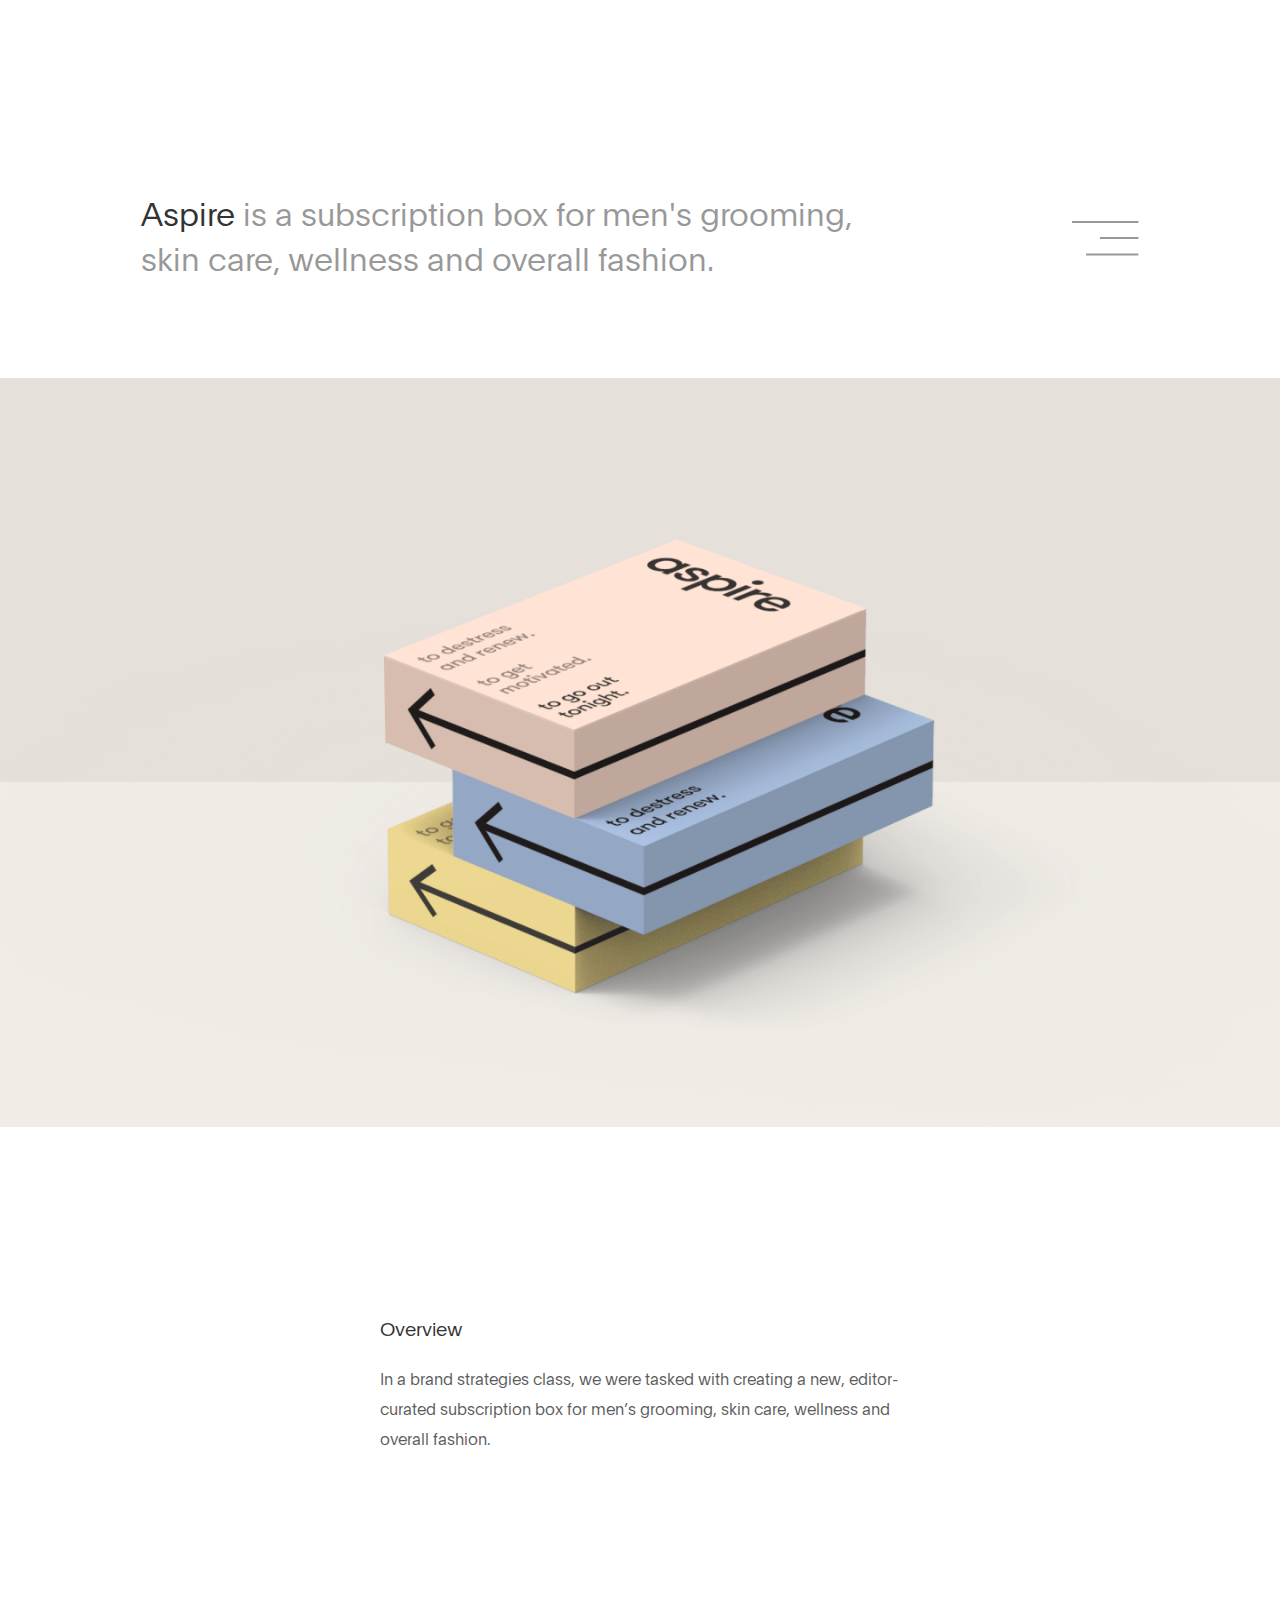
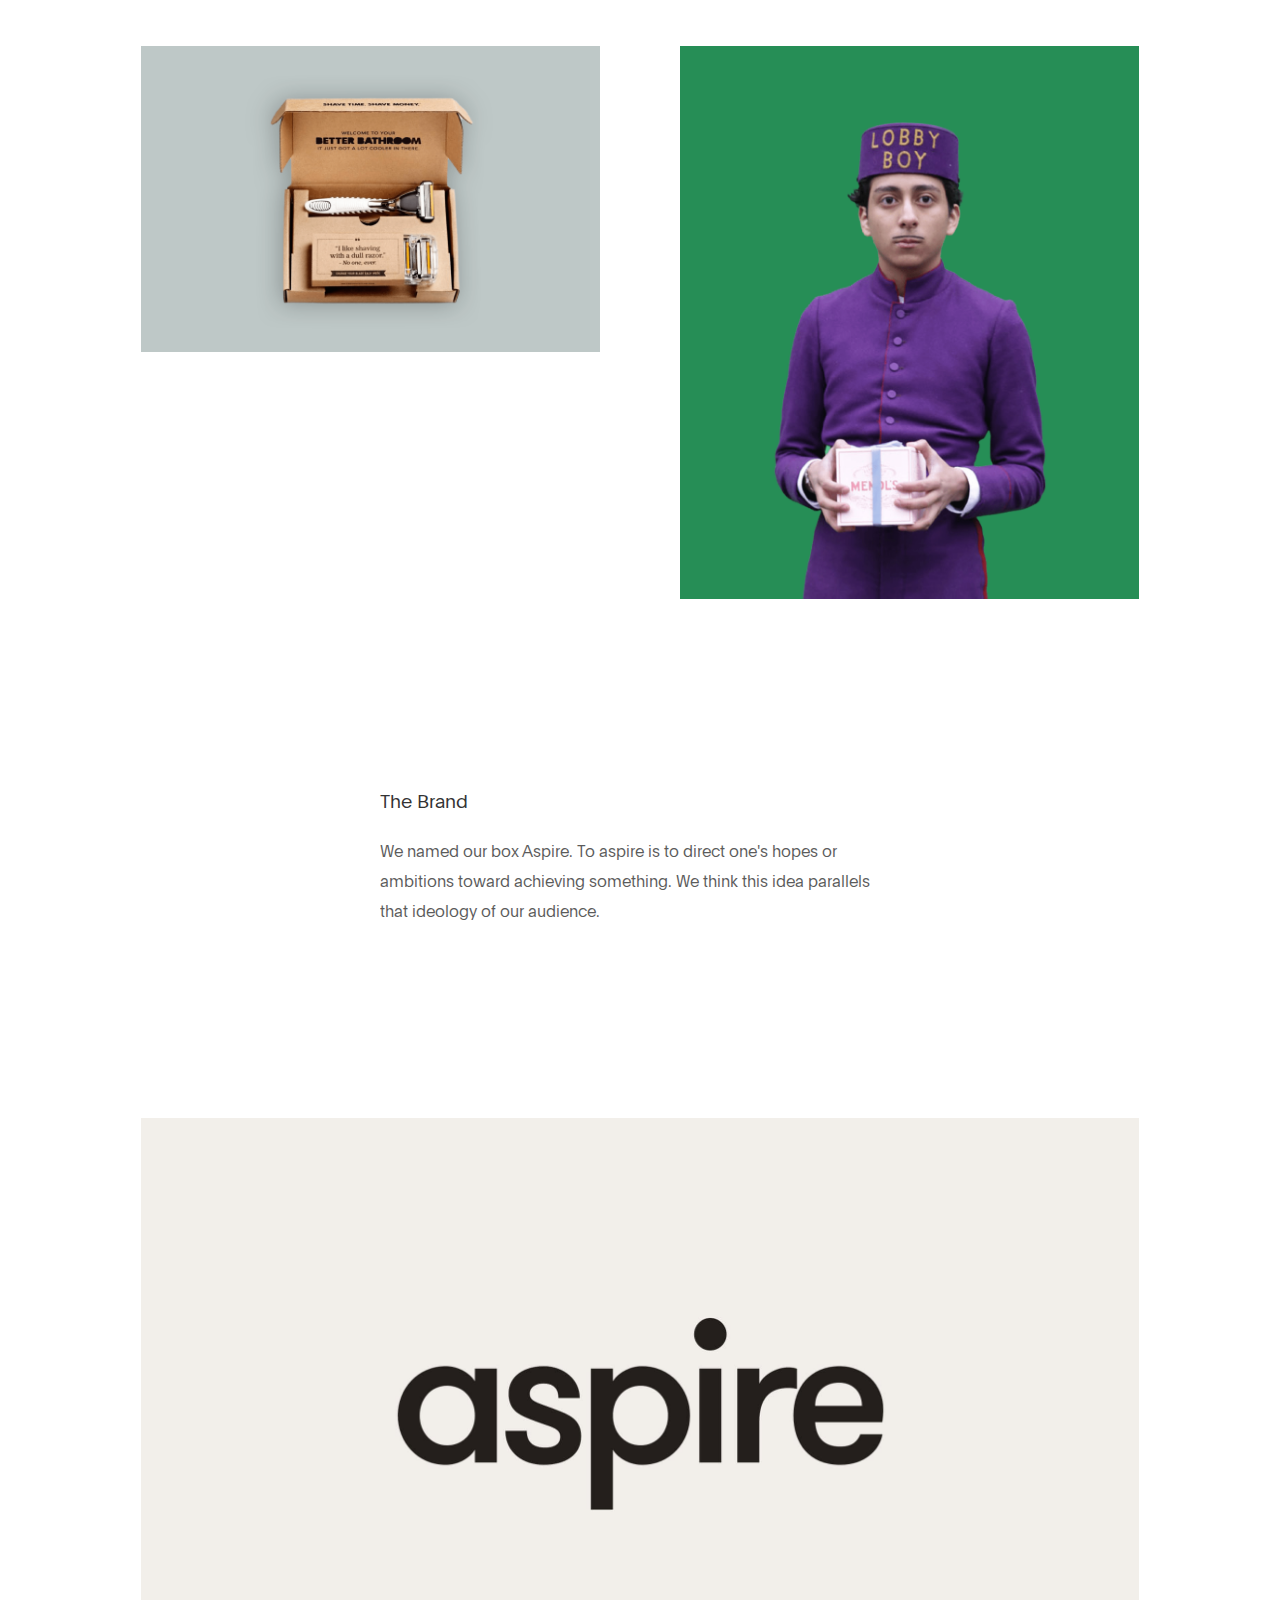
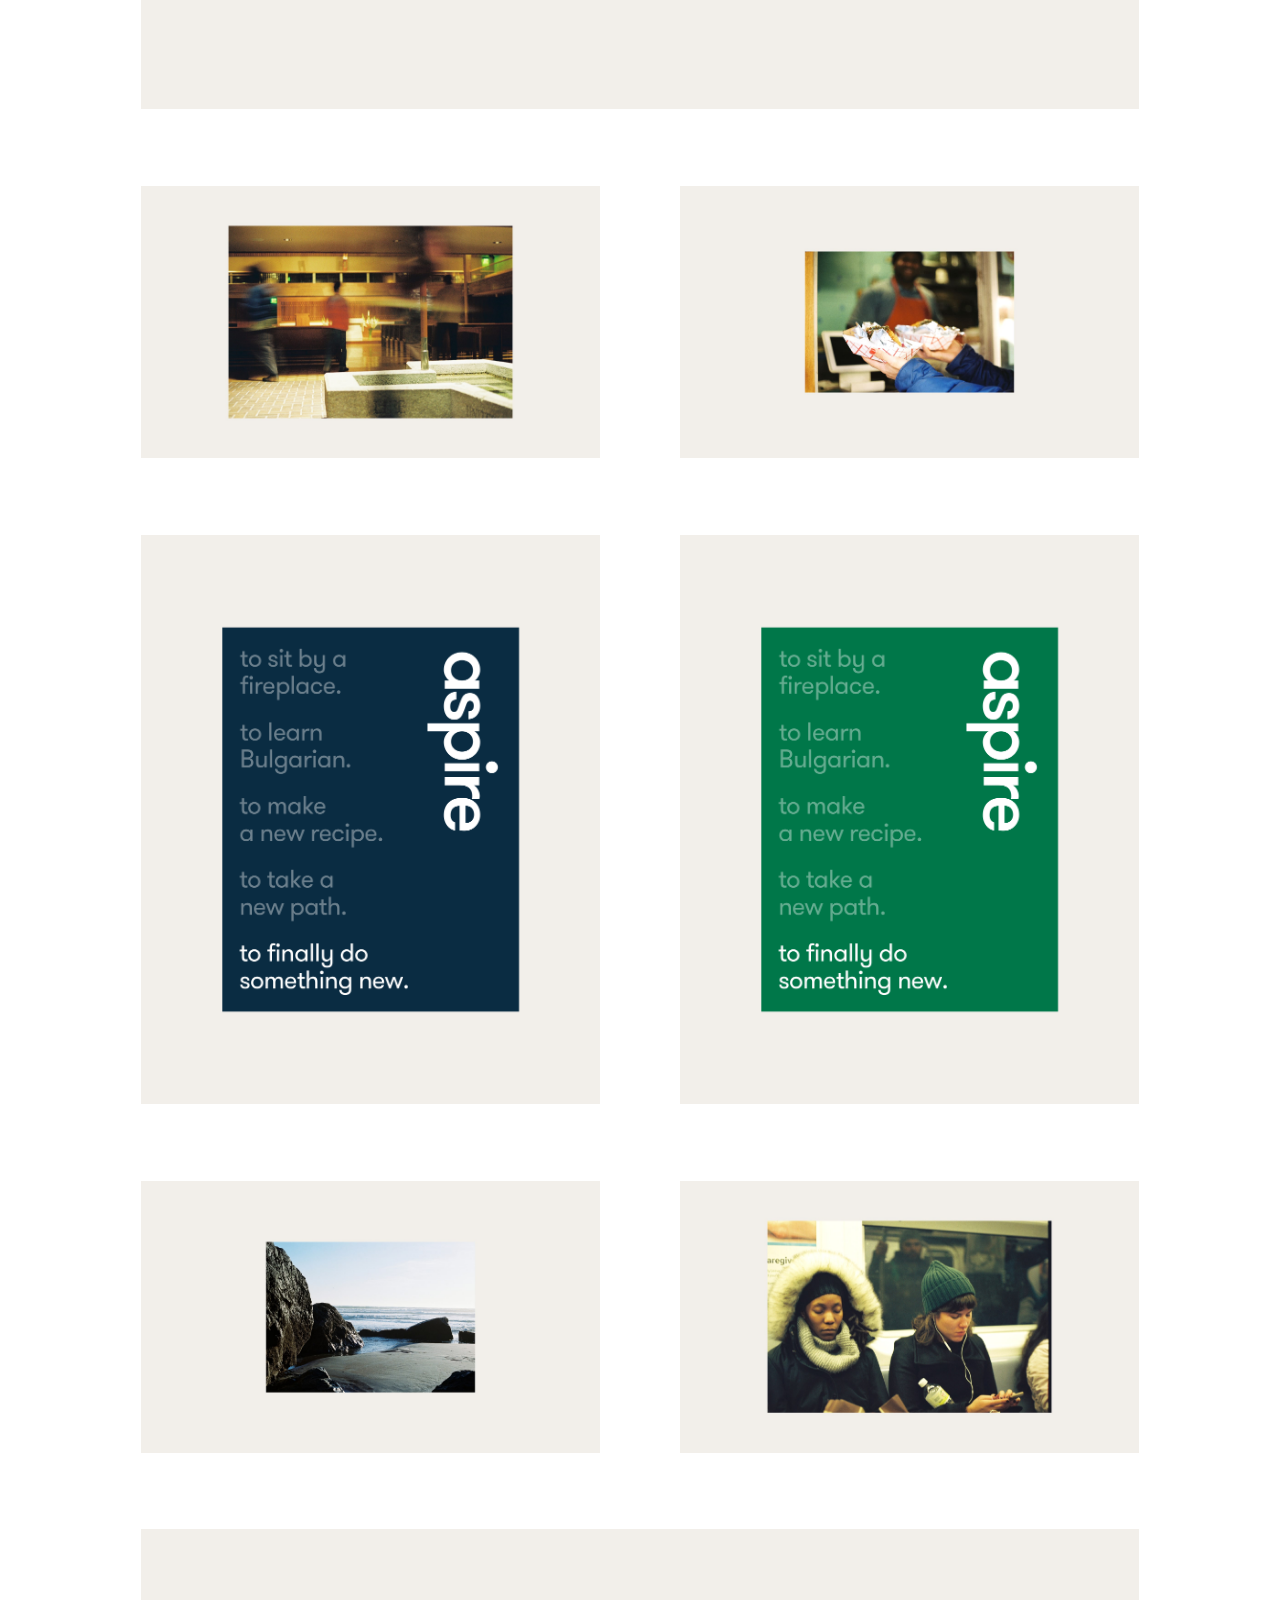
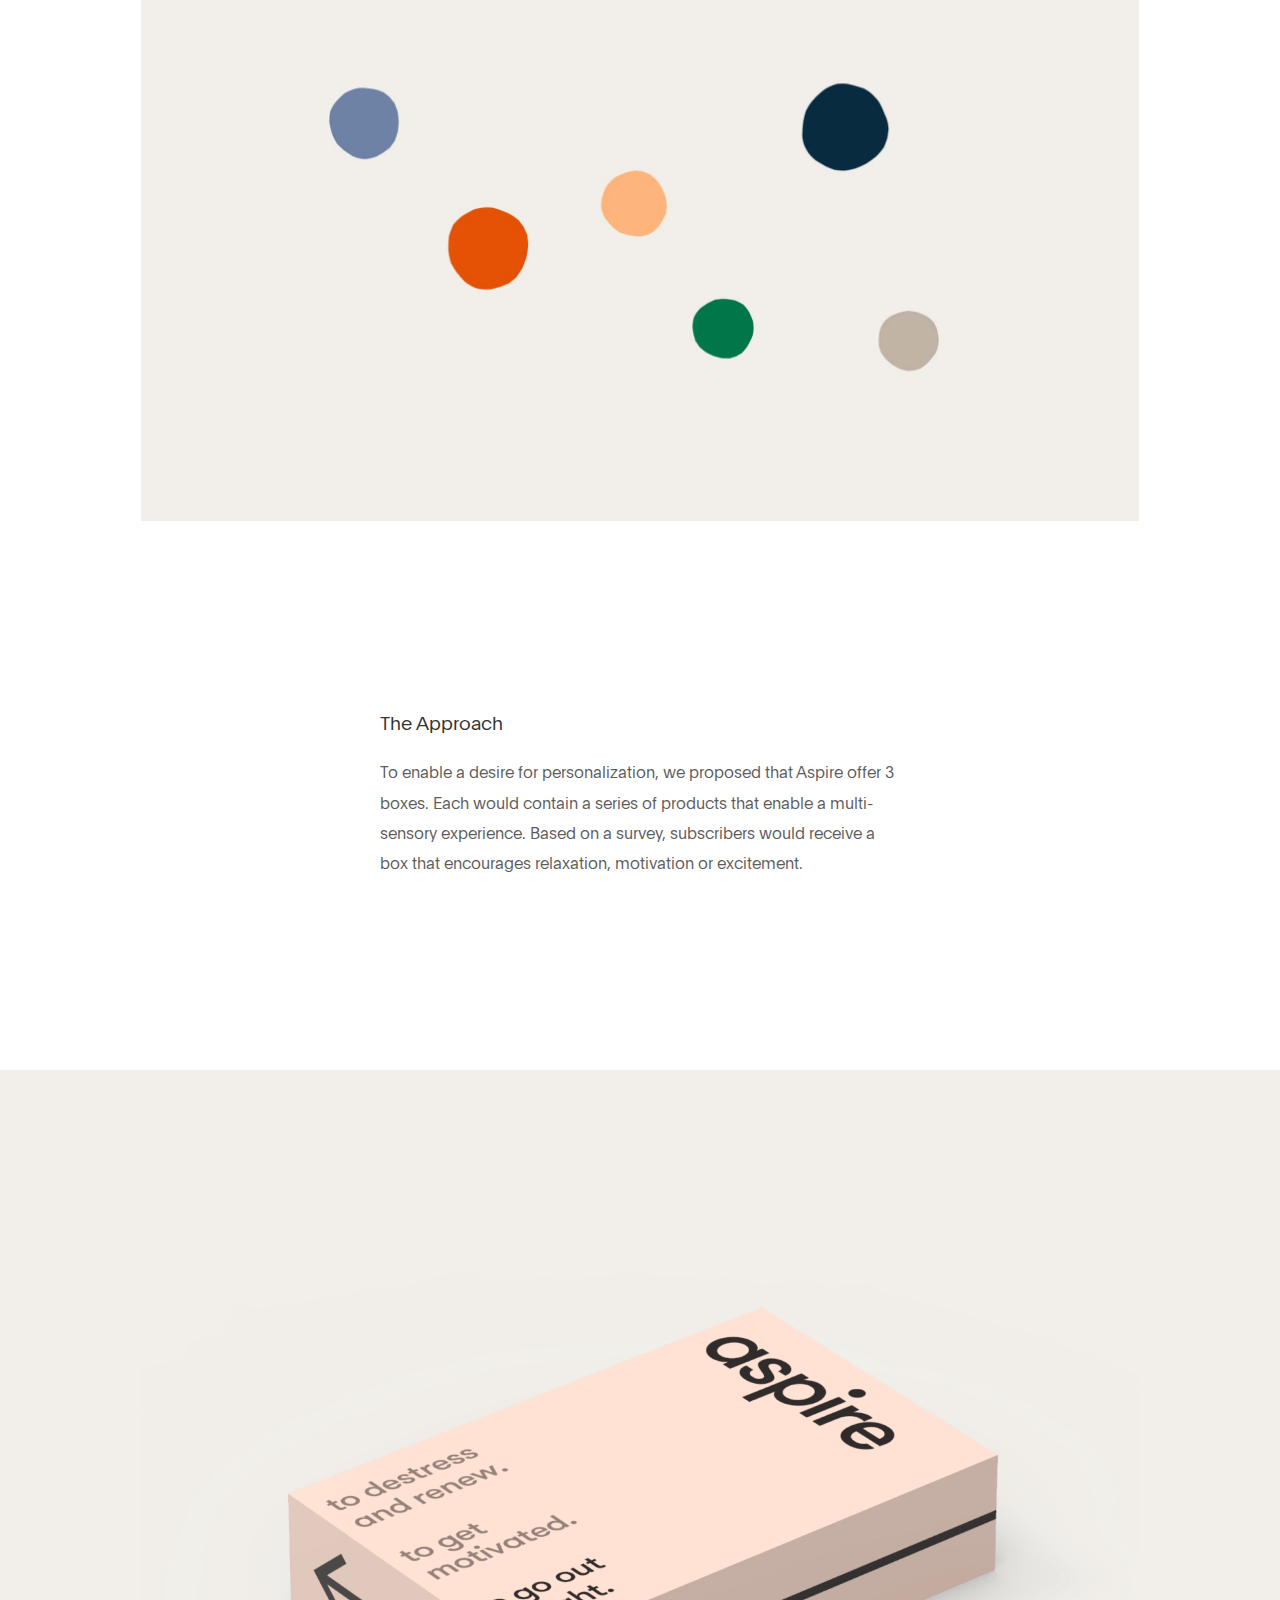
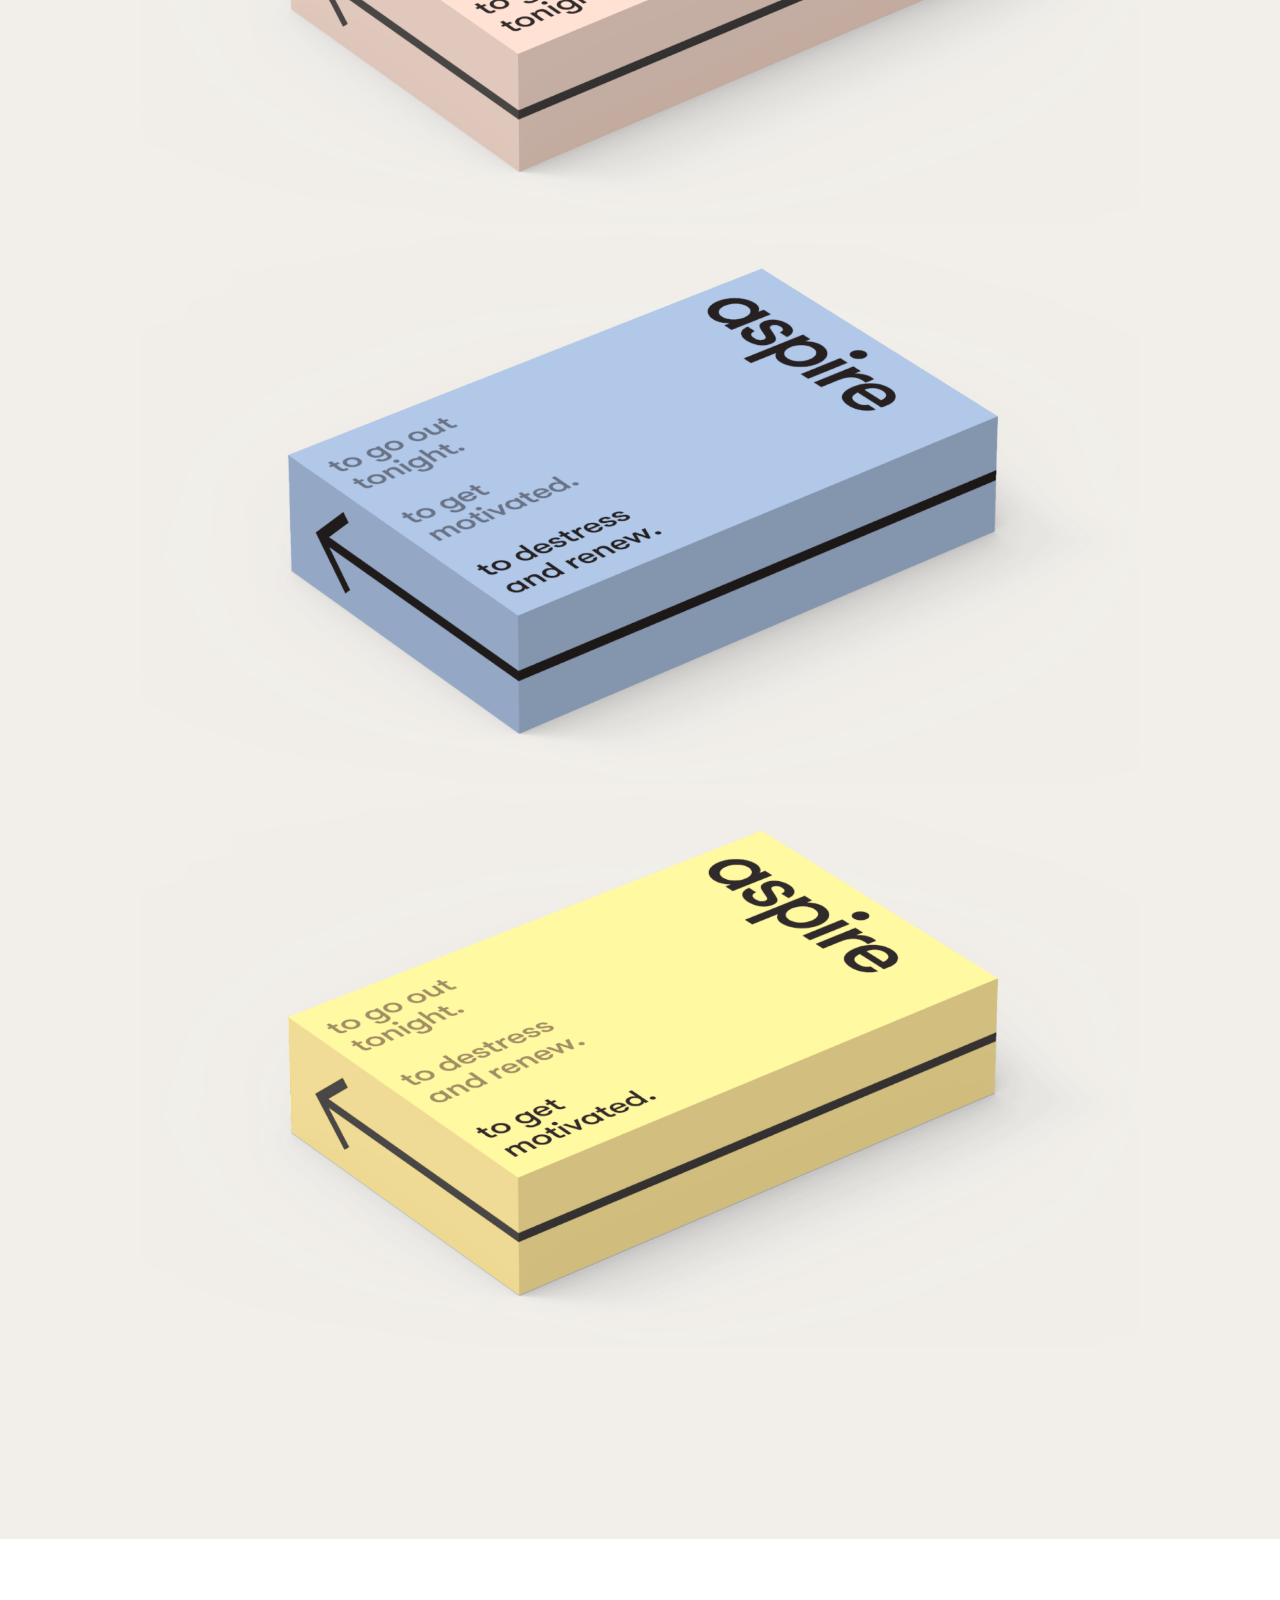
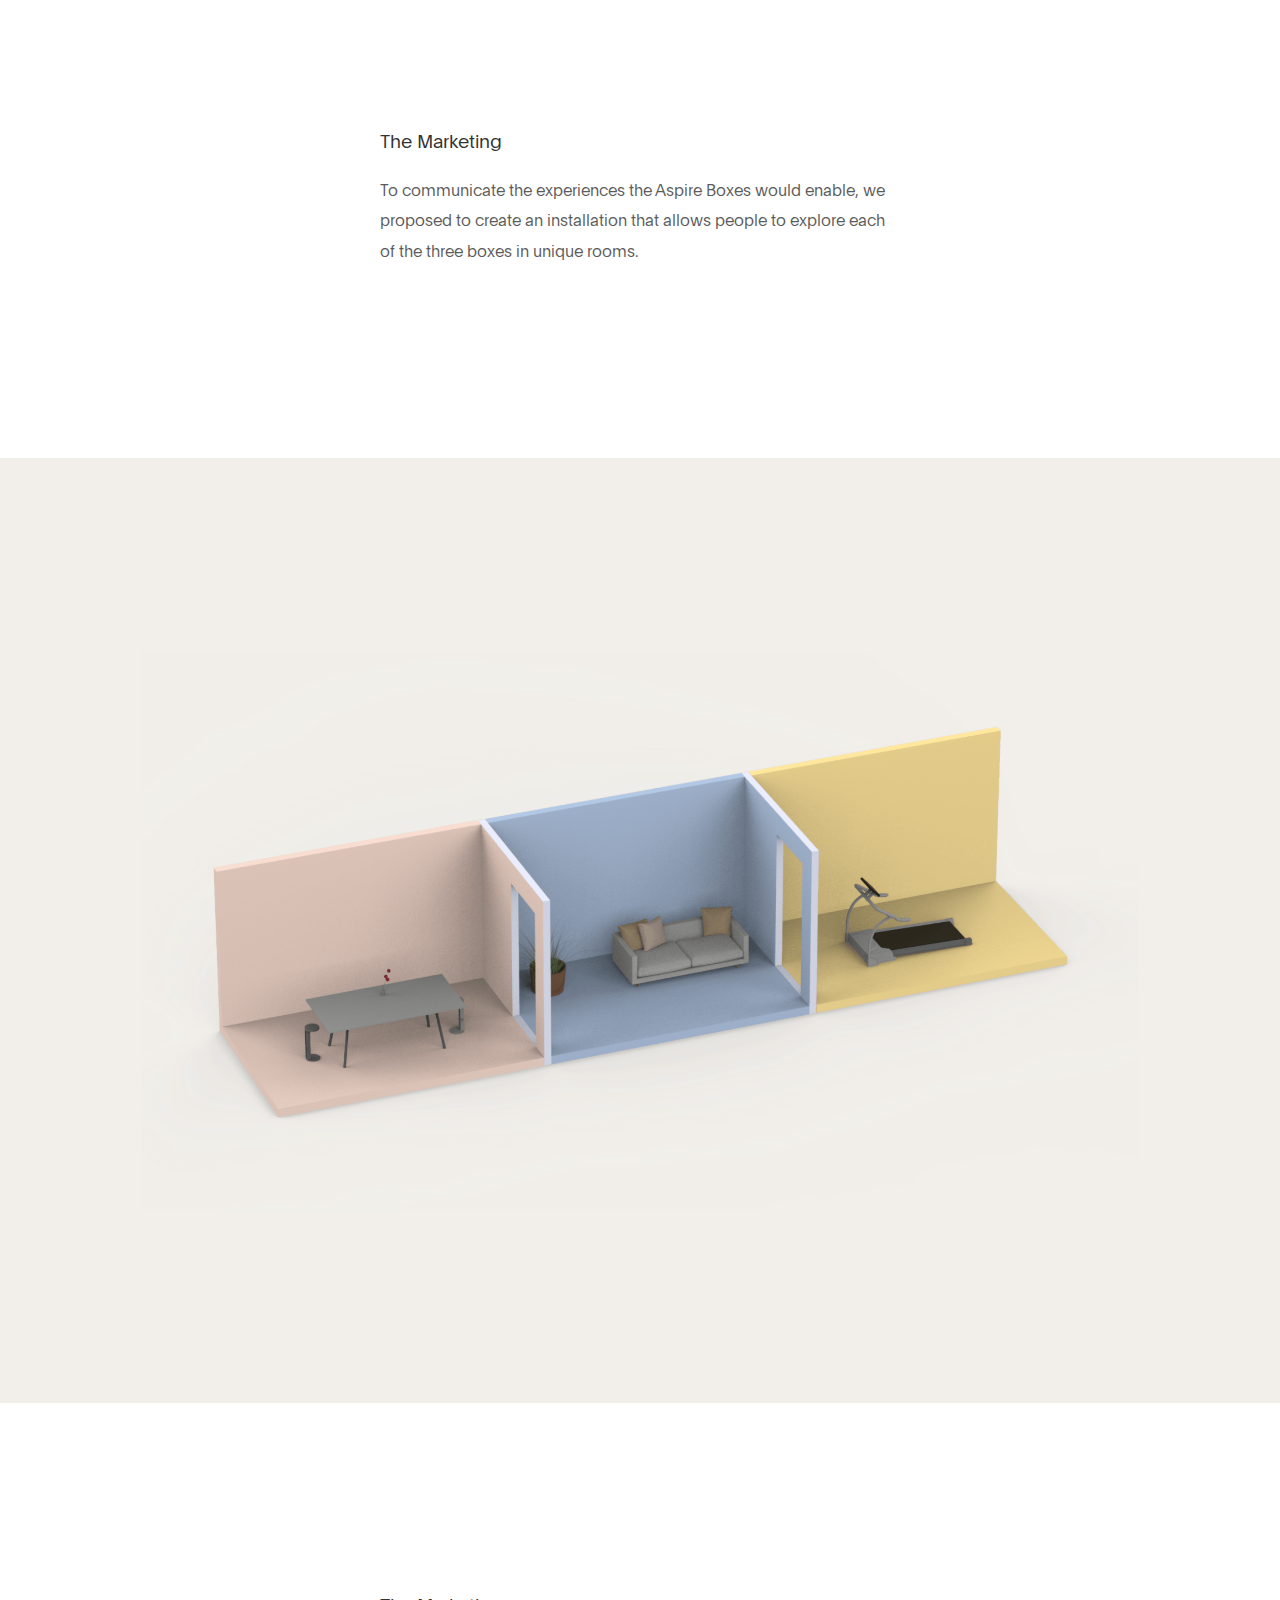
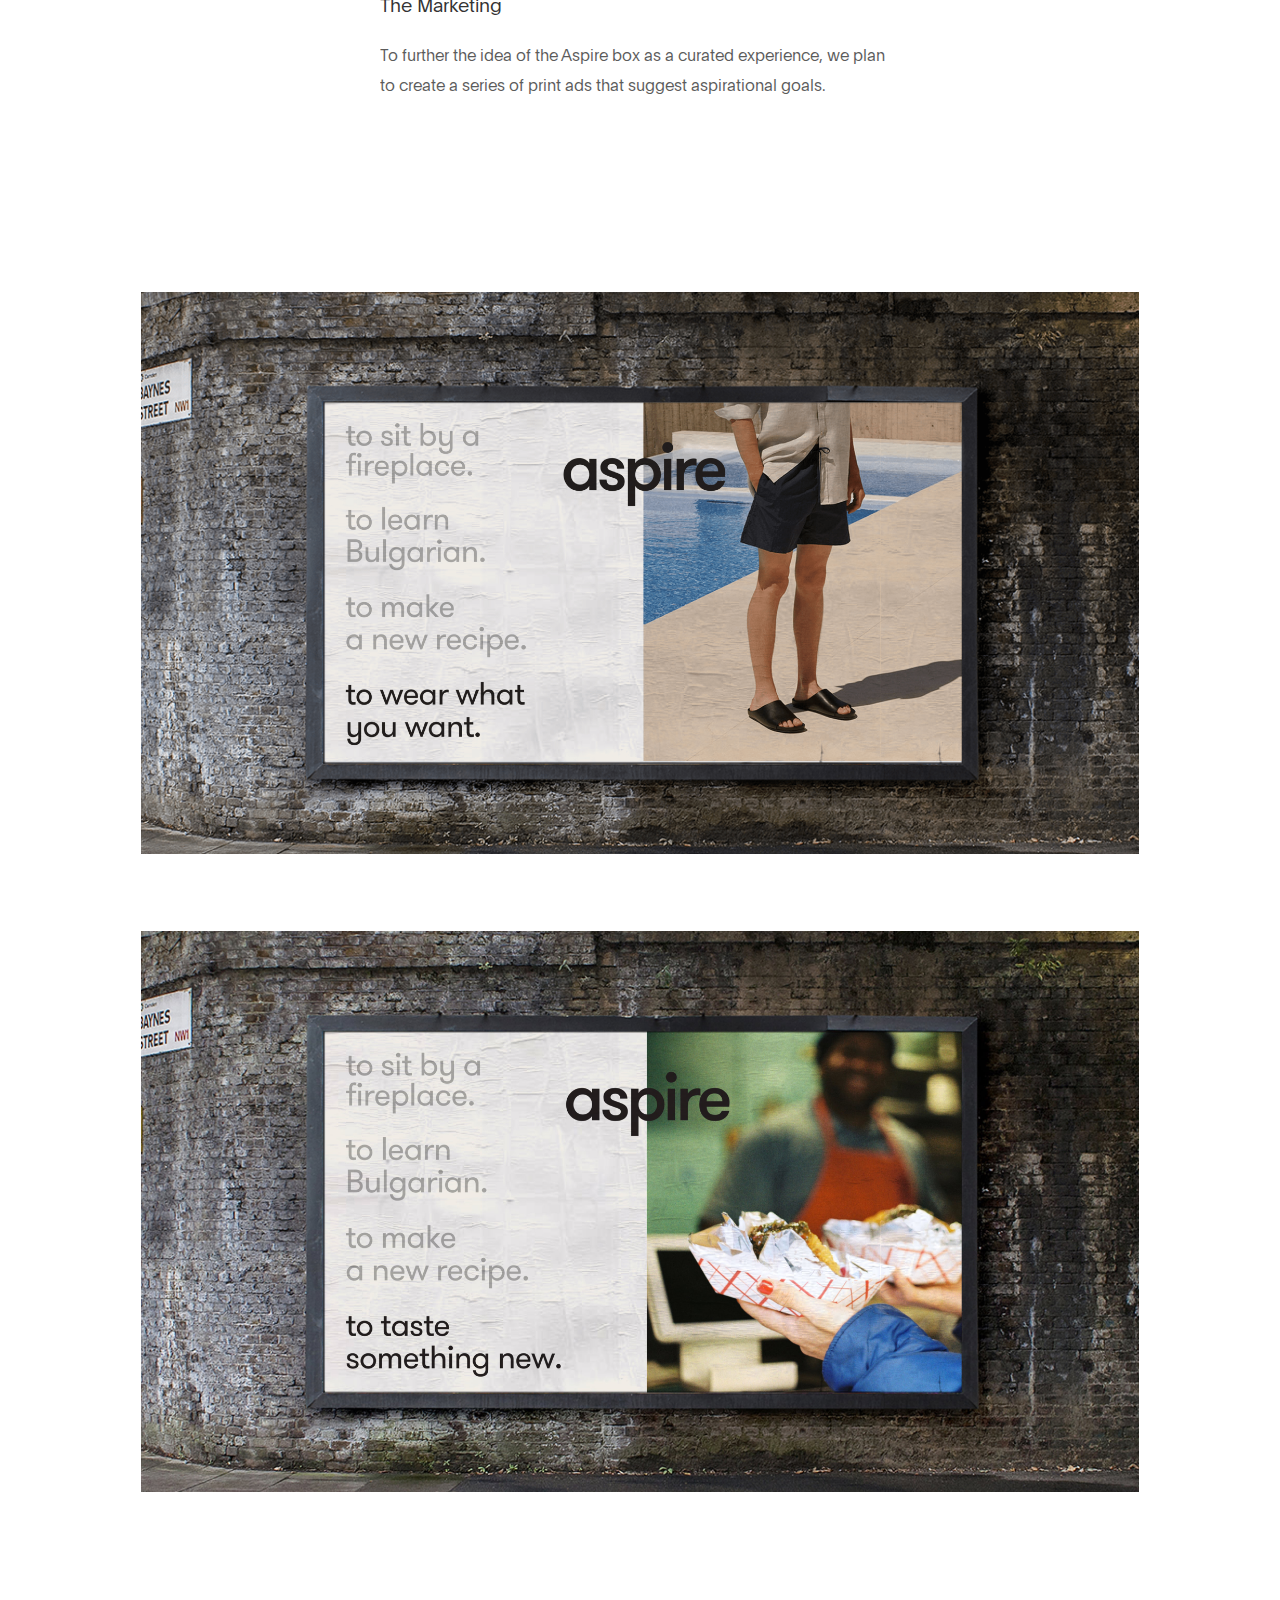
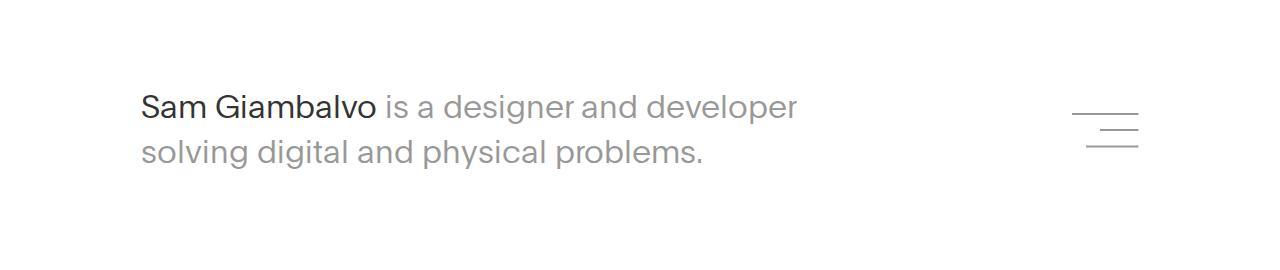
<file: aspire.html>
<html>
  <head>
    <meta charset="UTF-8">
    <title>Sam Giambalvo</title>
    <link type="text/css" rel="stylesheet" href="index.css" />
    <meta name="viewport" content="width=device-width, initial-scale=1">
    <script src="jquery-3.1.1.min.js"></script>
     <script src="scripts.js"></script>  
     <link rel="stylesheet" href="flickity.css">
     <script src="flickity.pkgd.min.js"></script>  
     <link rel="stylesheet" type="text/css" media="screen" href="PlainLight-Regular.css" />       
     <meta name="format-detection" content="telephone=no">
     <link rel="shortcut icon" type="image/x-icon" href="http://samgiambalvo.com/imgs/favicon.ico?v=2" />
  </head>
	<body>
    
    <div class="shade"></div>
    <div class="menu">
      <h1 class="index">Projects</h1>
      <h1 class="play">Play</h1>
      <h1 class="about">Contact</h1>
    </div>
    <div class="mob nav">
      <h1 class="nav-projects">Projects</h1>
      <h1 class="nav-play">Play</h1>
      <h1 class="nav-about">Contact</h1>
    </div>
   
    <div class="container">
      
      <div class="grid-container intro">
        <div class="col-most">
          <h1>Aspire <span class="half">is a subscription box for men's grooming, skin care, wellness and overall fashion.</span></h1>
        </div>
        <div class="col-quart right">
          <img class="right menu-img"src="imgs/index/lines.svg"/>
        </div>
      </div>
    </div>

    <div class="bg full">
      <img src="imgs/aspire/intro.png">
    </div>
    
    <div class="container">
      
      <div class="desc-container">
        <h1>Overview</h1>
        <p>In a brand strategies class, we were tasked with creating a new, editor-curated subscription box for men’s grooming, skin care, wellness and overall fashion.</p>
      </div>

  <div class="grid-container">
    <div class="col-half">
        <img src="imgs/aspire/research1.png">
        <div class="image-cred">
          <h1>People don’t just want products - it’s about a chance to try new items without traveling or overspending.</h1>
        </div>
      </div>
    <div class="col-half right">
          <img src="imgs/aspire/research2.png">
        <div class="image-cred">
          <h1>Research shows that personalization increases the likelihood of subscription by 13%, and 28% of subscribers prefer it.</h1>
        </div>
    </div>
  </div>
    
    <div class="desc-container">
      <h1>The Brand</h1>
      <p>We named our box Aspire. To aspire is to direct one's hopes 
or ambitions toward achieving something. We think this idea parallels that ideology of our audience.</p>
    </div>
    
    <div class="grid-container">
      <div class="col-full">
        <img src="imgs/aspire/brand1.jpg"/>
      </div>
     <div class="grid-container img-stack">
       <div class="col-half">
         <img src="imgs/aspire/brand3.jpg"/>
       </div>
       <div class="col-half right">
         <img src="imgs/aspire/brand4.jpg"/>
       </div>
     </div>
     <div class="grid-container img-stack">
       <div class="col-half">
         <img src="imgs/aspire/brand5.png"/>
       </div>
       <div class="col-half right">
         <img src="imgs/aspire/brand6.png"/>
       </div>
     </div>
     <div class="grid-container img-stack">
       <div class="col-half">
         <img src="imgs/aspire/brand8.jpg"/>
       </div>
       <div class="col-half right">
         <img src="imgs/aspire/brand7.jpg"/>
       </div>
     </div>
      <div class="col-full img-stack">
        <img src="imgs/aspire/brand2.jpg"/>
      </div>
    </div>
    
      <div class="desc-container">
        <h1>The Approach</h1>
        <p>To enable a desire for personalization, we proposed that Aspire offer 3 boxes. Each would contain a series of products that enable a multi-sensory experience. Based on a survey, subscribers would receive a box that encourages relaxation, motivation or excitement.</p>
      </div>
  </div>
  
  
  
  <div class="bg tan with-margin">
    <div class="container">
      <div class="grid-container">
        <div class="col-full">
          <img src="imgs/aspire/box1.png"/>
        </div>
        <div class="col-full">
          <img src="imgs/aspire/box2.png"/>
        </div>
        <div class="col-full">
          <img src="imgs/aspire/box3.png"/>
        </div>
      </div>
    </div>
  </div>
  

      <div class="container">
      
        <div class="desc-container">
          <h1>The Marketing</h1>
          <p>To communicate the experiences the Aspire Boxes would enable, we proposed to create an installation that allows people to explore each of the three boxes in unique rooms.</p>
        </div>
      </div>
    
  <div class="bg tan with-margin">
    <div class="container">
      <div class="grid-container">
        <div class="col-full">
          <img src="imgs/aspire/rooms.png"/>
        </div>
      </div>
    </div>
  </div>
    
    <div class="container">
      
      <div class="desc-container">
        <h1>The Marketing</h1>
        <p>To further the idea of the Aspire box as a curated experience, we plan to create a series of print ads that suggest aspirational goals.</p>
      </div>
    
      <div class="grid-container">
        <div class="col-full">
          <img src="imgs/aspire/ad1.png"/>
        </div>
        <div class="col-full img-stack">
          <img src="imgs/aspire/ad2.jpg"/>
        </div>
      </div>
    </div>

    <div class="bg desk">
    <div class="container">
      
      <div class="grid-container intro">
        <div class="col-most">
          <h1>Sam Giambalvo <span class="half">is a designer and developer solving digital and physical problems.</span></h1>
        </div>
        <div class="col-quart right">
          <img class="right menu-img"src="imgs/index/lines.svg"/>
        </div>
      </div>
    </div>
  </div>

  <div class="container">
    <div class="grid-container desc mob bot">
      <div class="col-quart">
        <h1>Connect</h1>
      </div>
      <div class="col-half">
        <div class="col-quart clients">
          <p><a href="mailto:samgiambalvo@gmail.com">Email</a></p>
          <p><a href="https://www.linkedin.com/in/sam-giambalvo-94275761/" target="_blank">LinkedIn</a></p>
          <p></p>
        </div>
        <div class="col-quart clients">
          <p><a href="https://www.are.na/sam-giambalvo" target="_blank">Arena</a></p>
          <p><a href="https://twitter.com/samgmblvo" target="_blank">Twitter</a></p>
        </div>
        <div class="col-quart clients">
          <p><a href="https://github.com/sam-zoomforth" target="_blank">Github</a></p>
          <p><a href="https://www.instagram.com/samgiambalvo/" target="_blank">Instagram</a></p>
        </div>
      </div>
    </div>
  </div>

</body>
</html>
</file>
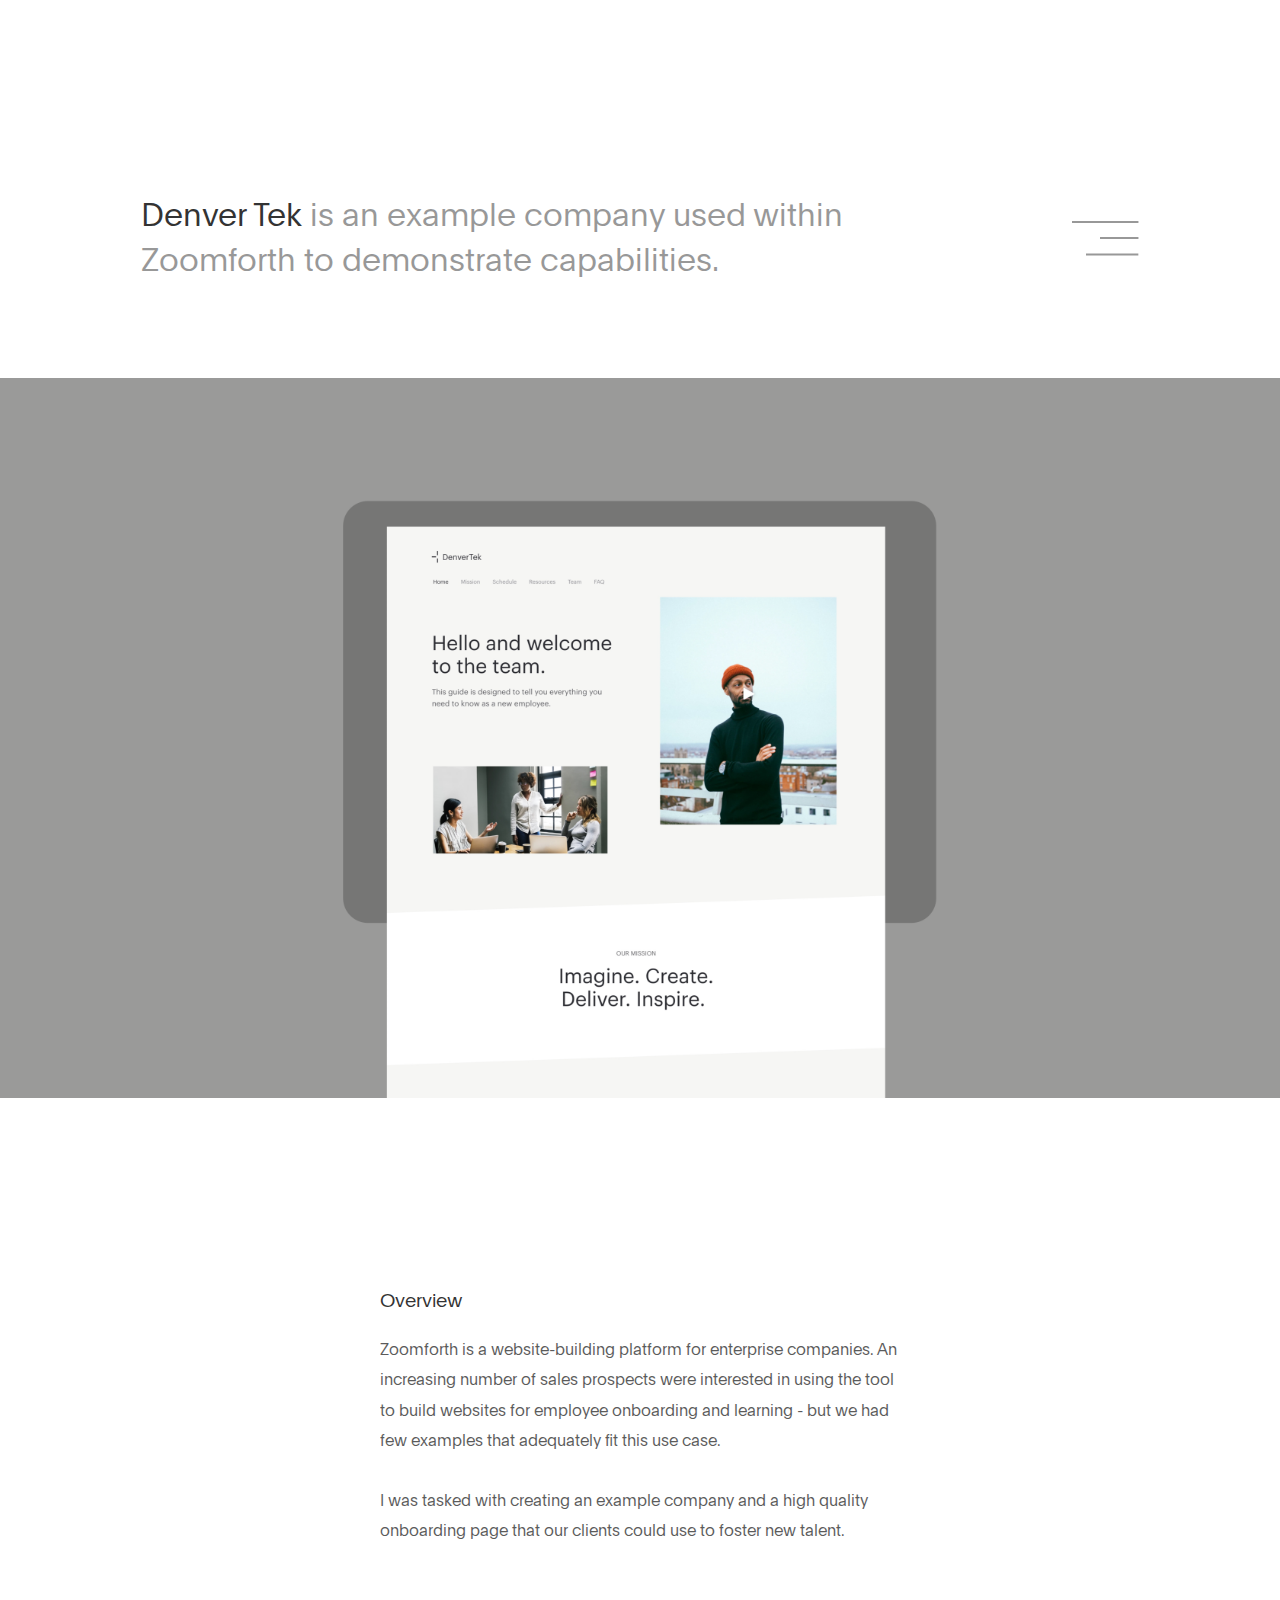
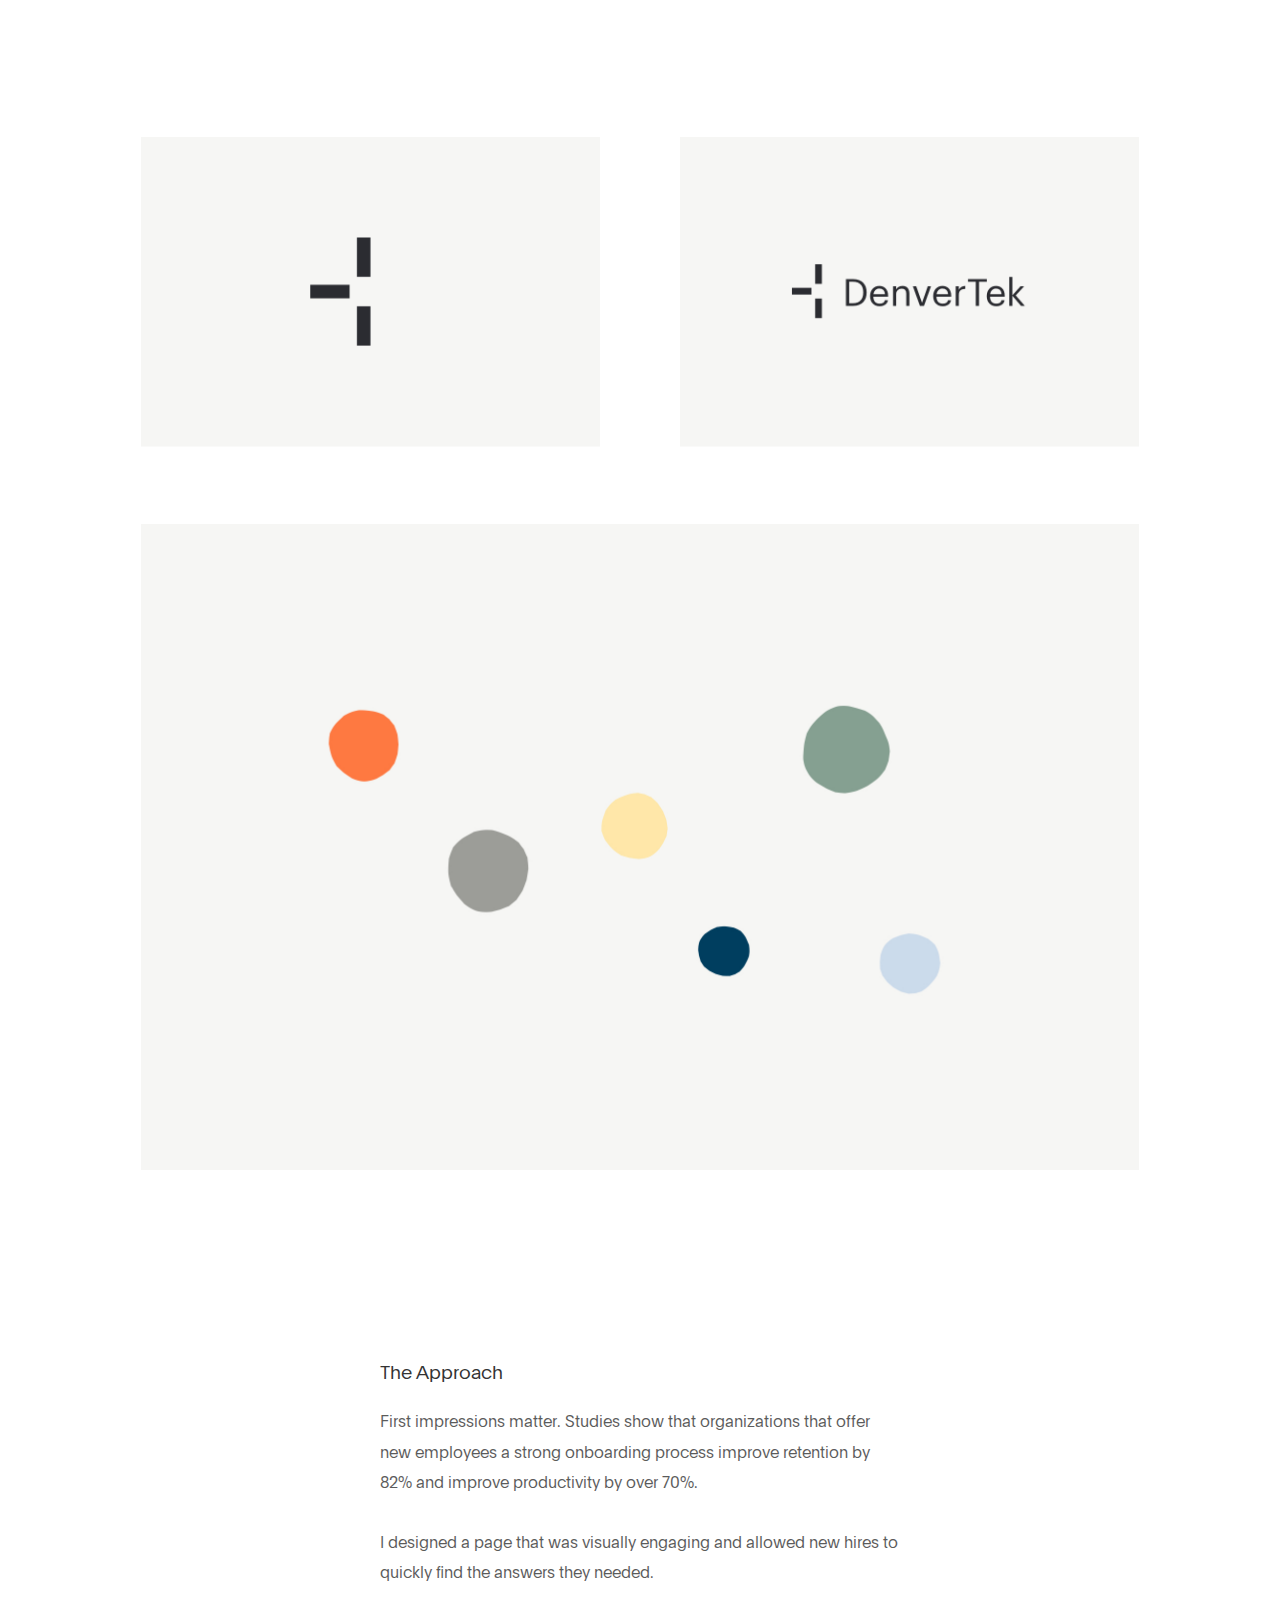
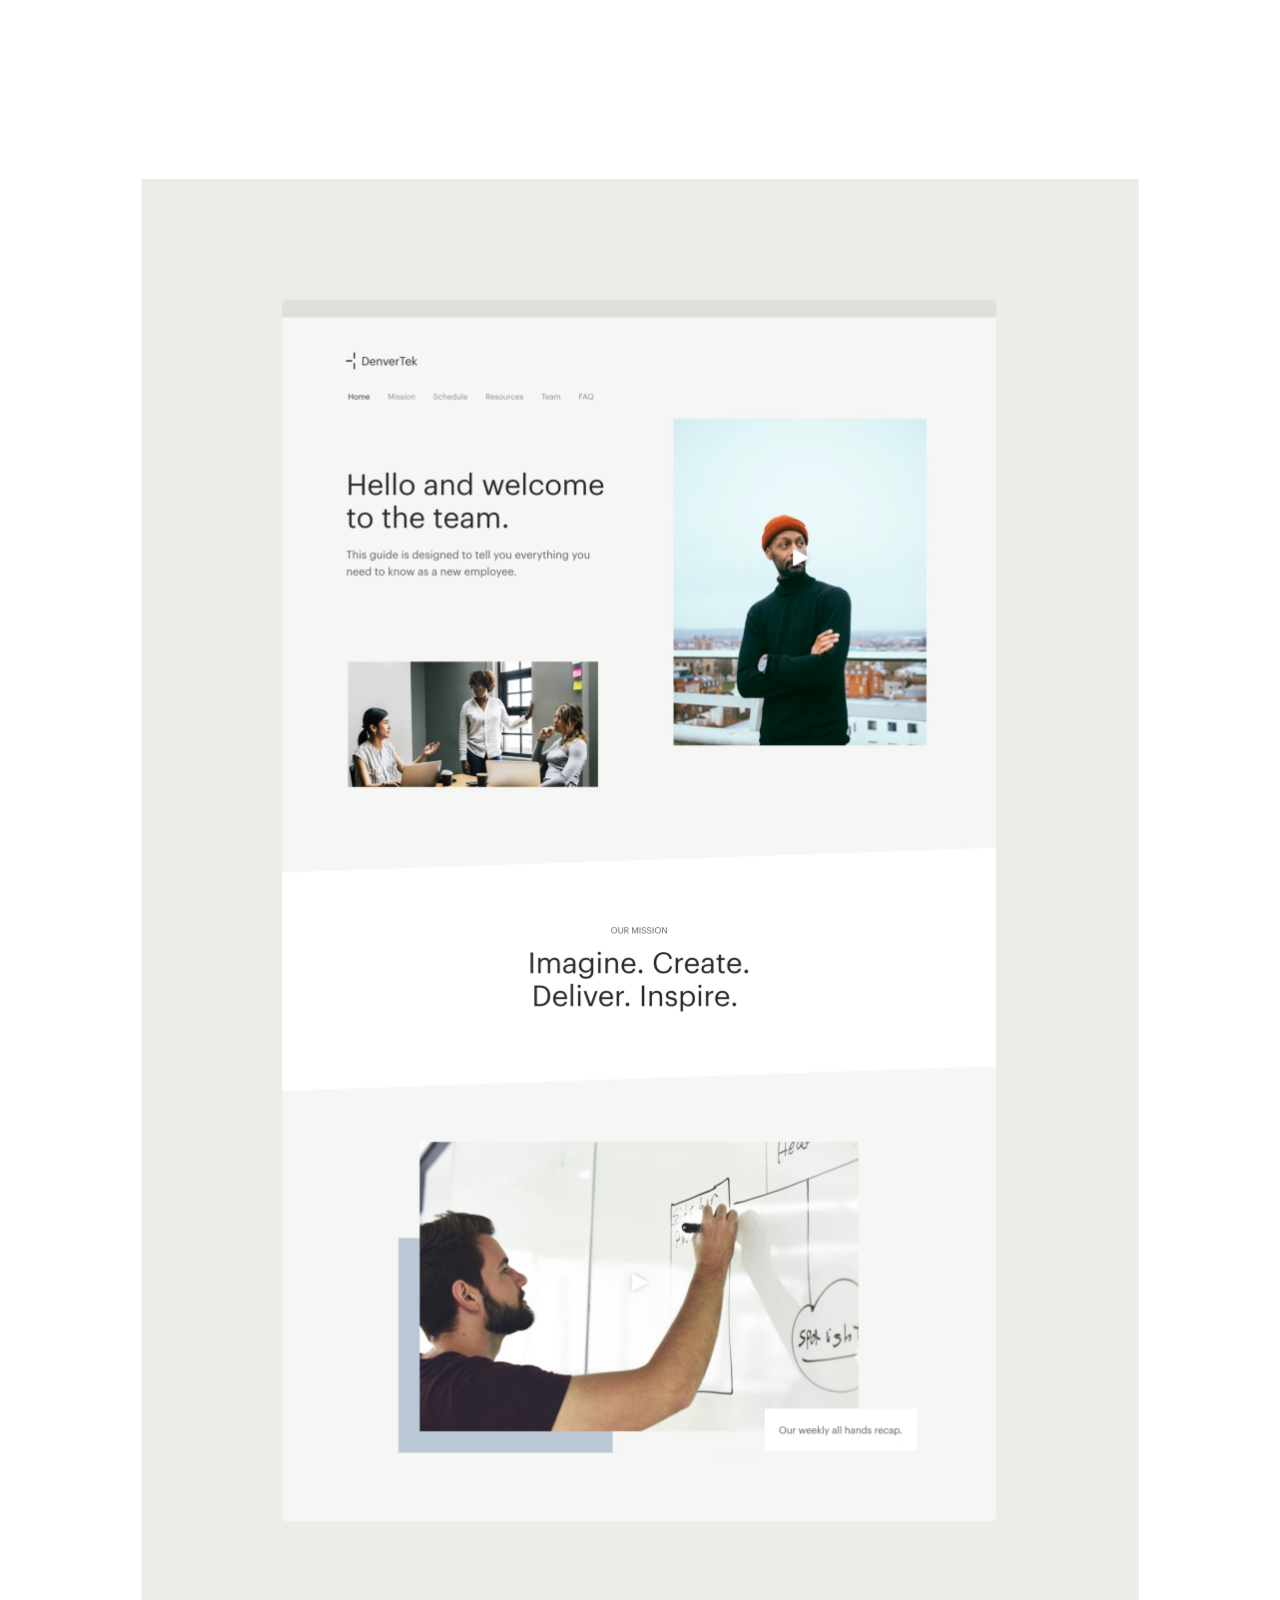
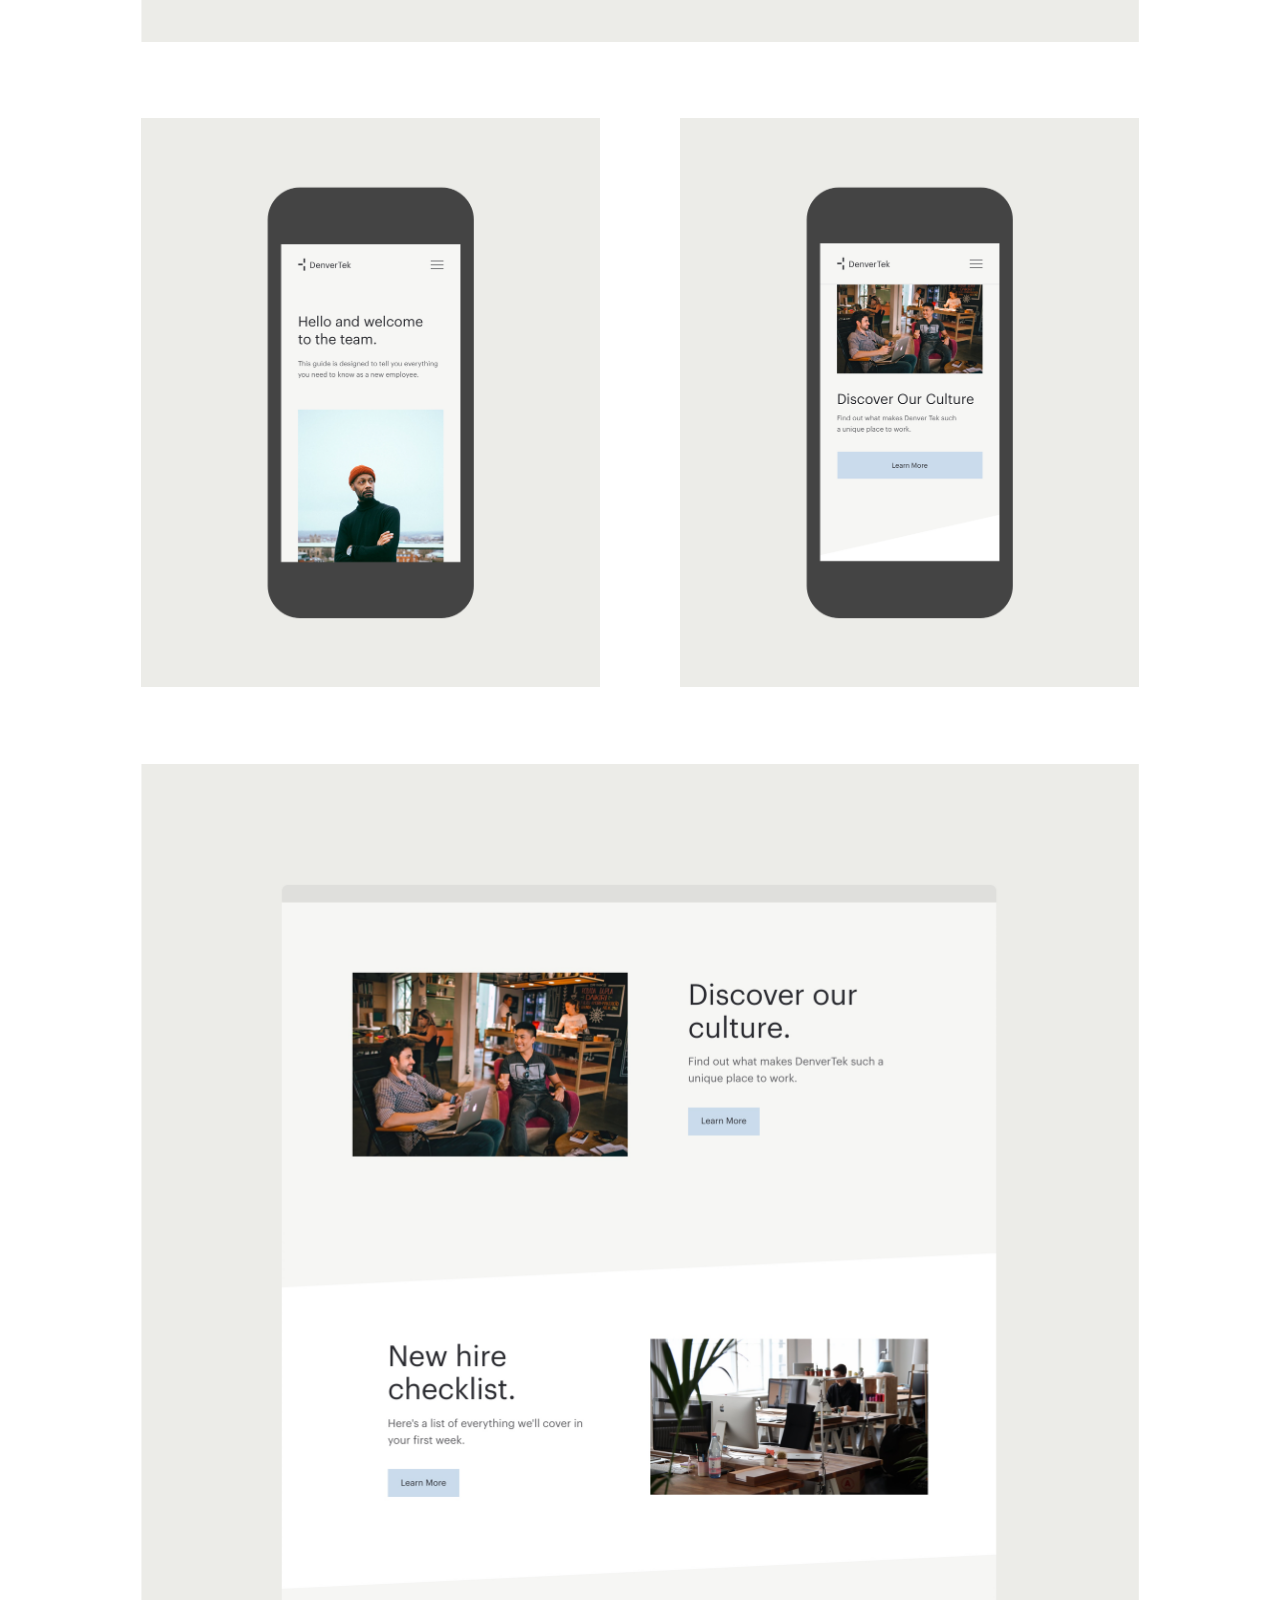
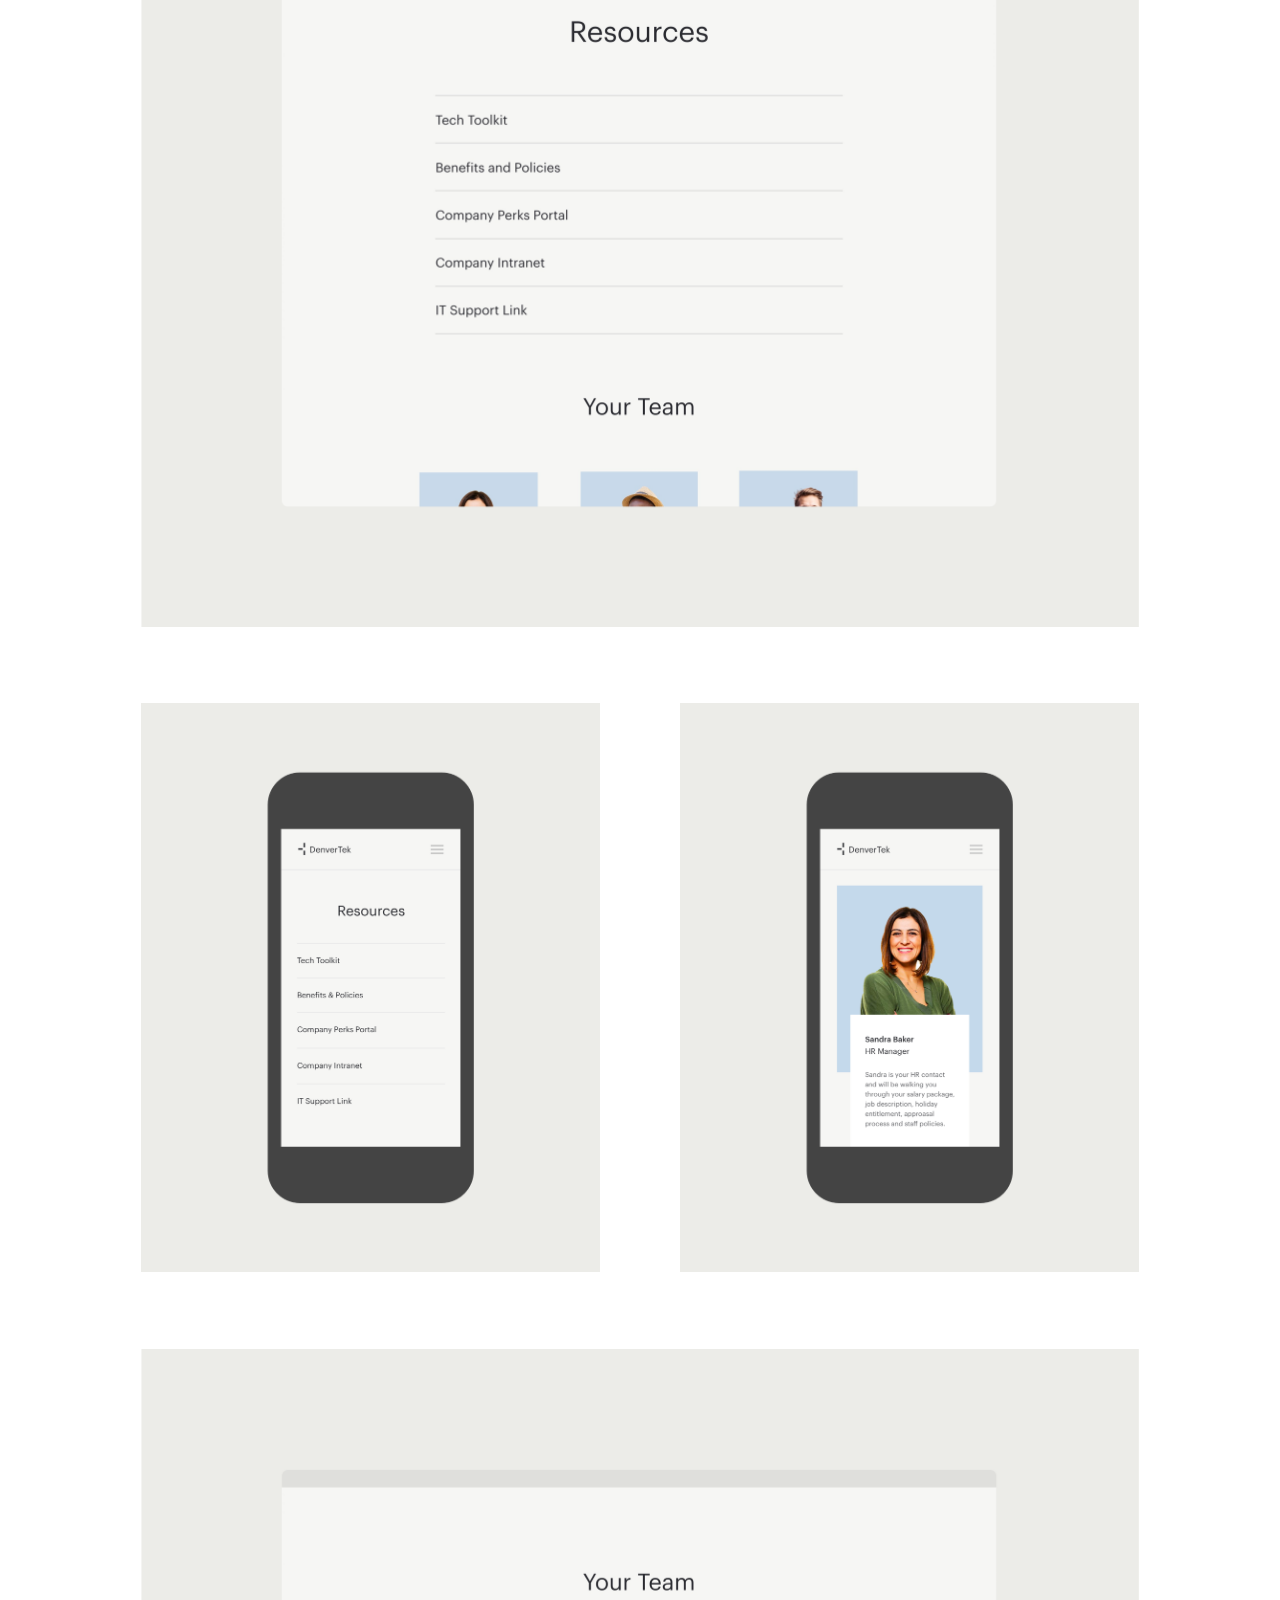
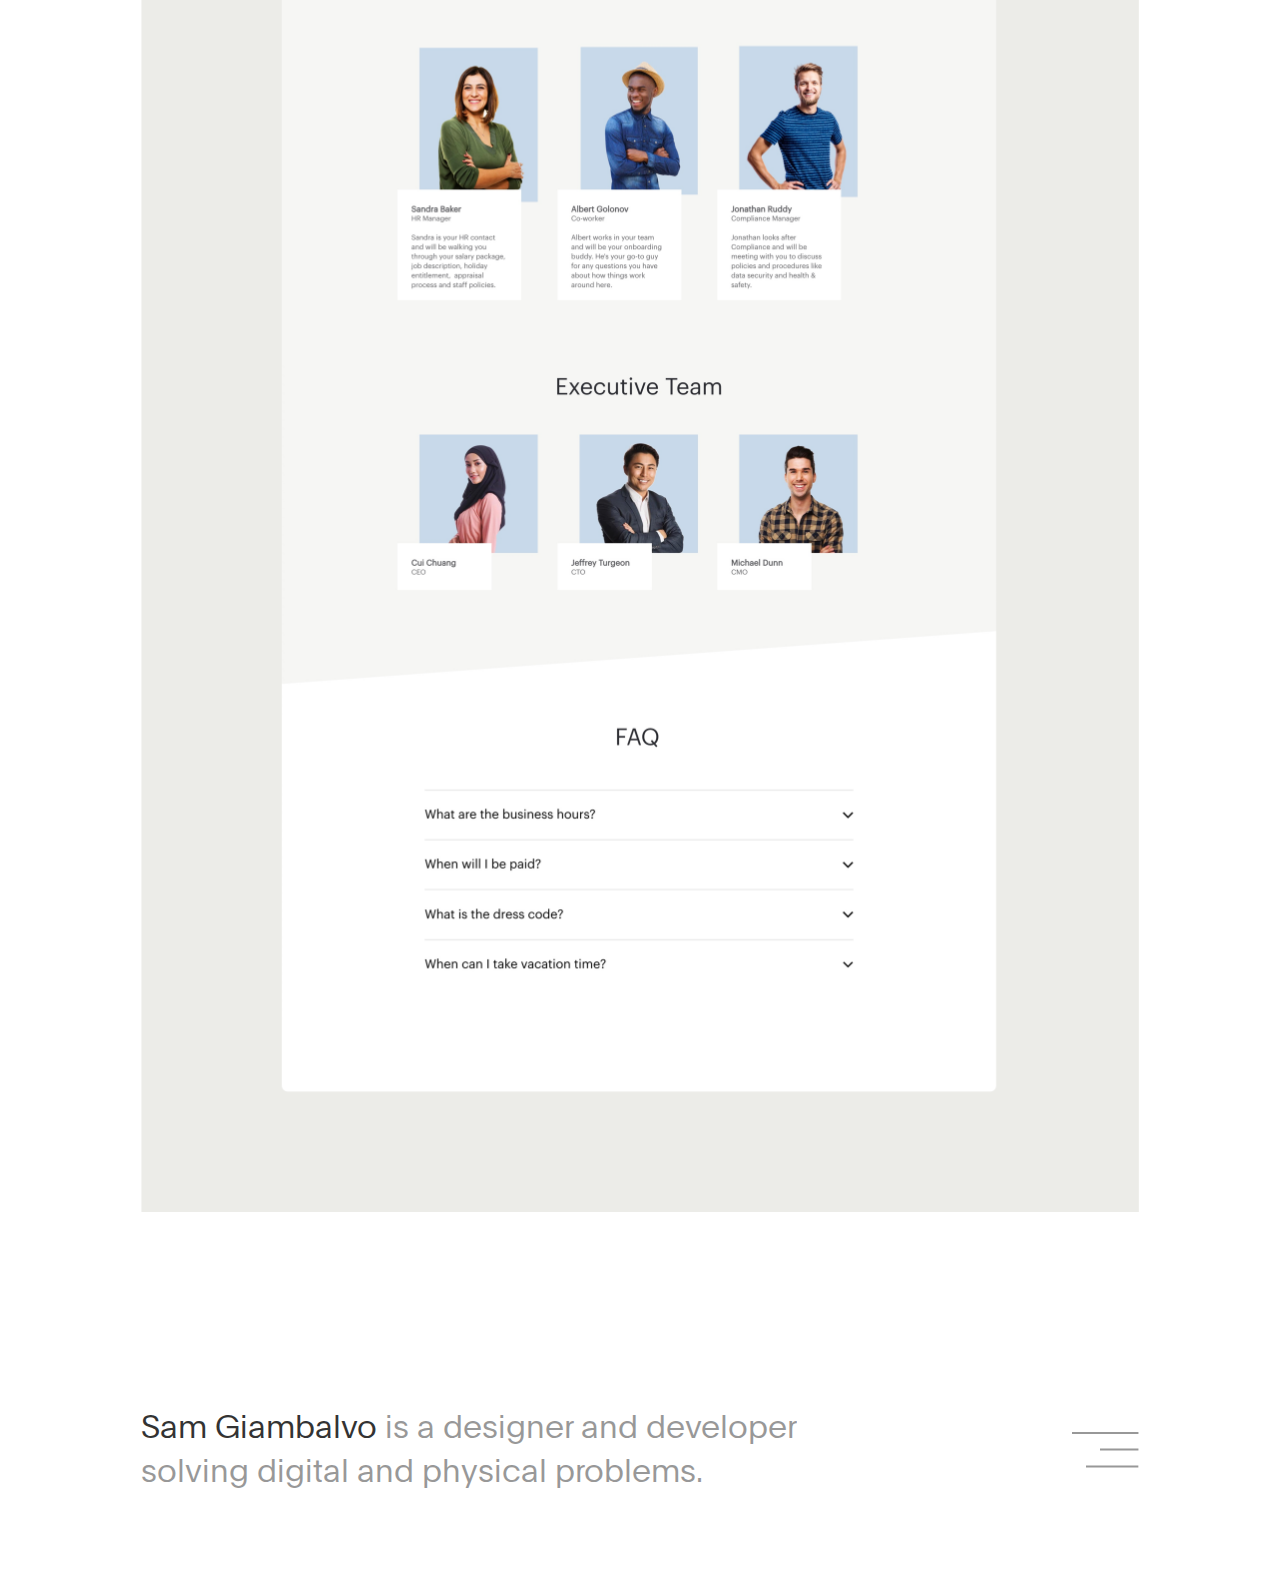
<file: denver.html>
<html>
  <head>
    <meta charset="UTF-8">
    <title>Sam Giambalvo</title>
    <link type="text/css" rel="stylesheet" href="index.css" />
    <meta name="viewport" content="width=device-width, initial-scale=1">
    <script src="jquery-3.1.1.min.js"></script>
     <script src="scripts.js"></script>  
     <link rel="stylesheet" href="flickity.css">
     <script src="flickity.pkgd.min.js"></script>  
     <link rel="stylesheet" type="text/css" media="screen" href="PlainLight-Regular.css" />       
 <meta name="format-detection" content="telephone=no">
 <link rel="shortcut icon" type="image/x-icon" href="http://samgiambalvo.com/imgs/favicon.ico?v=2" />
  </head>
	<body>
    
    <div class="shade"></div>
    <div class="menu">
      <h1 class="index">Projects</h1>
      <h1 class="play">Play</h1>
      <h1 class="about">Contact</h1>
    </div>
    <div class="mob nav">
      <h1 class="nav-projects">Projects</h1>
      <h1 class="nav-play">Play</h1>
      <h1 class="nav-about">Contact</h1>
    </div>
   
    <div class="container">
      
      <div class="grid-container intro">
        <div class="col-most">
          <h1>Denver Tek <span class="half">is an example company used within Zoomforth to demonstrate capabilities.</span></h1>
        </div>
        <div class="col-quart right">
          <img class="right menu-img"src="imgs/index/lines.svg"/>
        </div>
      </div>
    </div>

    <div class="bg full">

      <img src="imgs/denver/intro.png">
    </div>
    
    <div class="container">
      
      <div class="desc-container">
        <h1>Overview</h1>
        <p>Zoomforth is a website-building platform for enterprise companies. An increasing number of sales prospects were interested in using the tool to build websites for employee onboarding and learning - but we had few examples that adequately fit this use case. <br><br>I was tasked with creating an example company and a high quality onboarding page that our clients could use to foster new talent.</p>
      </div>
      
      <div class="grid-container">
        <div class="col-half">
          <img src="imgs/denver/logo1.png"/>
        </div>
        <div class="col-half right">
          <img src="imgs/denver/logo2.png"/>
        </div>
      </div>
      <div class="col-full img-stack">
        <img src="imgs/denver/colors.jpg"/>
      </div>
      
      <div class="desc-container">
        <h1>The Approach</h1>
        <p>First impressions matter. Studies show that organizations that offer new employees a strong onboarding process improve retention by 82% and improve productivity by over 70%. <br><br>I designed a page that was visually engaging and allowed new hires to quickly find the answers they needed. </p>
      </div>
			
		  <div class="grid-container">
		  <div class="col-full">
		    <img src="imgs/denver/mock1.png"/>
		  </div>
      <div class="grid-container img-stack">
        <div class="col-half">
          <img src="imgs/denver/mob1.png"/>
        </div>
        <div class="col-half right">
          <img src="imgs/denver/mob2.png"/>
        </div>
      </div>
		  <div class="col-full img-stack">
		    <img src="imgs/denver/mock2.png"/>
		  </div>
      <div class="grid-container img-stack">
        <div class="col-half">
          <img src="imgs/denver/mob3.png"/>
        </div>
        <div class="col-half right">
          <img src="imgs/denver/mob4.png"/>
        </div>
      </div>
		  <div class="col-full img-stack">
		    <img src="imgs/denver/mock3.png"/>
		  </div>
  </div>
  
    <div class="bg desk">
    <div class="container">
      
      <div class="grid-container intro">
        <div class="col-most">
          <h1>Sam Giambalvo <span class="half">is a designer and developer solving digital and physical problems.</span></h1>
        </div>
        <div class="col-quart right">
          <img class="right menu-img"src="imgs/index/lines.svg"/>
        </div>
      </div>
    </div>
  </div>

  <div class="container">
    <div class="grid-container desc mob bot">
      <div class="col-quart">
        <h1>Connect</h1>
      </div>
      <div class="col-half">
        <div class="col-quart clients">
          <p><a href="mailto:samgiambalvo@gmail.com">Email</a></p>
          <p><a href="https://www.linkedin.com/in/sam-giambalvo-94275761/" target="_blank">LinkedIn</a></p>
          <p></p>
        </div>
        <div class="col-quart clients">
          <p><a href="https://www.are.na/sam-giambalvo" target="_blank">Arena</a></p>
          <p><a href="https://twitter.com/samgmblvo" target="_blank">Twitter</a></p>
        </div>
        <div class="col-quart clients">
          <p><a href="https://github.com/sam-zoomforth" target="_blank">Github</a></p>
          <p><a href="https://www.instagram.com/samgiambalvo/" target="_blank">Instagram</a></p>
        </div>
      </div>
    </div>
  </div>

</body>
</html>
</file>
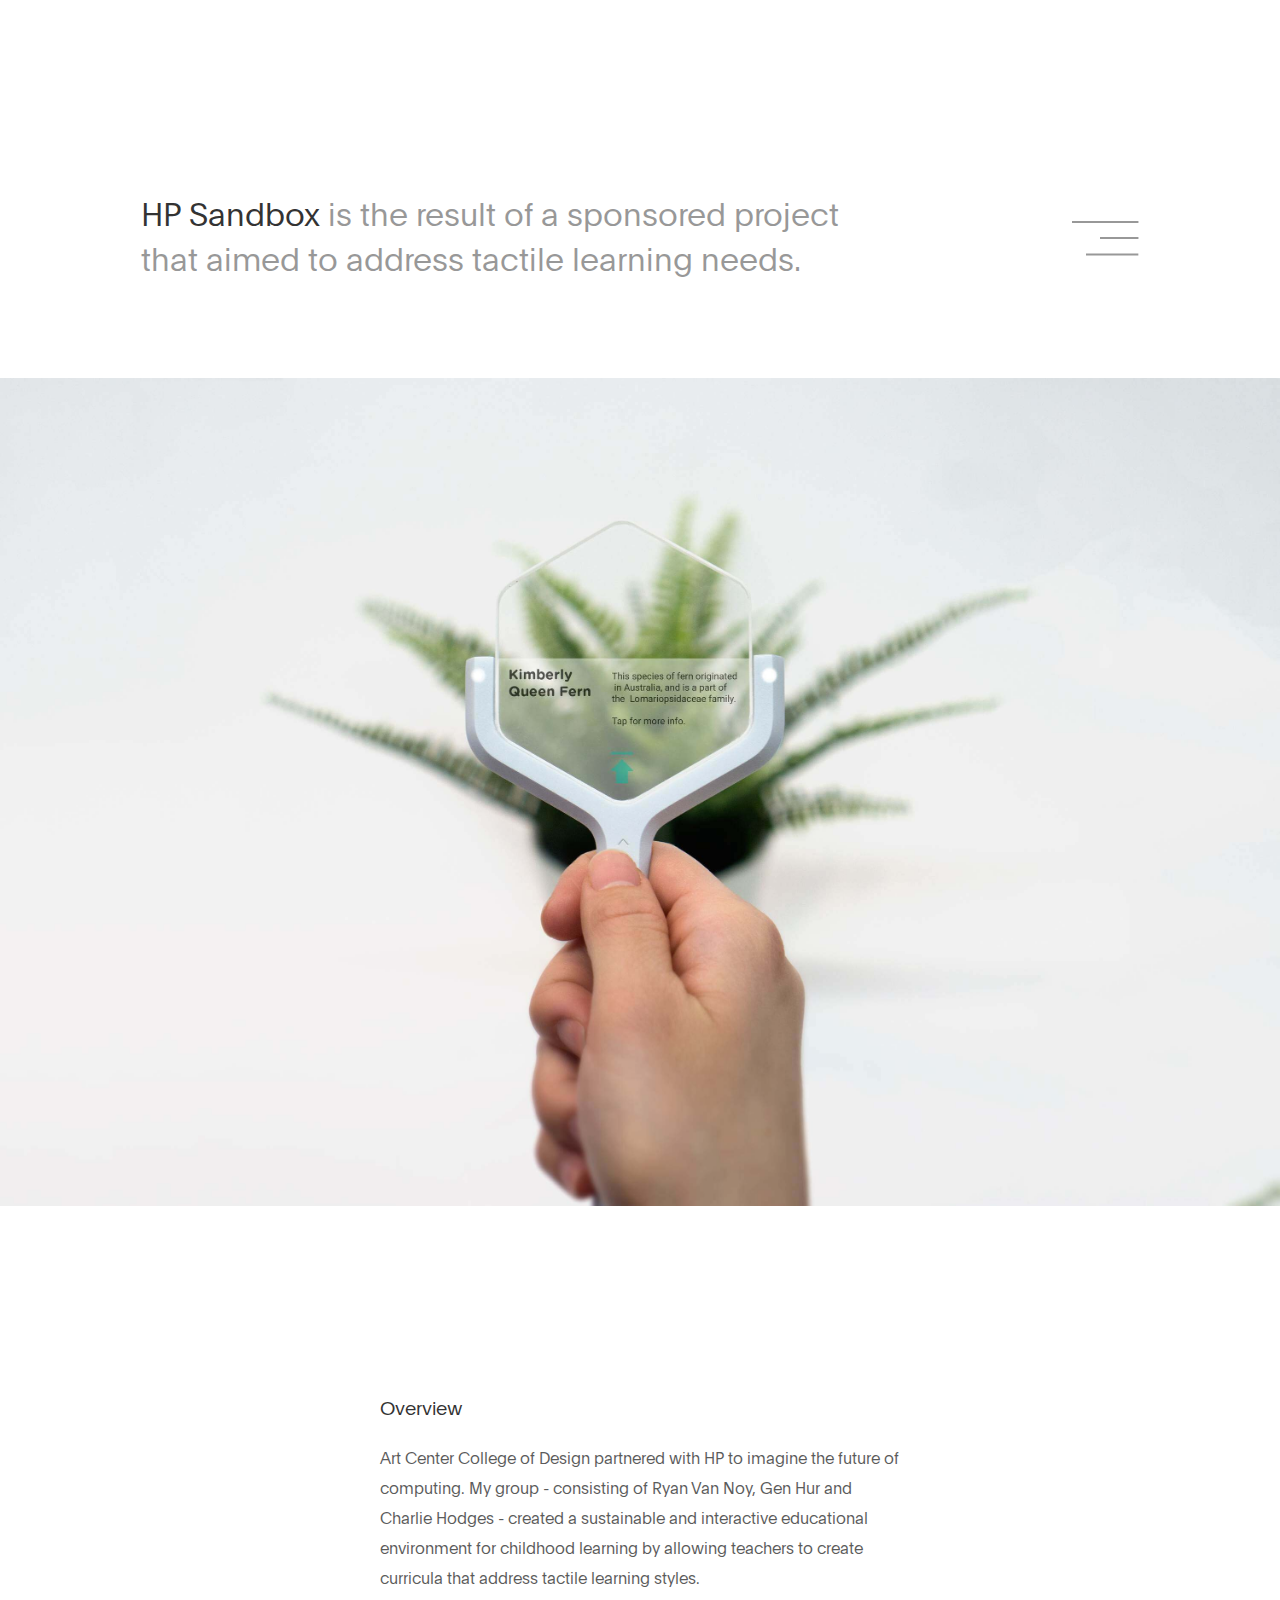
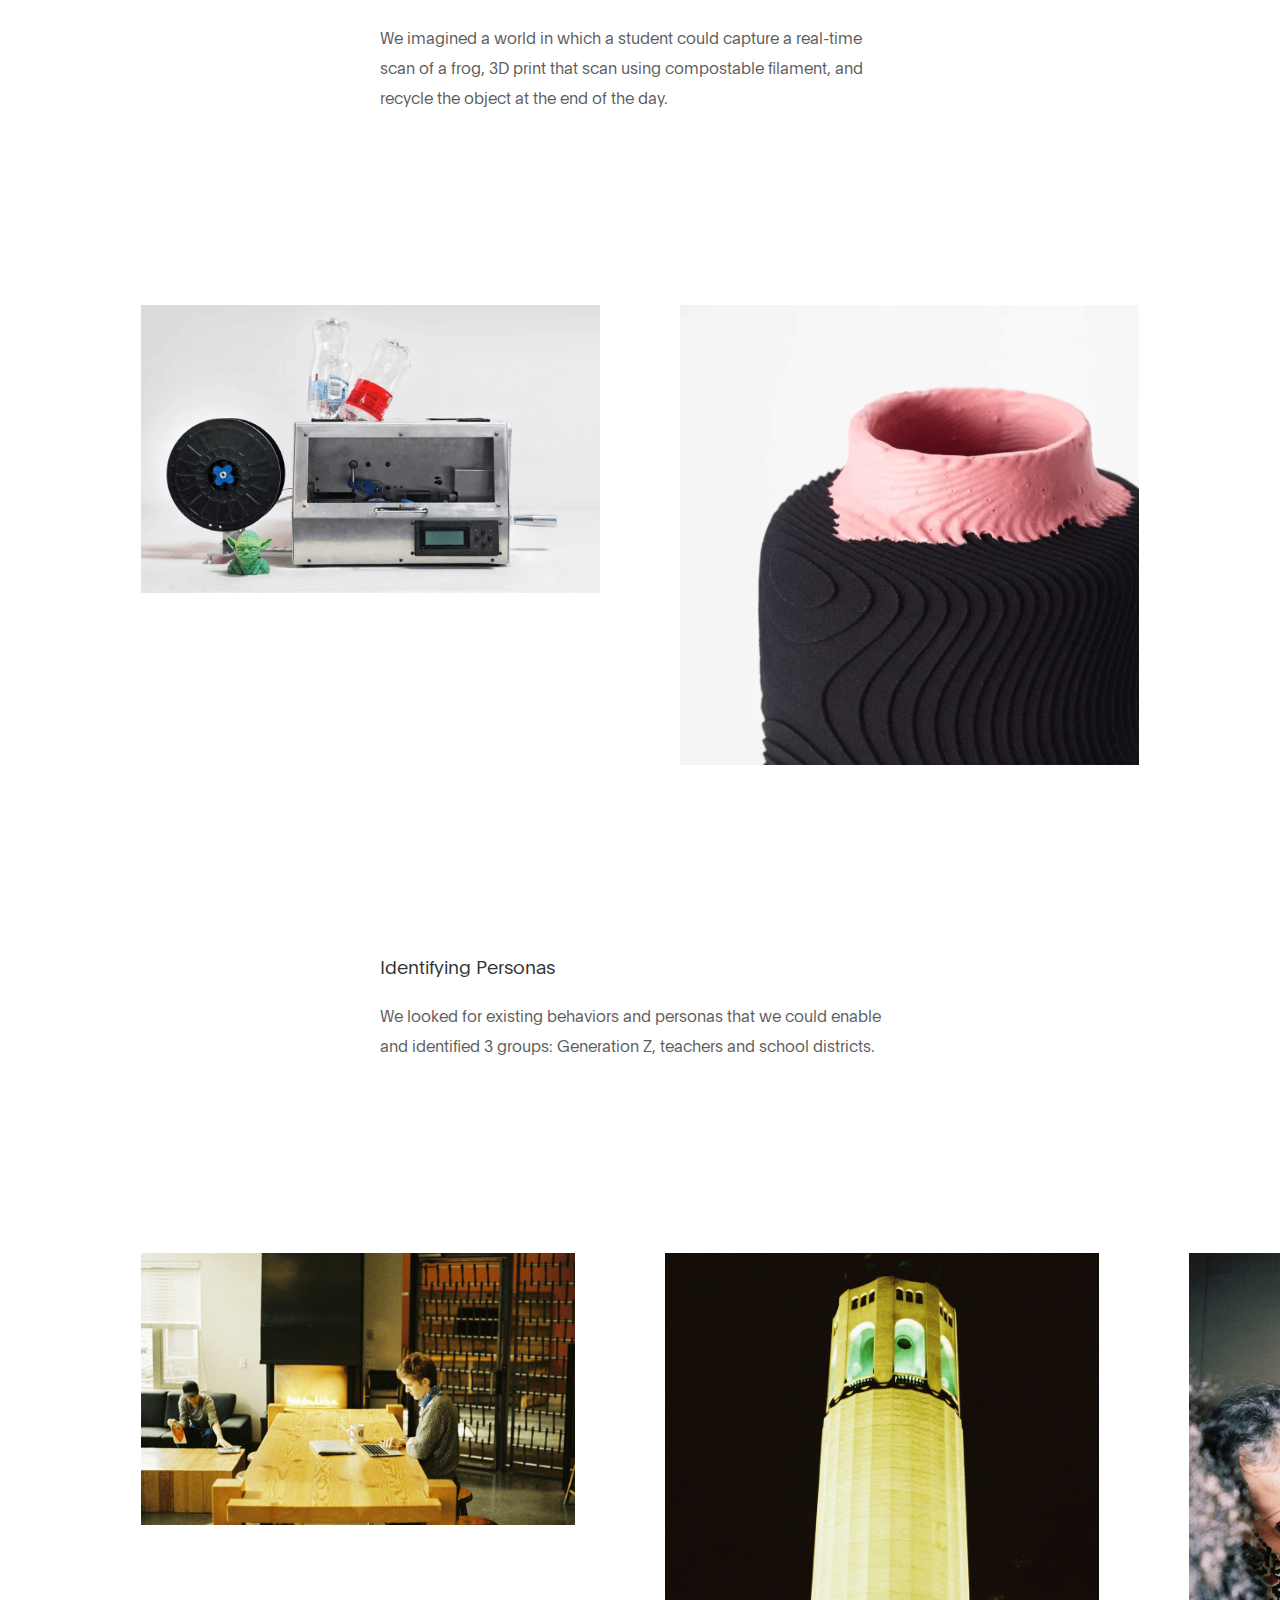
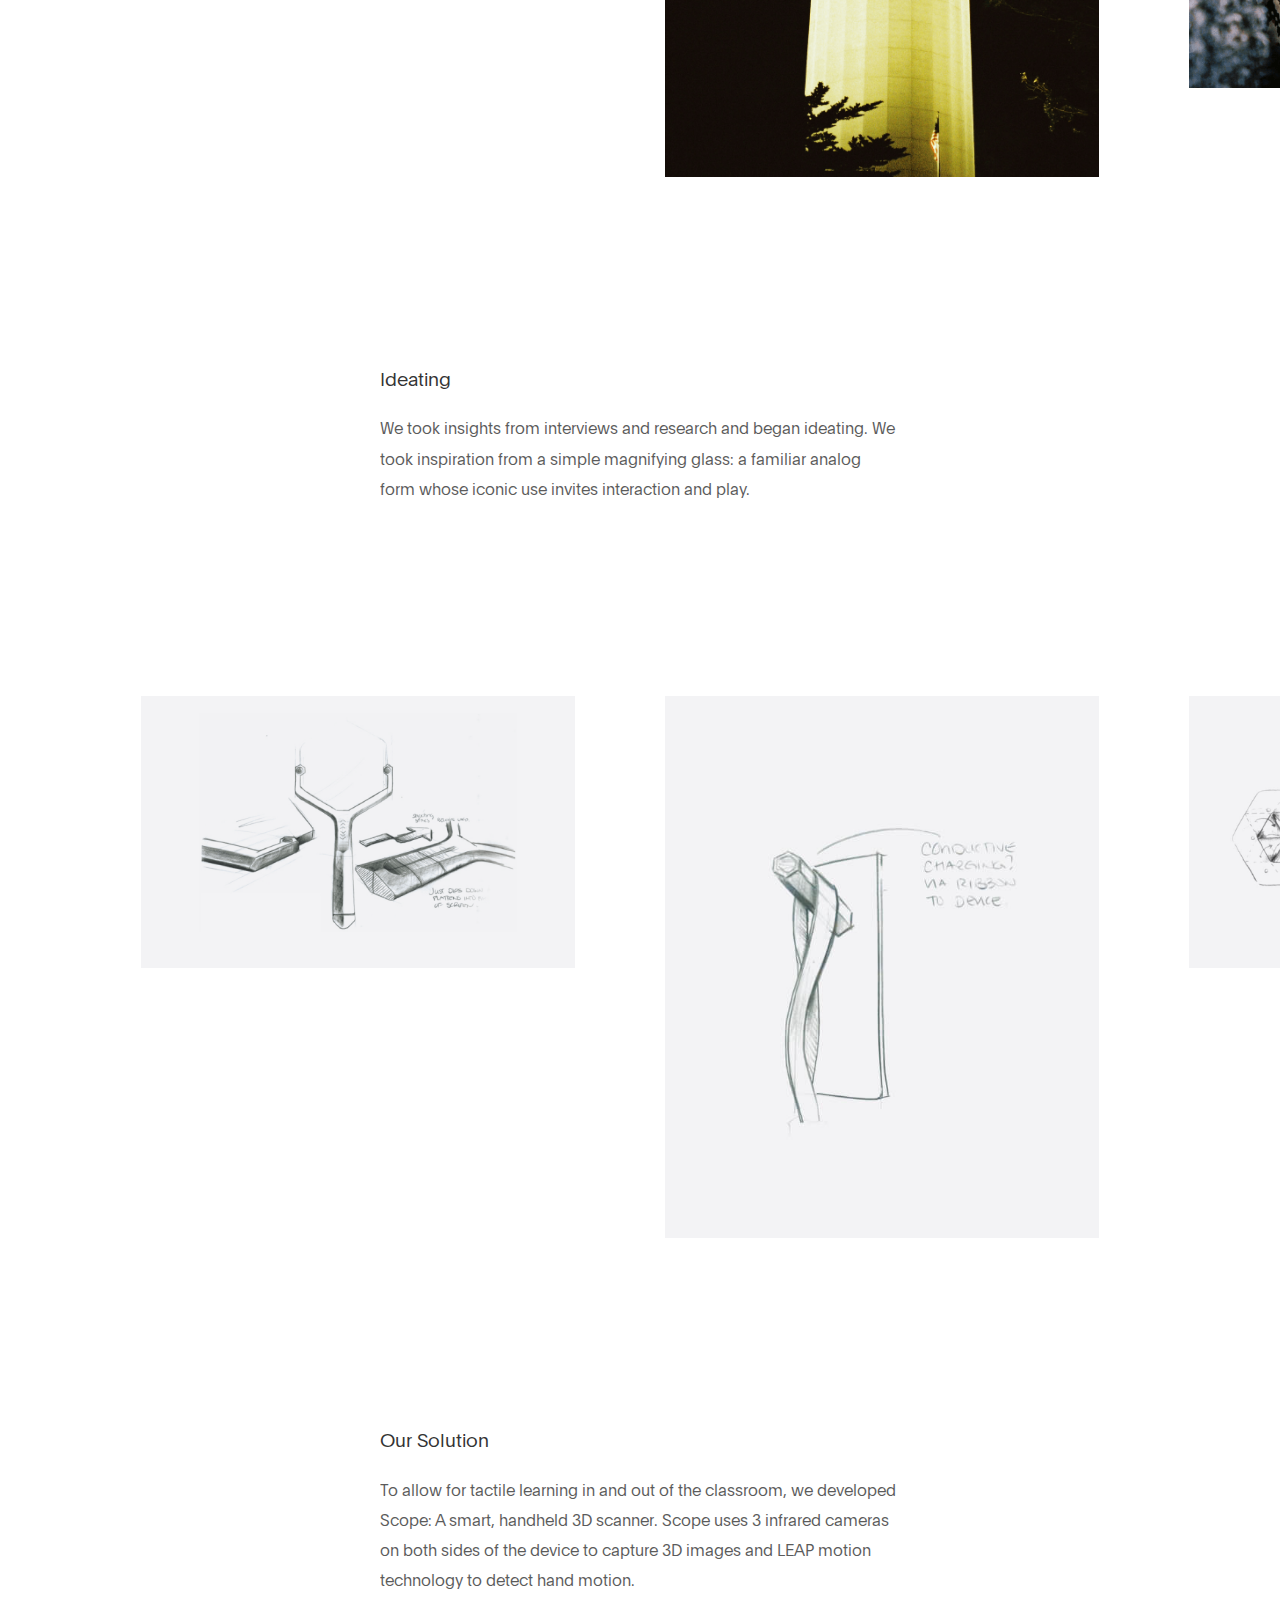
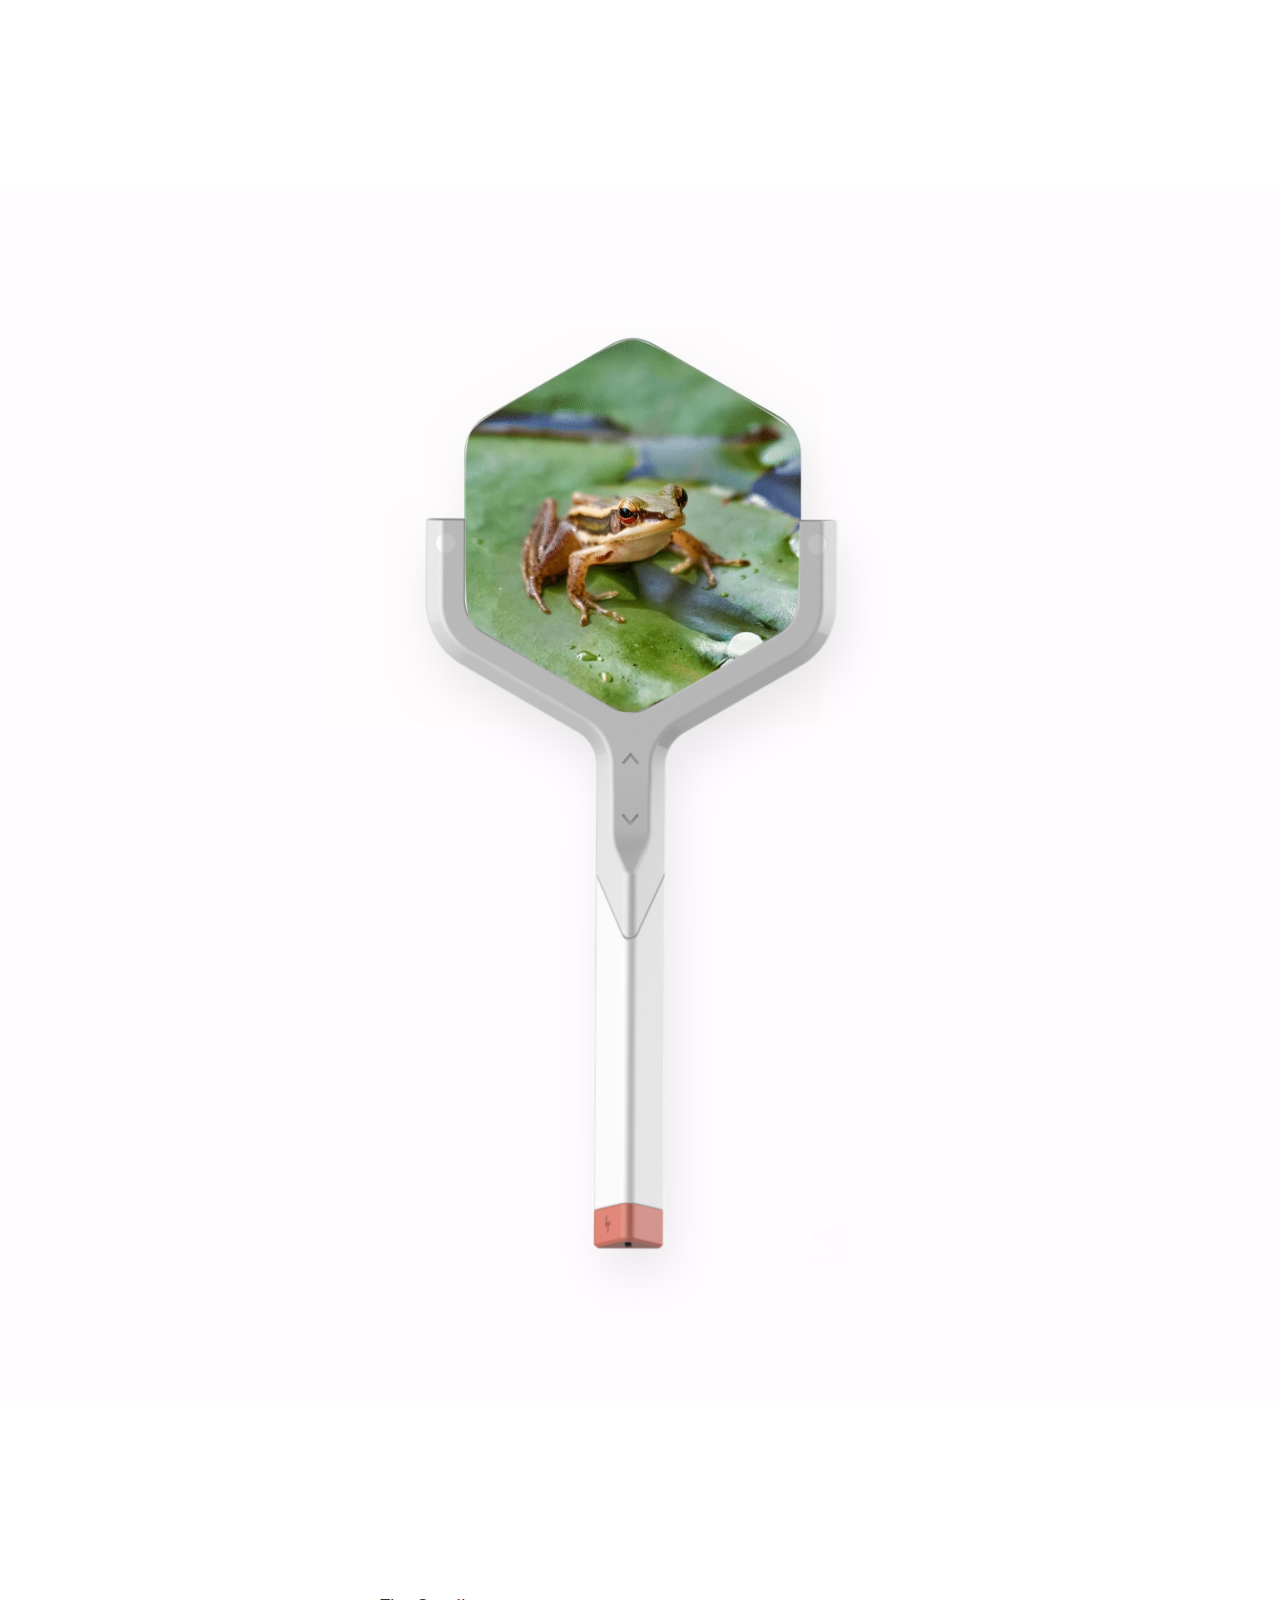
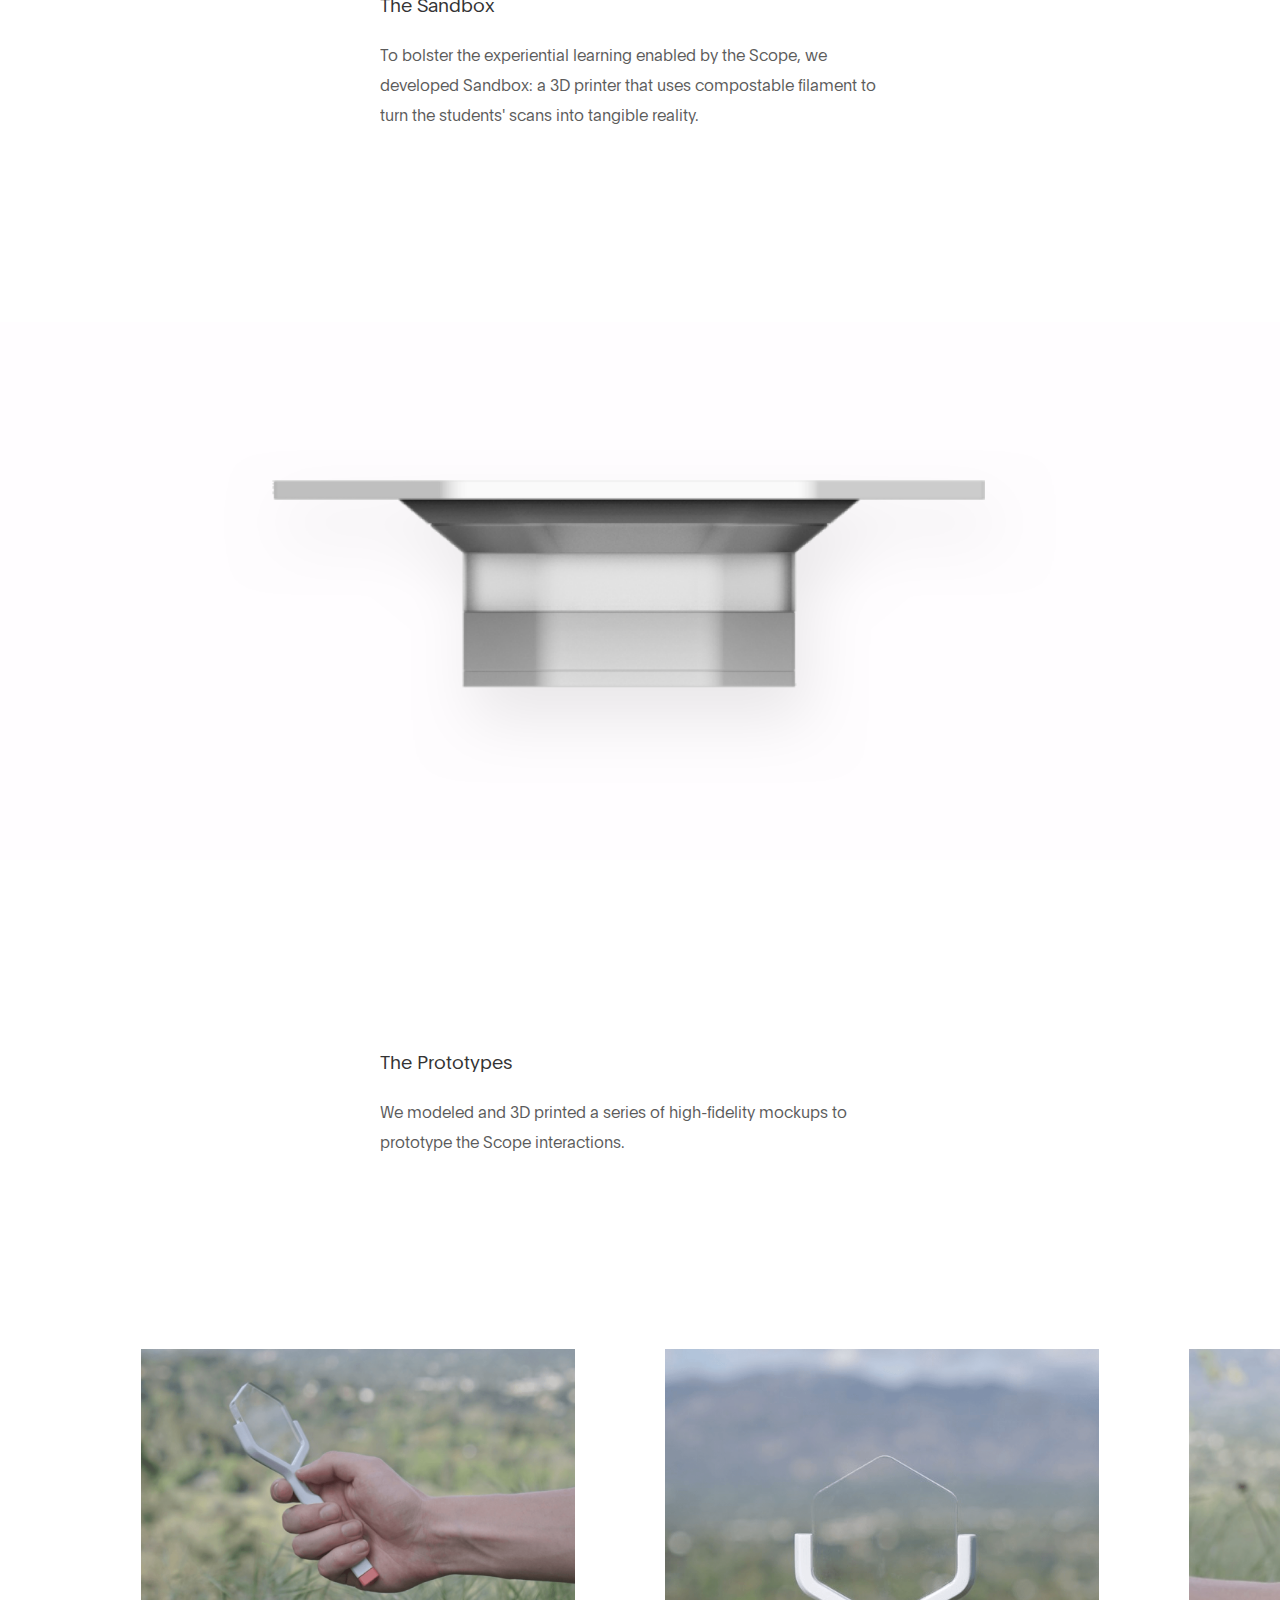
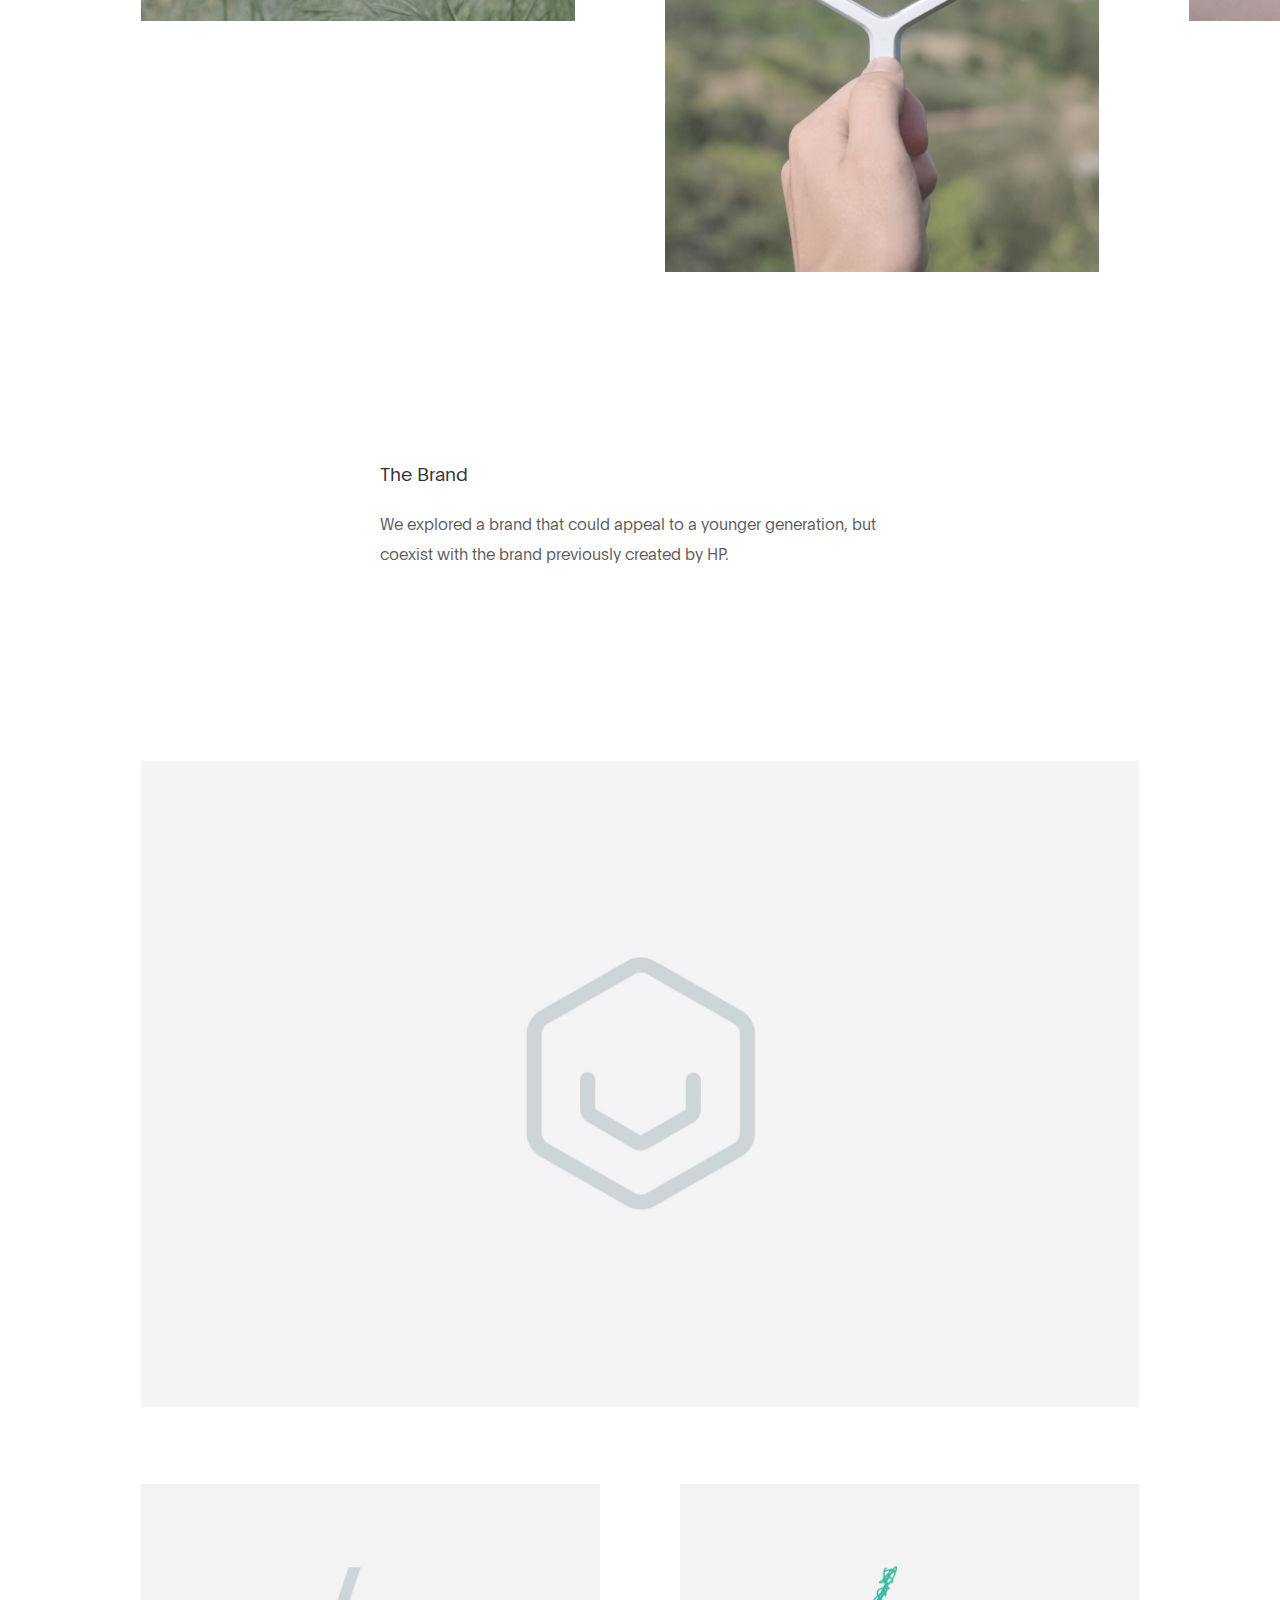
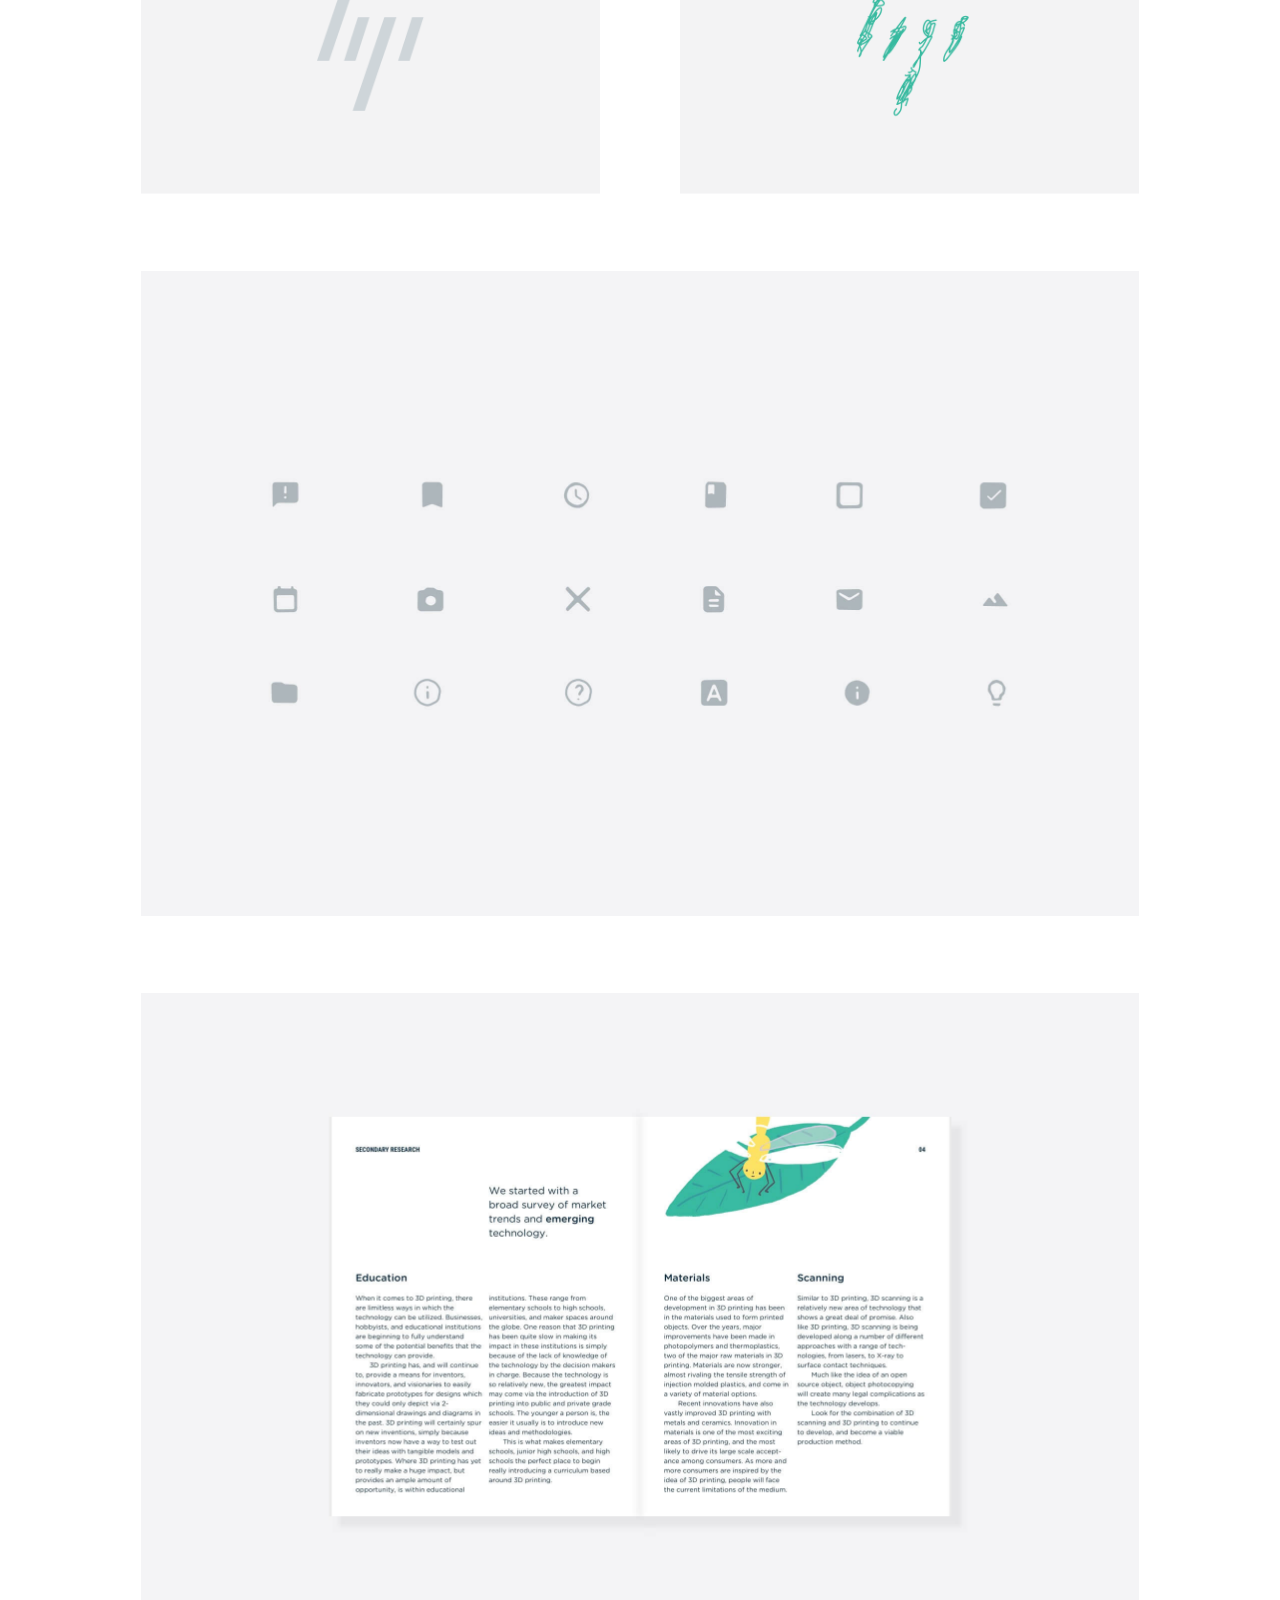
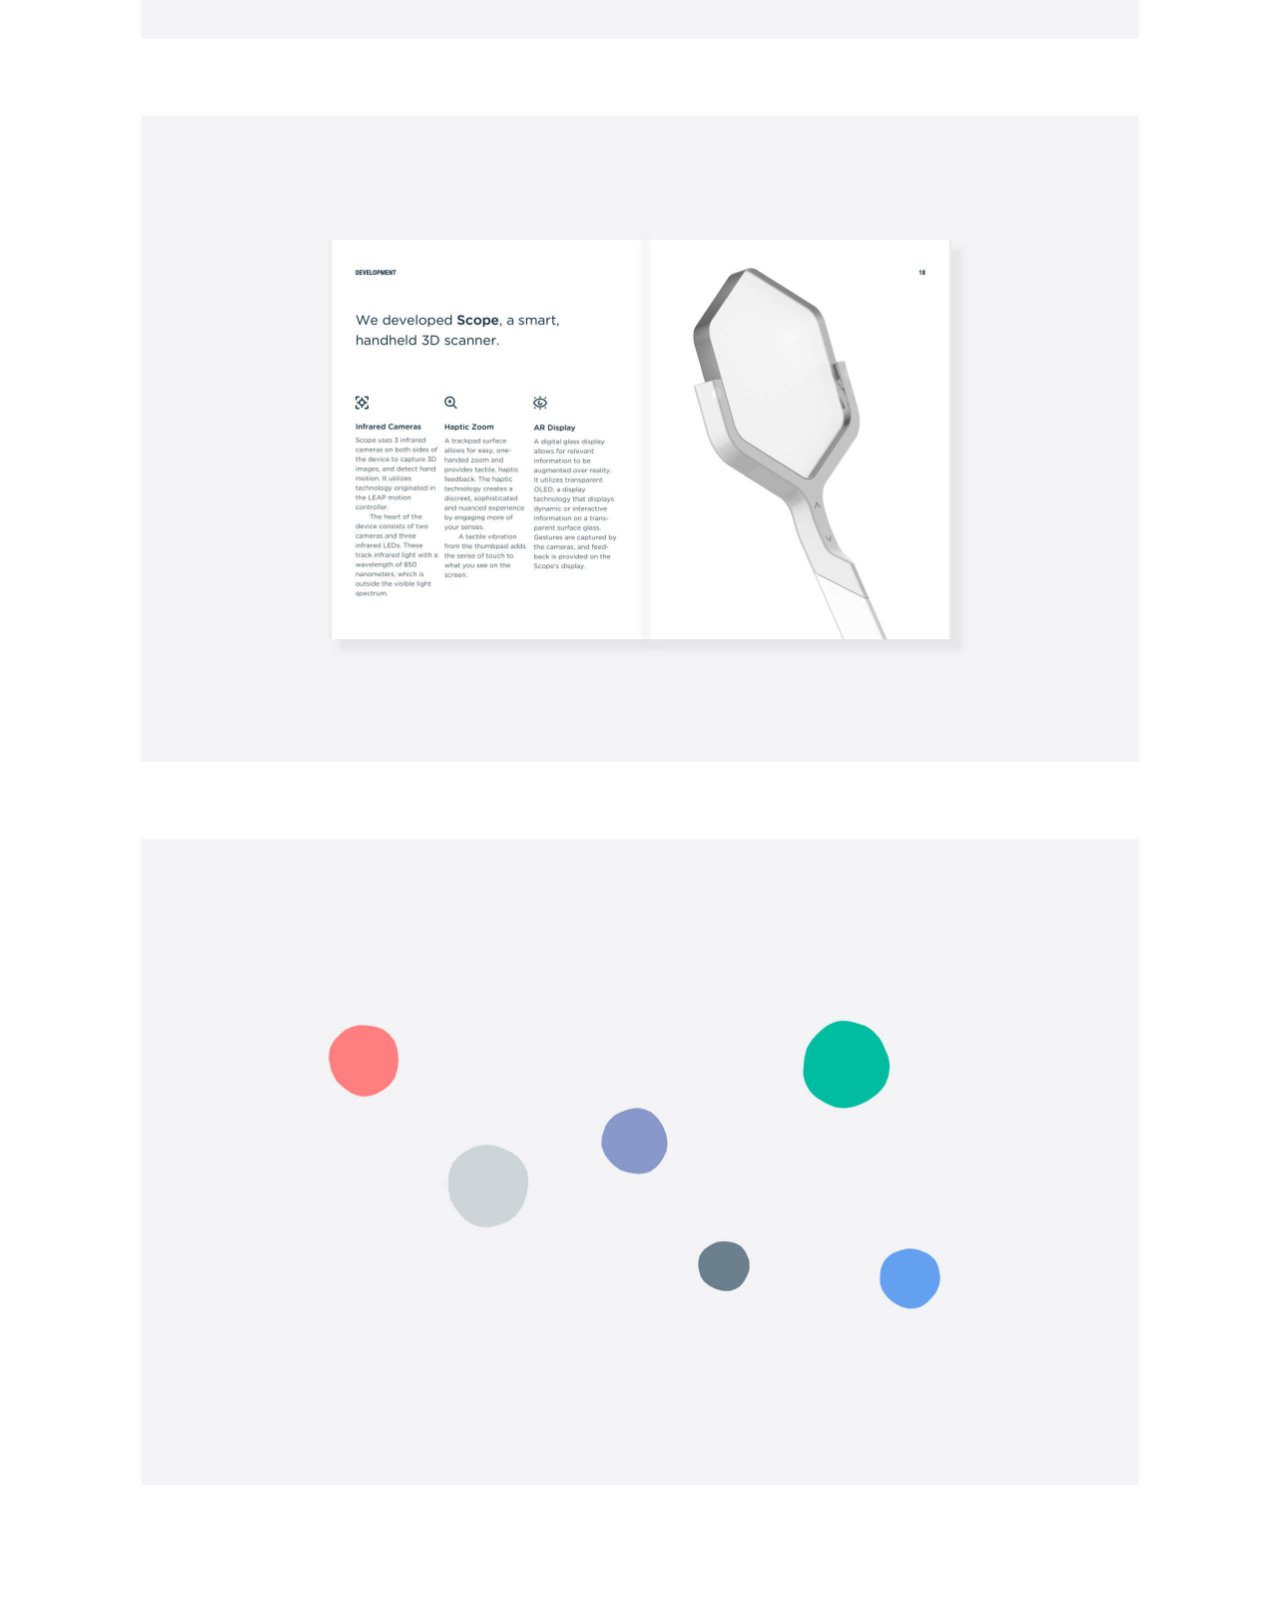
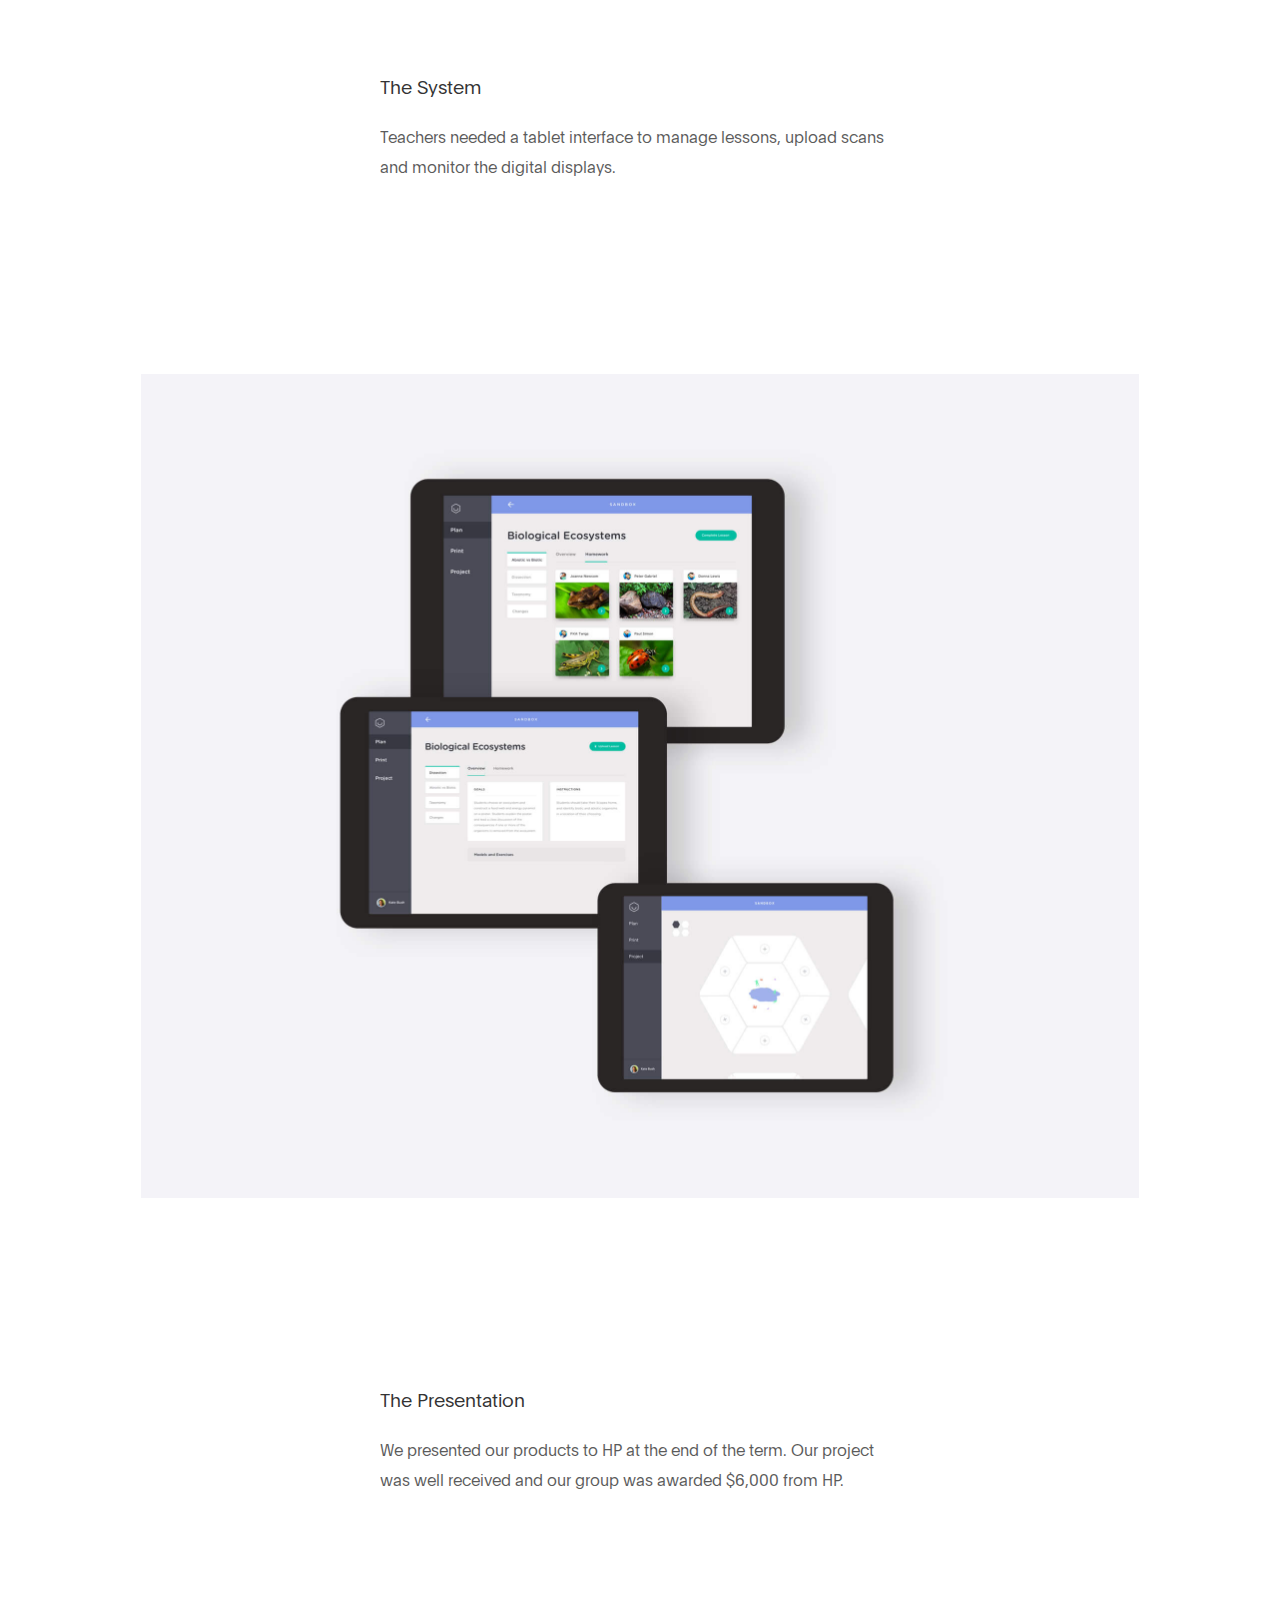
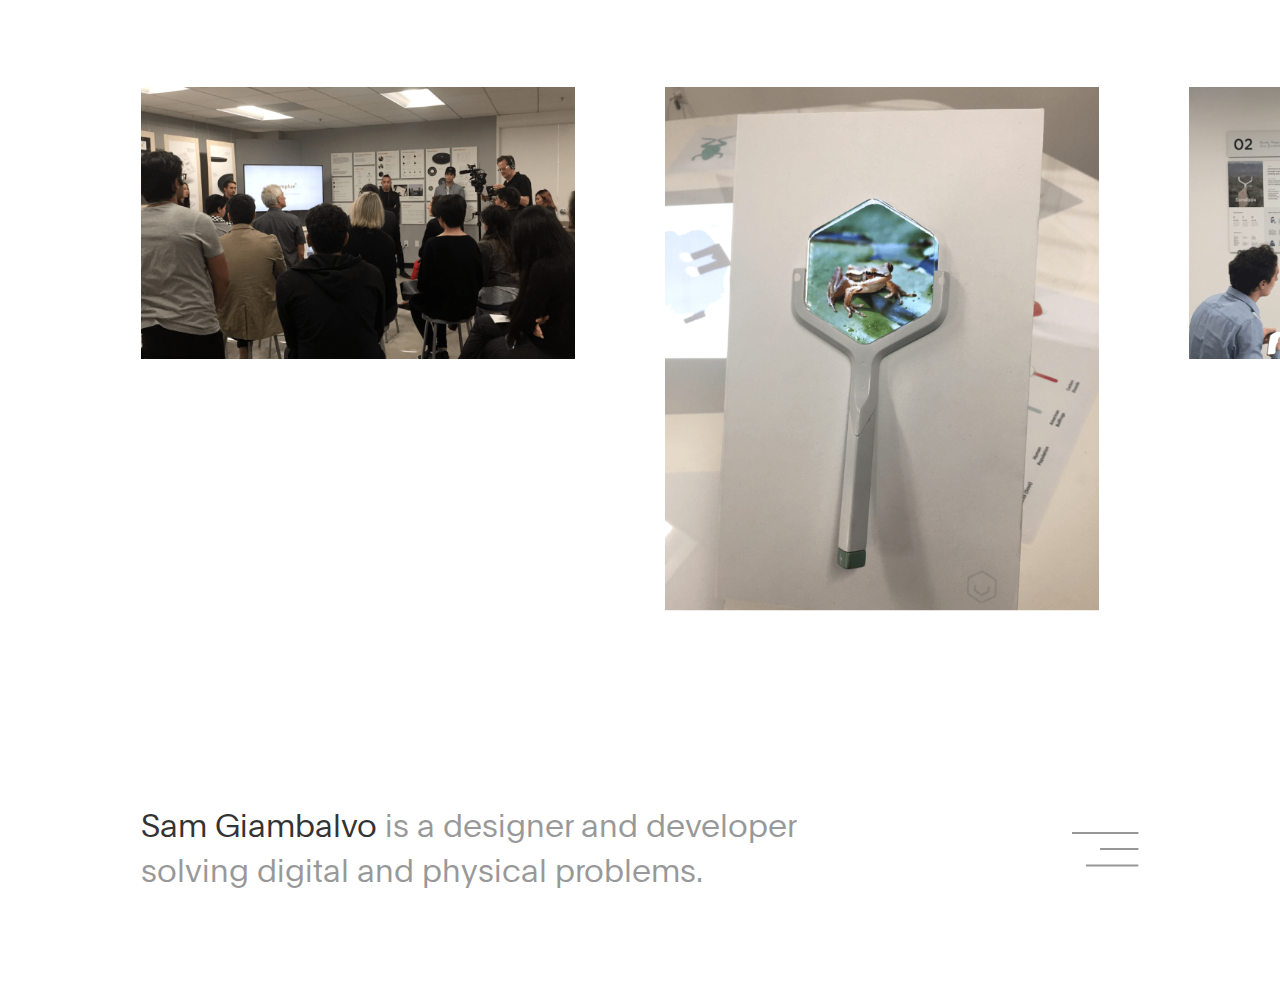
<file: hp.html>
<html>
  <head>
    <meta charset="UTF-8">
    <meta name="viewport" content="width=device-width, initial-scale=1">
    <title>Sam Giambalvo</title>
    <link type="text/css" rel="stylesheet" href="index.css" />
    <script src="jquery-3.1.1.min.js"></script>
     <script src="scripts.js"></script>           
     <link rel="stylesheet" href="flickity.css">
     <script src="flickity.pkgd.min.js"></script>
     <link rel="stylesheet" type="text/css" media="screen" href="PlainLight-Regular.css" />
     <meta name="format-detection" content="telephone=no">
     <link rel="shortcut icon" type="image/x-icon" href="http://samgiambalvo.com/imgs/favicon.ico?v=2" />
  </head>
	<body>
    <div class="shade"></div>
    <div class="menu">
      <h1 class="index">Projects</h1>
      <h1 class="play">Play</h1>
      <h1 class="about">Contact</h1>
    </div>
    <div class="mob nav">
      <h1 class="nav-projects">Projects</h1>
      <h1 class="nav-play">Play</h1>
      <h1 class="nav-about">Contact</h1>
    </div>
    
    <div class="bg">
    <div class="container">
      
      <div class="grid-container intro">
        <div class="col-most">
          <h1>HP Sandbox <span class="half">is the result of a sponsored project that aimed to address tactile learning needs.</span></h1>
        </div>
        <div class="col-quart right">
          <img class="right menu-img"src="imgs/index/lines.svg"/>
        </div>
      </div>
    </div>
  </div>
  
  <div class="bg full">
    <img src='imgs/hp/ExtendedscopeFinal.jpg'/>
  </div>
  
  <div class="container">
    
    <div class="desc-container">
      <h1>Overview</h1>
      <p>Art Center College of Design partnered with HP to imagine the future of computing. My group - consisting of Ryan Van Noy, Gen Hur and Charlie Hodges - created a sustainable and interactive educational environment for childhood learning by allowing teachers to create curricula that address tactile learning styles. <br><br>We imagined a world in which a student could capture a real-time scan of a frog, 3D print that scan using compostable filament, and recycle the object at the end of the day.</p>
    </div>
  
  <div class="grid-container">
    <div class="col-half">
      <img src="imgs/hp/research1.png"/>
        <div class="image-cred">
          <h1>Expect increased use of sustainable filament like compost and plastic.</h1>
          <p>Source: Protocycler</p>
        </div>
    </div>
    <div class="col-half right">
      <img src="imgs/hp/research2.png"/>
        <div class="image-cred">
          <h1>Object recognition and surface detection allow for higher fidelity scans than ever before.</h1>
          <p>Source: Redetec</p>
        </div>
    </div>
  </div>
  
    
    <div class="desc-container">
      <h1>Identifying Personas</h1>
      <p>
We looked for existing behaviors and personas that we could enable and identified 3 groups: Generation Z, teachers and school districts.</p>
    </div>
    
    <div class="grid-container caro-cont">
      <div class="caro">
        <img src="imgs/hp/persona1.png"/>
        <div class="image-cred">
          <h1>People aged 6 to 19 years old are looking to maximize purchases through recycling, repairing and learning.</h1>
        </div>
      </div>
      <div class="caro">
        <img src="imgs/hp/persona3.png"/>
        <div class="image-cred">
          <h1>School districts are short on money and resources, but want to create the best possible learning environment for their students.</h1>
        </div>
      </div>
      <div class="caro">
        <img src="imgs/hp/persona2.png"/>
        <div class="image-cred">
          <h1>Secondary research showed that teachers spend close to $300 dollars out of pocket annually.</h1>
        </div>
      </div>
    </div>
    
        <div class="desc-container">
          <h1>Ideating</h1>
          <p>
We took insights from interviews and research and began ideating. We took inspiration from a simple magnifying glass: a familiar analog form whose iconic use invites interaction and play.</p>
        </div>
    
        <div class="grid-container caro-cont">
          <div class="caro">
            <img src="imgs/hp/sketch1.png"/>
            <div class="image-cred">
              <h1>A handheld scanner that borrows its form from a familiar shape.</h1>
            </div>
          </div>
          <div class="caro">
            <img src="imgs/hp/sketch2.jpg"/>
            <div class="image-cred">
              <h1>Conductive charging through the scanner's lanyard.</h1>
            </div>
          </div>
          <div class="caro">
            <img src="imgs/hp/sketch4.jpg"/>
            <div class="image-cred">
              <h1>A 3D printer that functions as a shared classroom table.</h1>
            </div>
          </div>
          <div class="caro">
            <img src="imgs/hp/sketch3.jpg"/>
            <div class="image-cred">
              <h1>Ideating on the cycle of compost to filament to object.</h1>
            </div>
          </div>
        </div>
    
  </div>
</div>
  
  <div class="container">
    <div class="desc-container">
      <h1>Our Solution</h1>
      <p>To allow for tactile learning in and out of the classroom, we developed Scope: A smart, handheld 3D scanner. Scope uses 3 infrared cameras on both sides of the device to capture 3D images and LEAP motion technology to detect hand motion.</p>
    </div>
  </div>

  <div class="bg light-gray scope-container">
    <img class="scope" src="imgs/hp/scope.png"/>
    <video class="trace" autoplay loop muted>
      <source src="imgs/hp/trace.mp4" type="video/mp4">
    </video>
  </div>

  <div class="container">
    <div class="desc-container">
      <h1>The Sandbox</h1>
      <p>To bolster the experiential learning enabled by the Scope, we developed Sandbox: a 3D printer that uses compostable filament to turn the students' scans into tangible reality.</p>
    </div>
  </div>

  <div class="bg light-gray">
    <img class="sandbox" src="imgs/hp/sandbox.png"/>
  </div>
 
 <div class="container">
   <div class="desc-container">
     <h1>The Prototypes</h1>
     <p>We modeled and 3D printed a series of high-fidelity mockups to prototype the Scope interactions.</p>
   </div>

 
  <div class="grid-container caro-cont">
    <div class="caro">
      <img src="imgs/hp/proto1.png"/>
    </div>
    <div class="caro">
      <img src="imgs/hp/proto2.png"/>
    </div>
    <div class="caro">
      <img src="imgs/hp/proto3.png"/>
    </div>
  </div>
  
   </div>
 
 <div class="container">
   <div class="desc-container">
     <h1>The Brand</h1>
     <p>We explored a brand that could appeal to a younger generation, but coexist with the brand previously created by HP.</p>
   </div>
 </div>
 
 <div class="container">
   <div class="grid-container">
     <div class="col-full">
       <img src="imgs/hp/logo.jpg"/>
     </div>
   </div>
   <div class="grid-container img-stack">
     <div class="col-half">
       <img src="imgs/hp/hp-logo1.png"/>
     </div>
     <div class="col-half right">
       <img src="imgs/hp/hp-logo2.png"/>
     </div>
   </div>
   <div class="col-full img-stack">
     <img src="imgs/hp/icons.jpg"/>
   </div>
   <div class="col-full img-stack">
     <img src="imgs/hp/hp-book1.jpg"/>
   </div>
   <div class="col-full img-stack">
     <img src="imgs/hp/hp-book2.jpg"/>
   </div>
   <div class="col-full img-stack">
     <img src="imgs/hp/colors.jpg"/>
   </div>
 </div>

 <div class="container">
   <div class="desc-container">
     <h1>The System</h1>
     <p>Teachers needed a tablet interface to manage lessons, upload scans and monitor the digital displays.</p>
   </div>
   <div class="grid-container">
     <div class="col-full">
       <img src="imgs/hp/ipads.jpg"/>
     </div>
   </div>
 </div>

 <div class="container">
   <div class="desc-container">
     <h1>The Presentation</h1>
     <p>We presented our products to HP at the end of the term. Our project was well received and our group was awarded $6,000 from HP.</p>
   </div>

  <div class="grid-container caro-cont">
    <div class="caro">
      <img src="imgs/hp/pres2.png"/>
    </div>
    <div class="caro">
      <img src="imgs/hp/pres1.png"/>
    </div>
    <div class="caro">
      <img src="imgs/hp/pres4.png"/>
    </div>
    <div class="caro">
      <img src="imgs/hp/pres3.png"/>
    </div>
  </div>
</div>

    <div class="bg desk">
    <div class="container">
      
      <div class="grid-container intro">
        <div class="col-most">
          <h1>Sam Giambalvo <span class="half">is a designer and developer solving digital and physical problems.</span></h1>
        </div>
        <div class="col-quart right">
          <img class="right menu-img"src="imgs/index/lines.svg"/>
        </div>
      </div>
    </div>
  </div>

  <div class="container">
    <div class="grid-container desc mob bot">
      <div class="col-quart">
        <h1>Connect</h1>
      </div>
      <div class="col-half">
        <div class="col-quart clients">
          <p><a href="mailto:samgiambalvo@gmail.com">Email</a></p>
          <p><a href="https://www.linkedin.com/in/sam-giambalvo-94275761/" target="_blank">LinkedIn</a></p>
          <p></p>
        </div>
        <div class="col-quart clients">
          <p><a href="https://www.are.na/sam-giambalvo" target="_blank">Arena</a></p>
          <p><a href="https://twitter.com/samgmblvo" target="_blank">Twitter</a></p>
        </div>
        <div class="col-quart clients">
          <p><a href="https://github.com/sam-zoomforth" target="_blank">Github</a></p>
          <p><a href="https://www.instagram.com/samgiambalvo/" target="_blank">Instagram</a></p>
        </div>
      </div>
    </div>
  </div>

  </body>
</html>
</file>
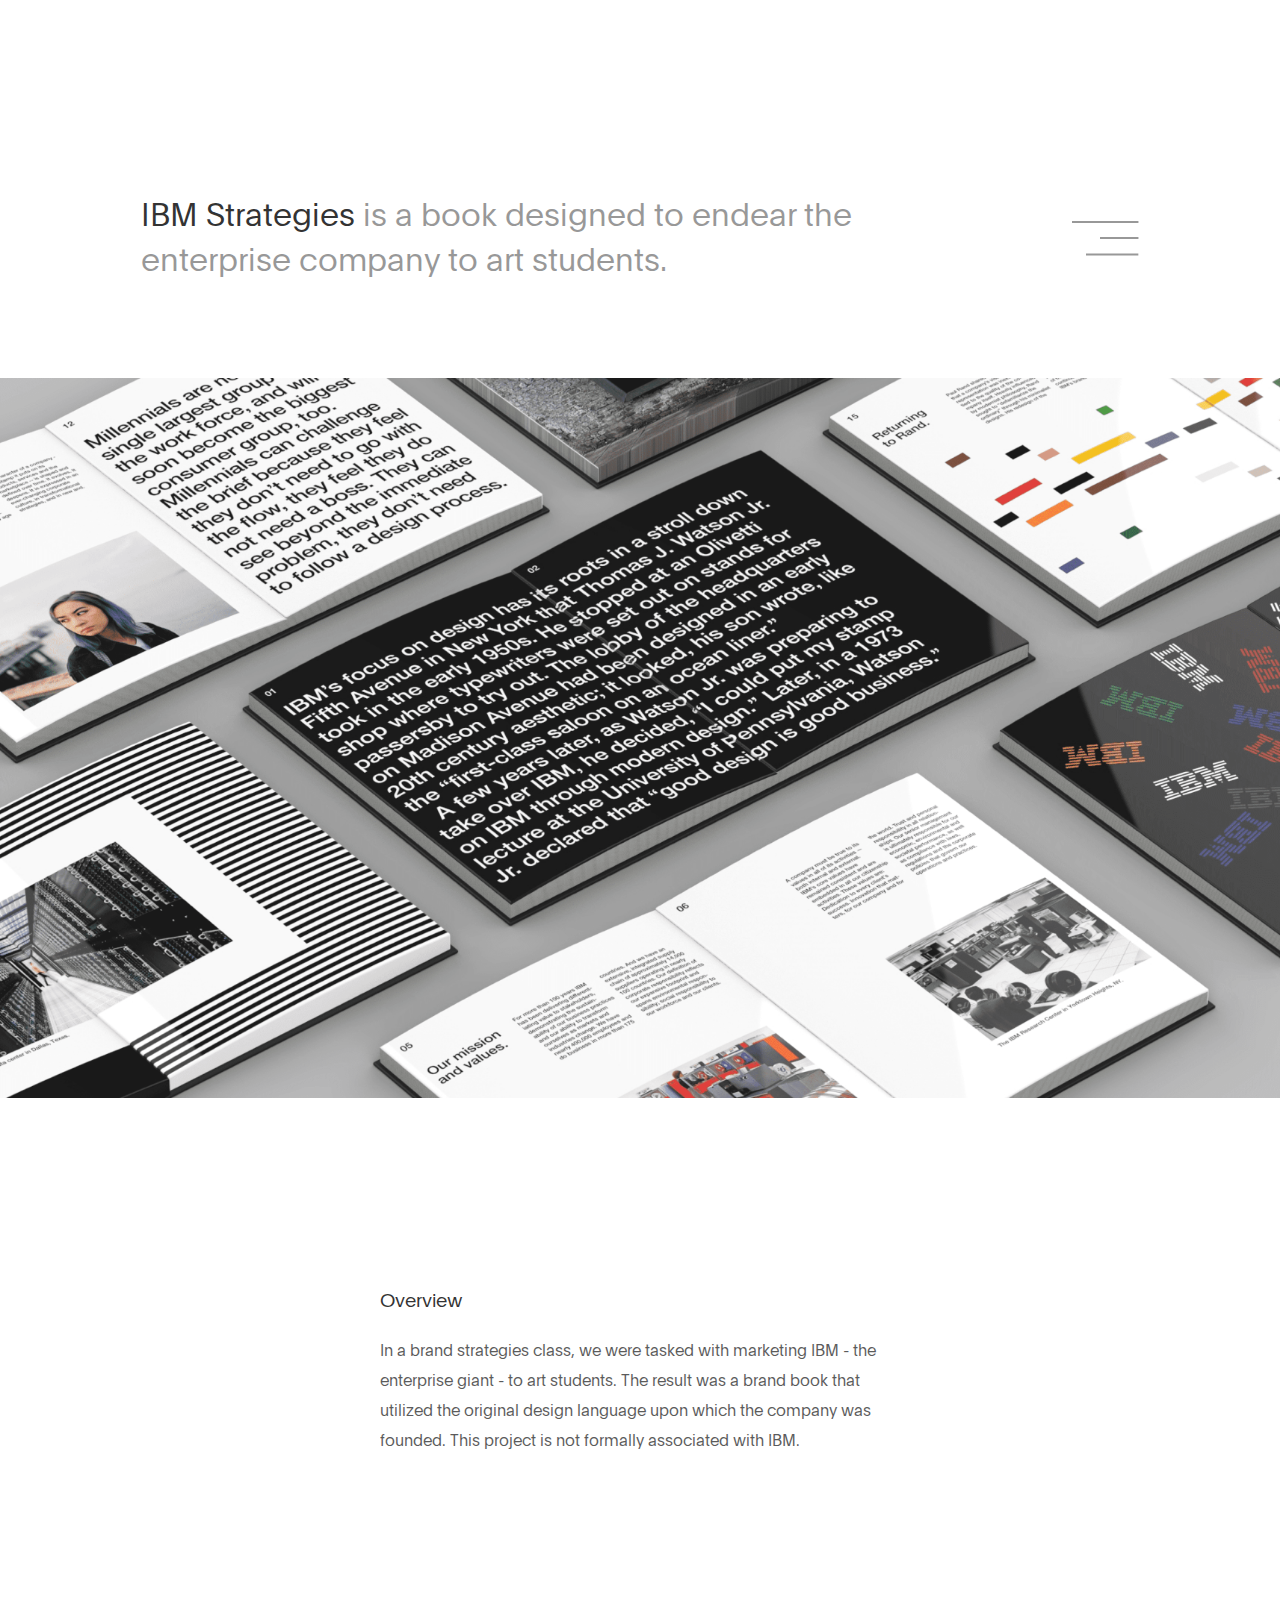
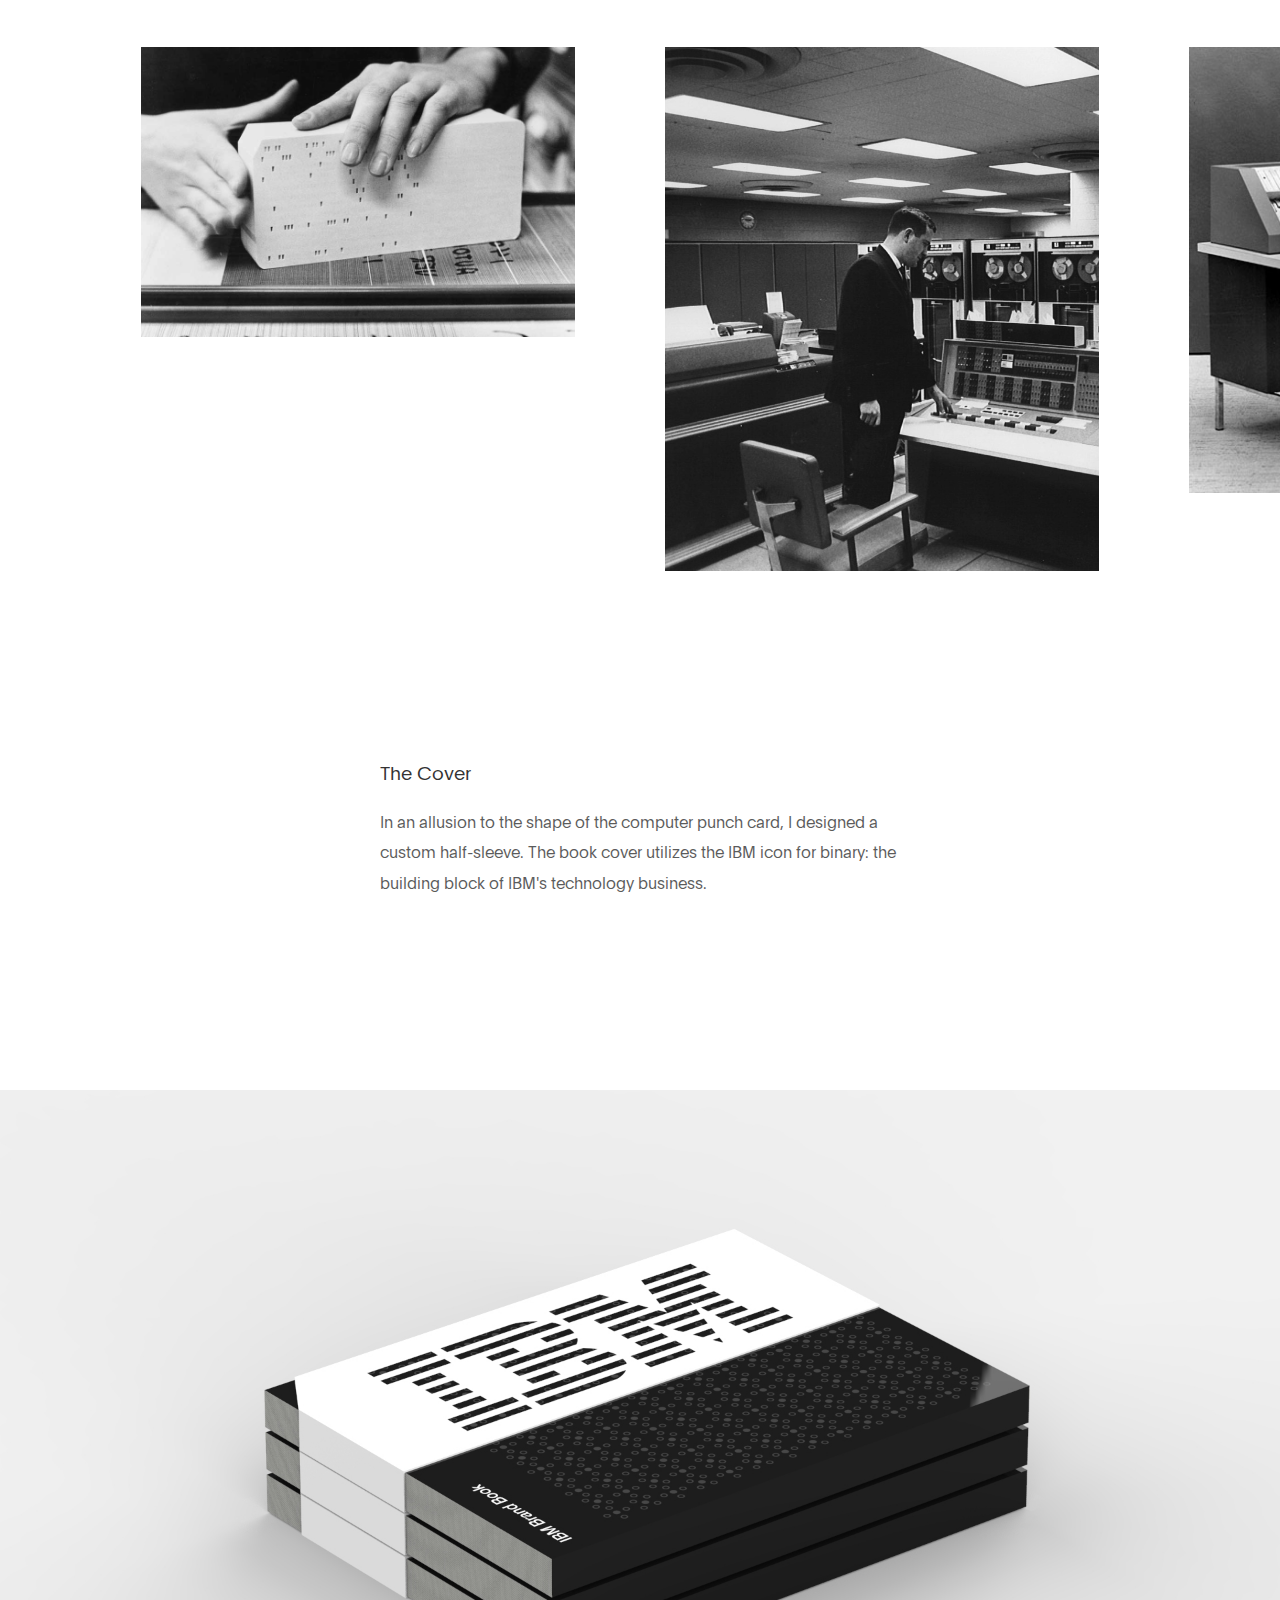
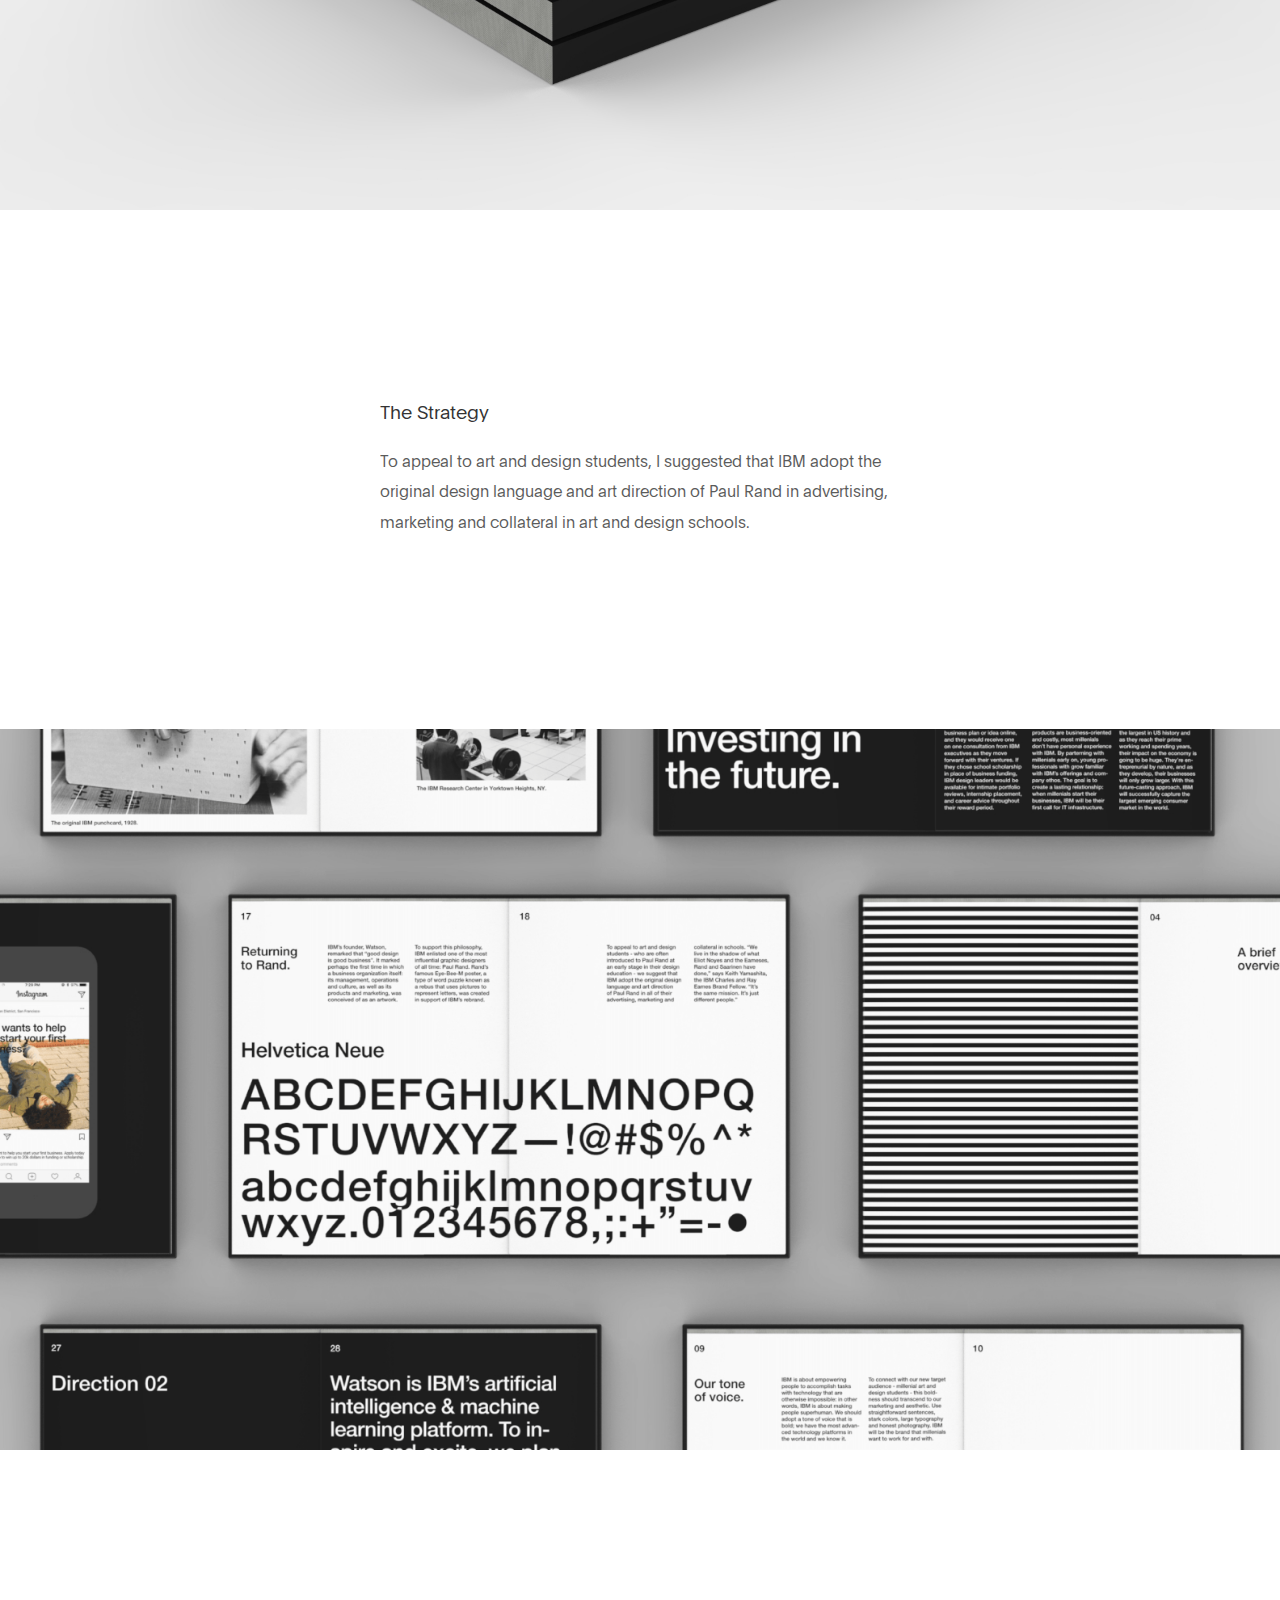
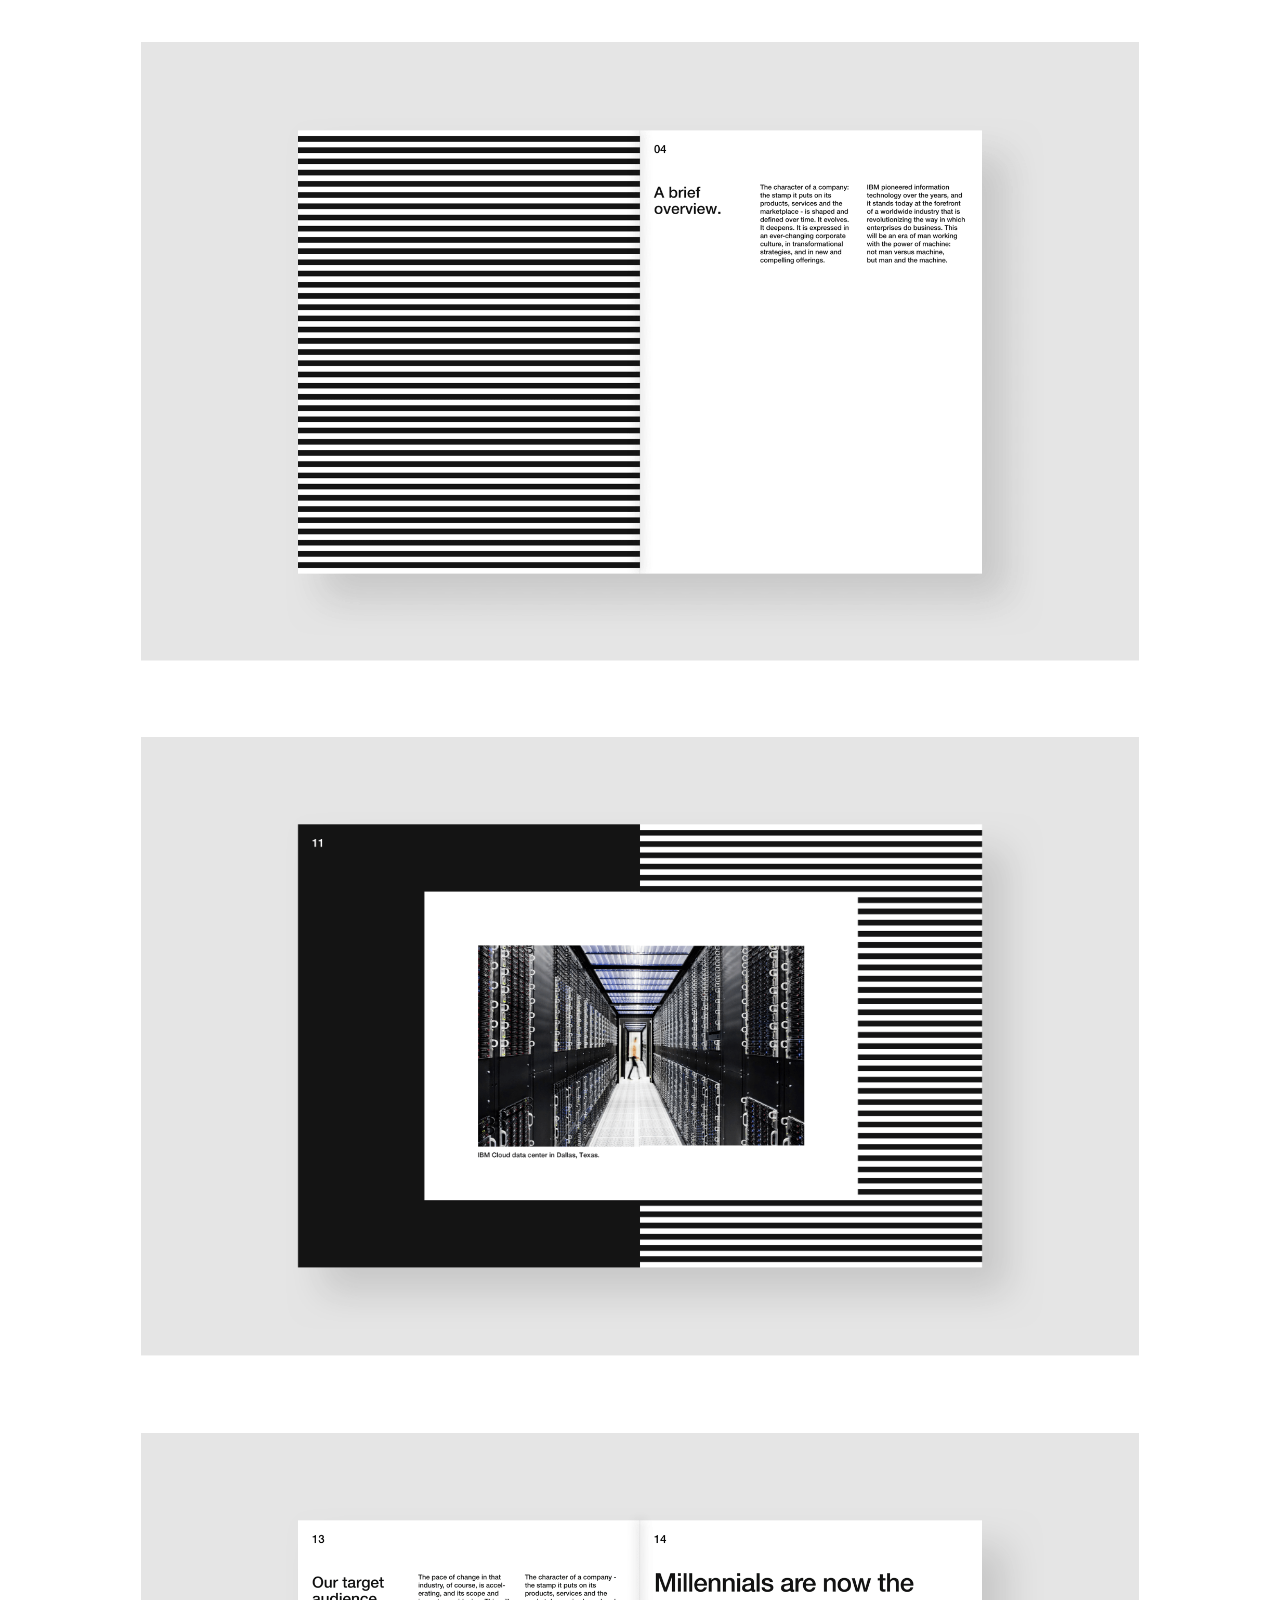
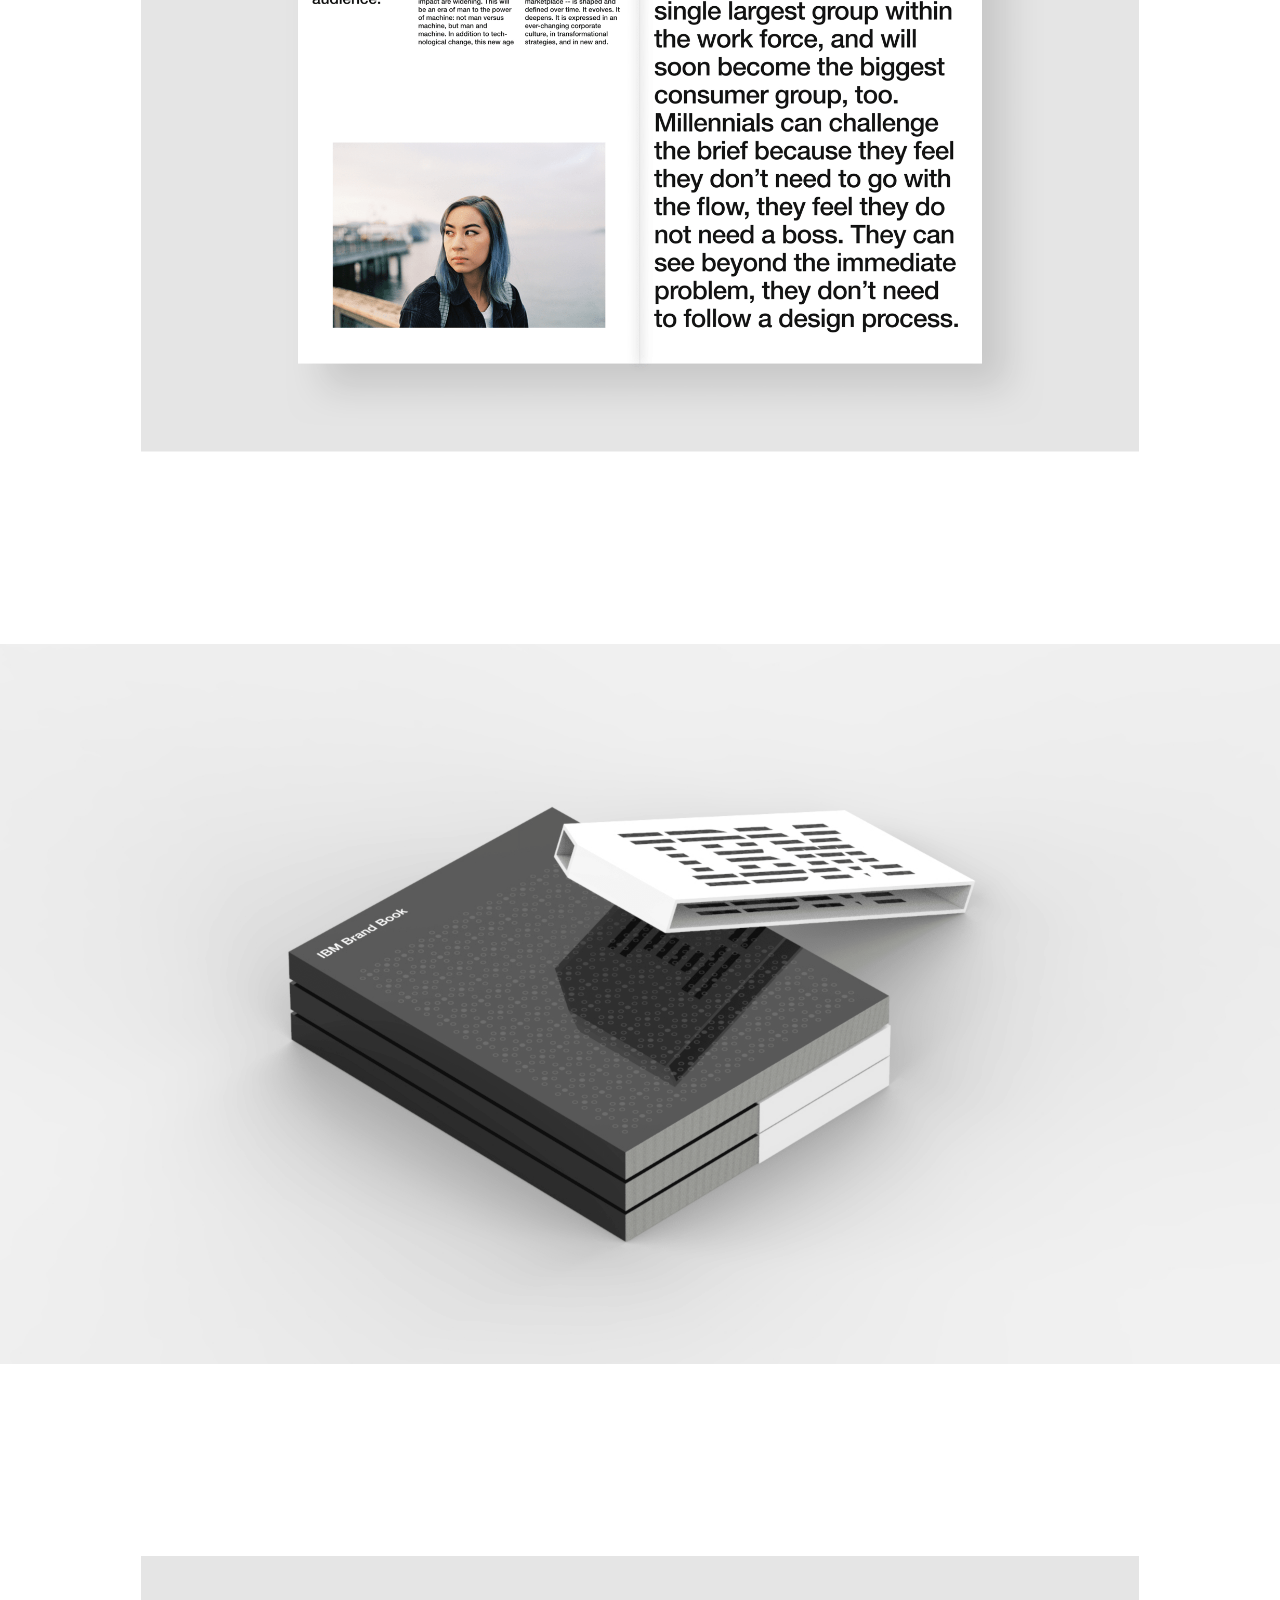
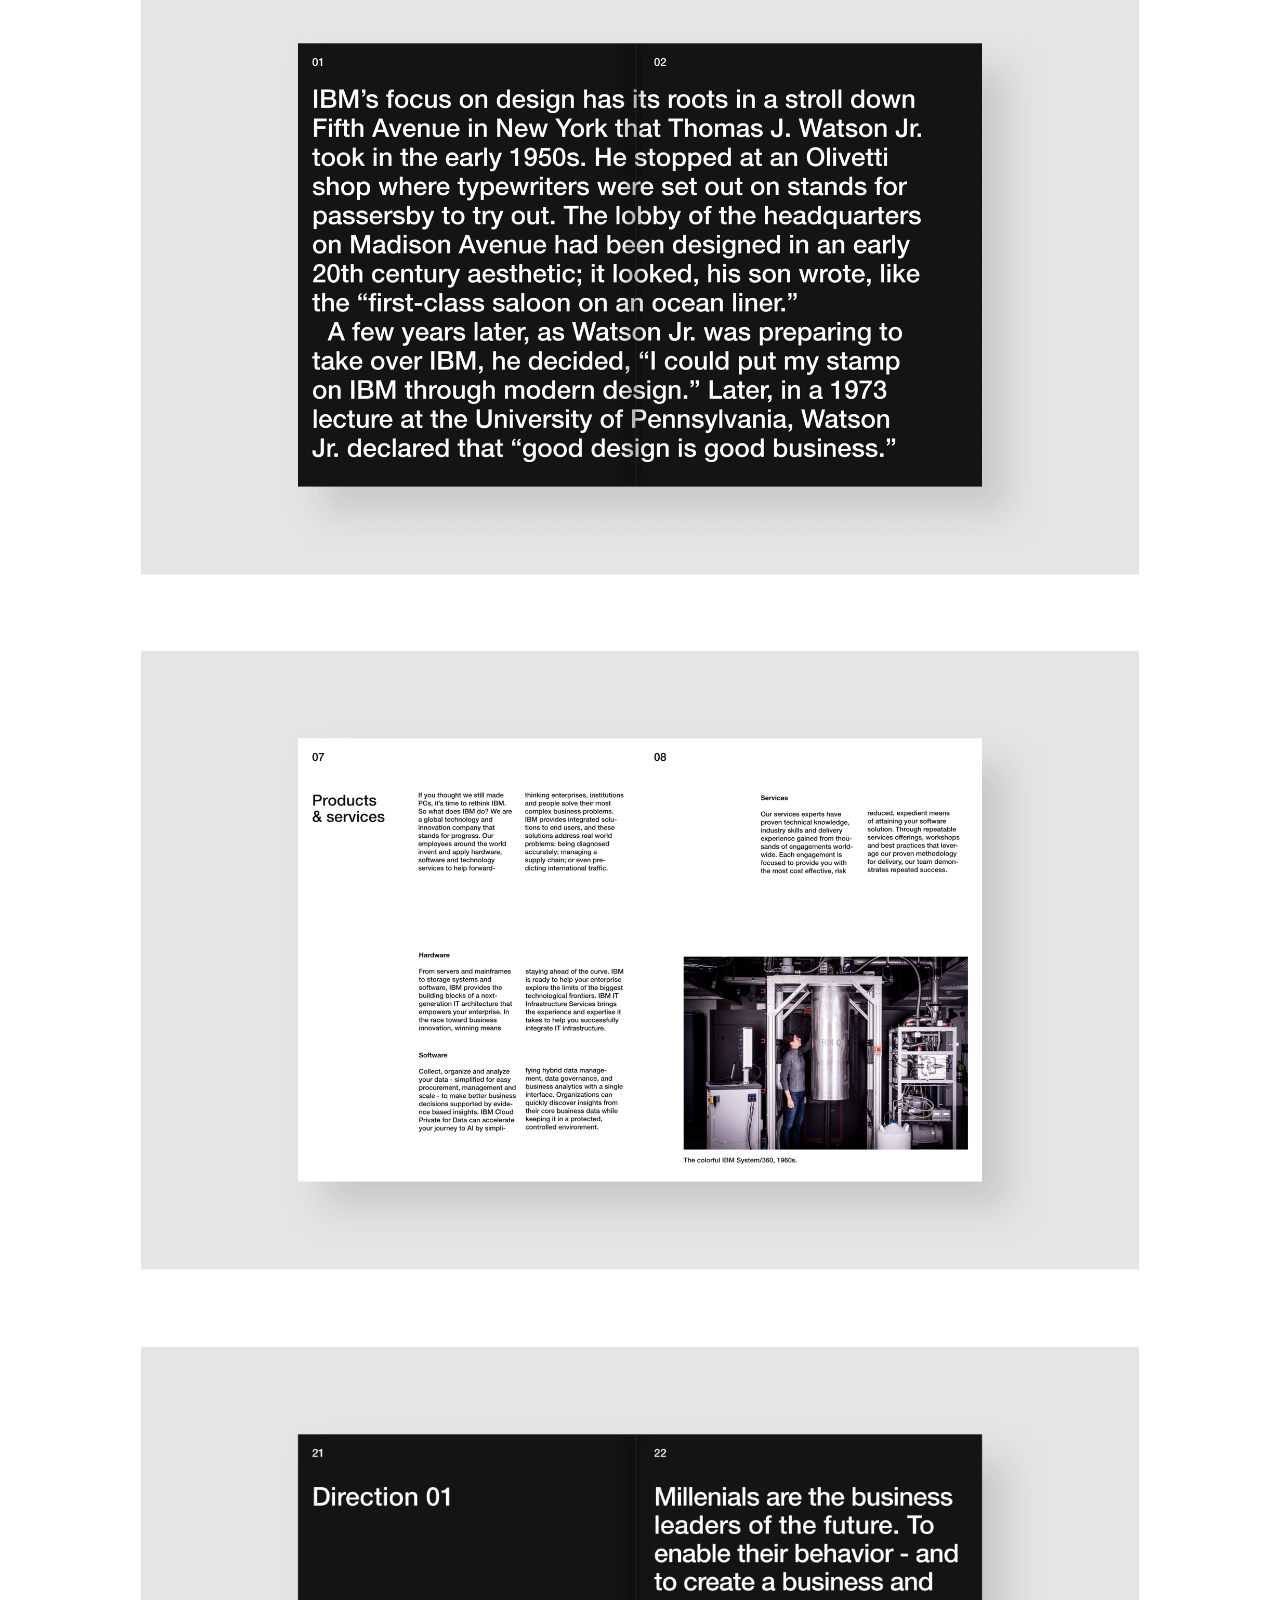
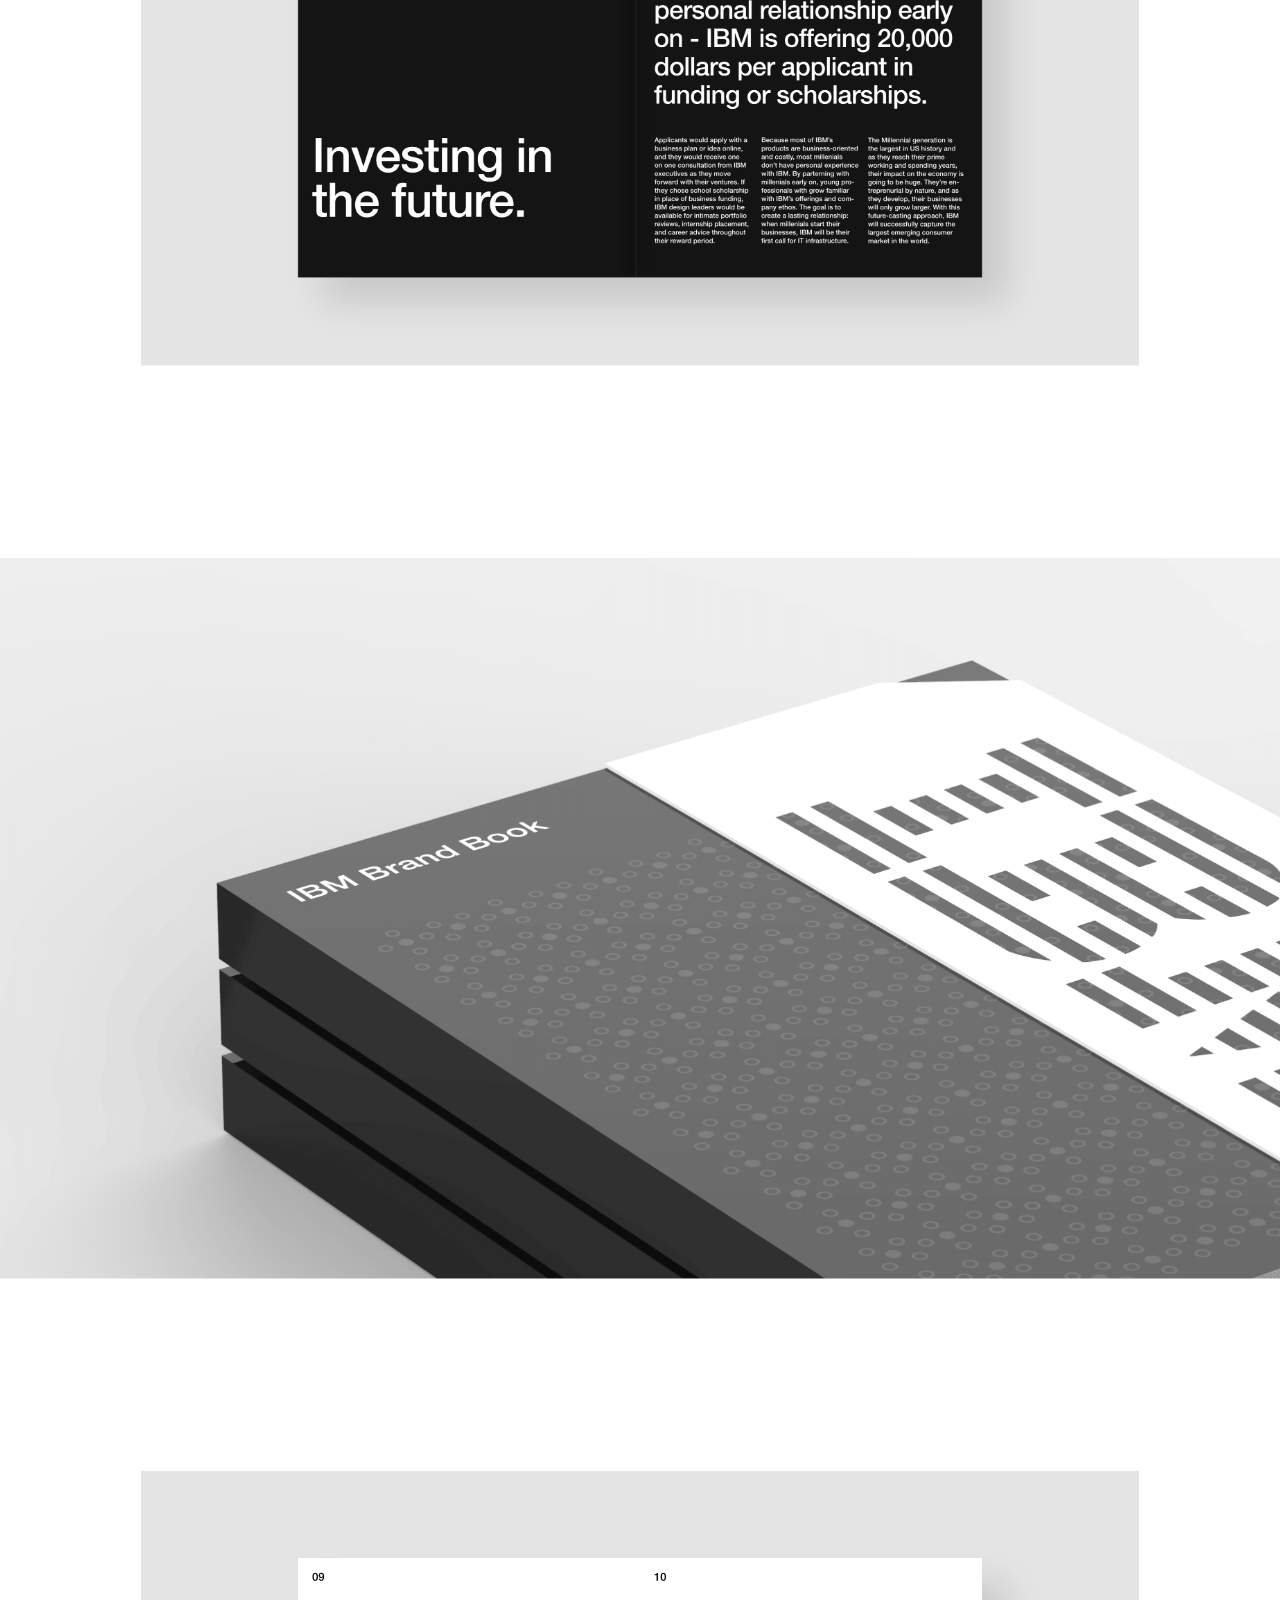
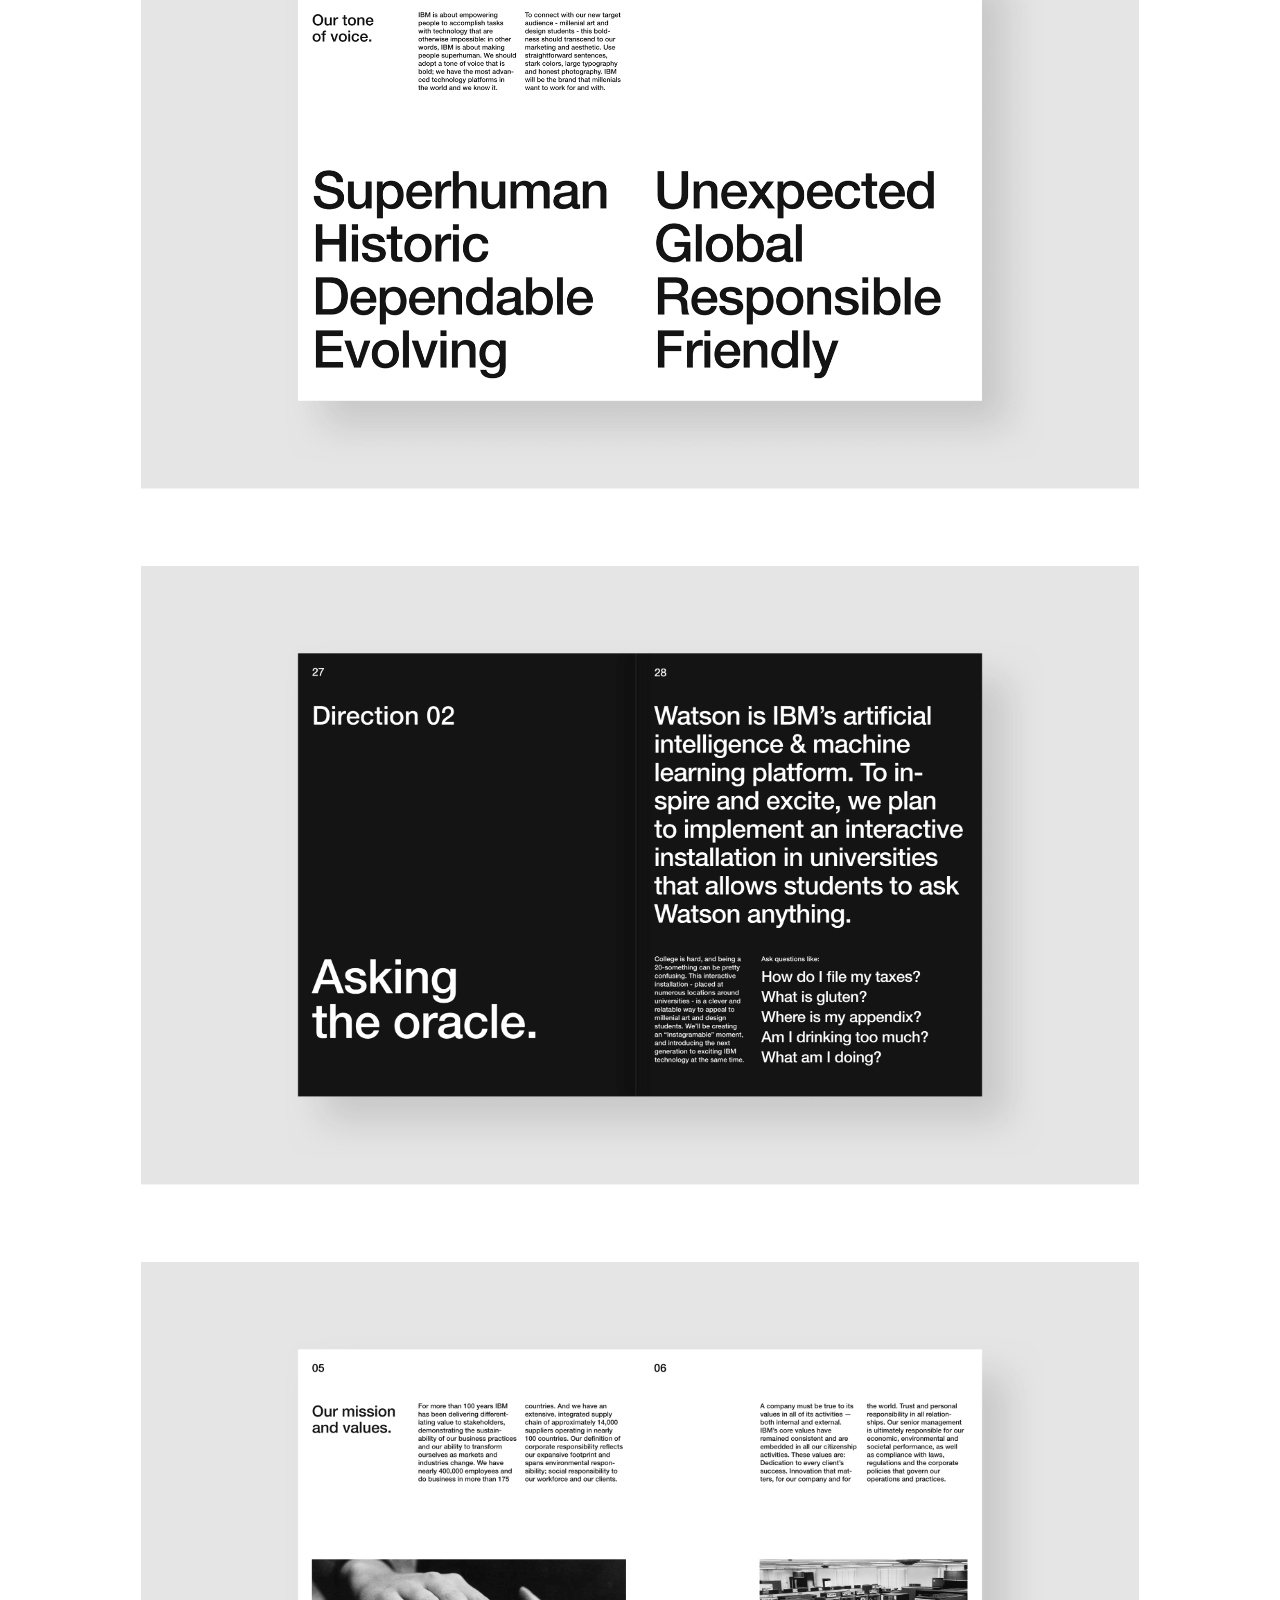
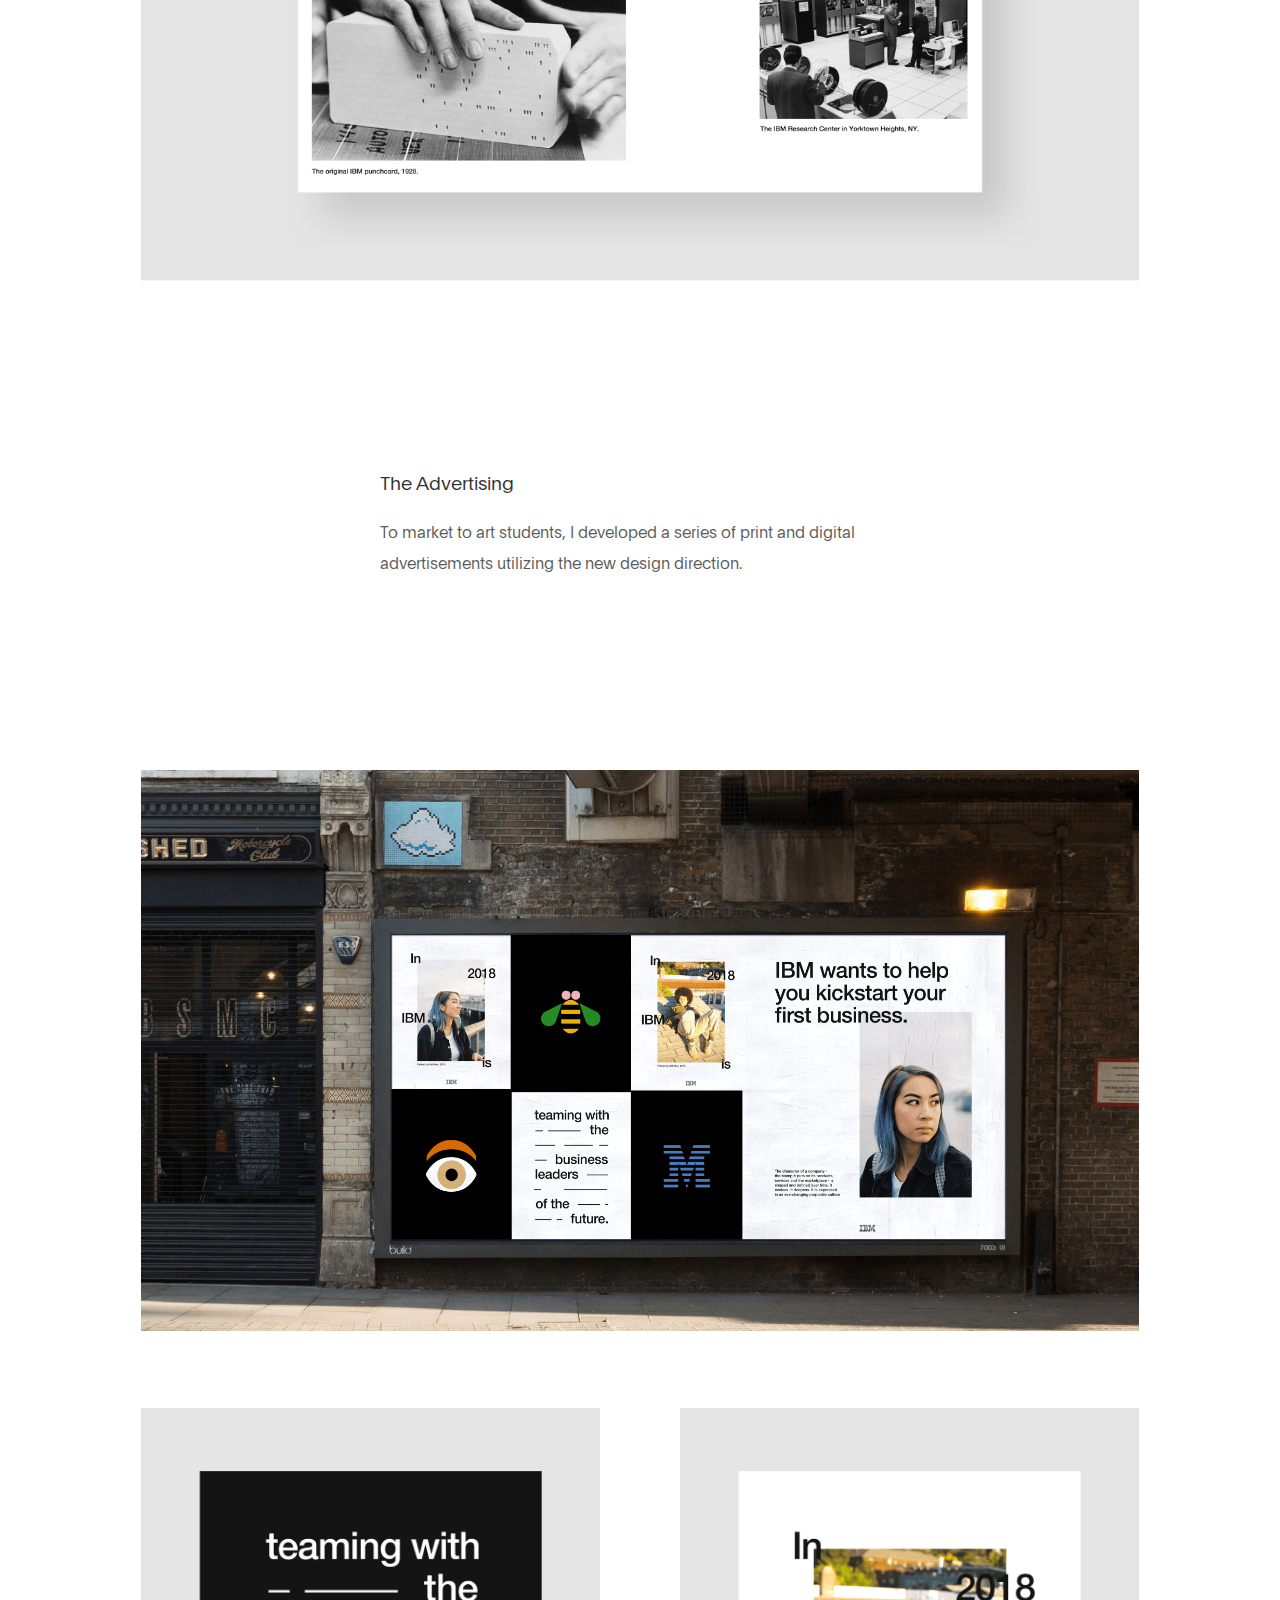
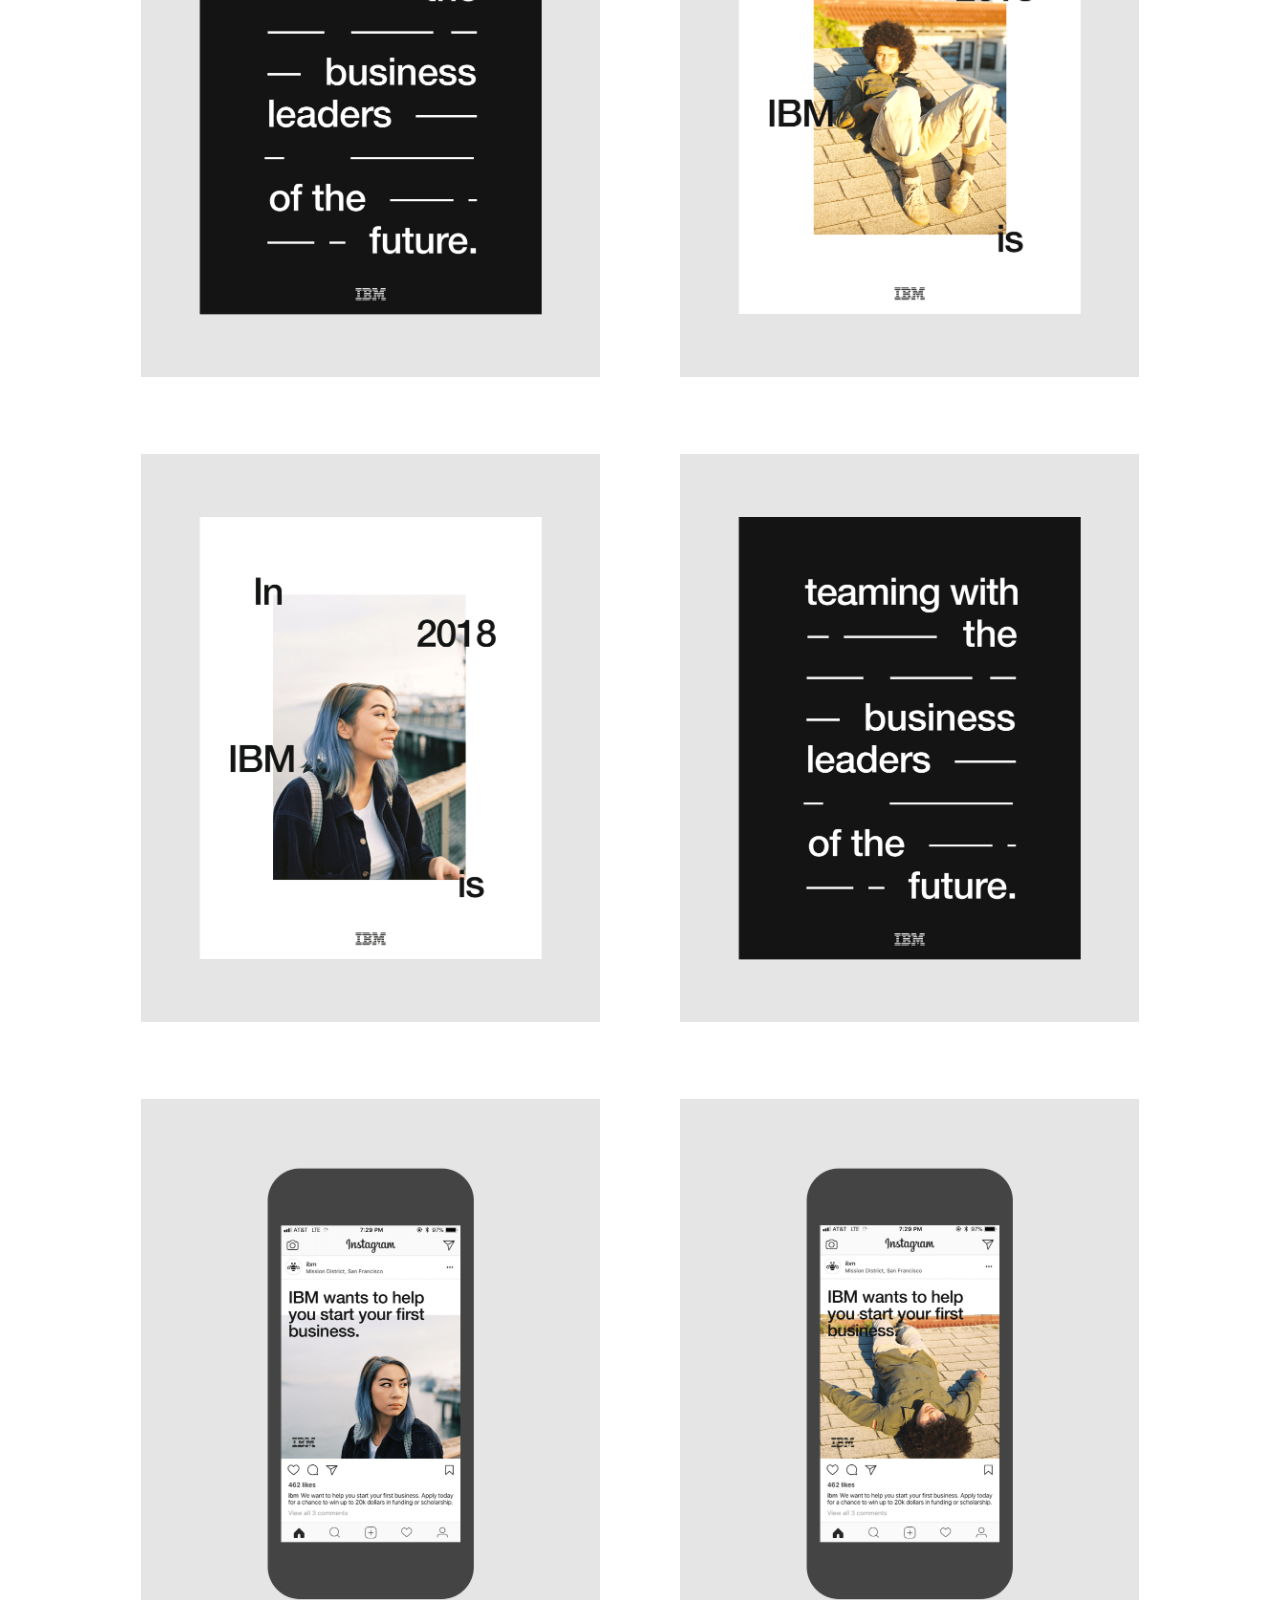
<file: ibm.html>
<html>
  <head>
    <meta charset="UTF-8">
    <meta name="viewport" content="width=device-width, initial-scale=1">
    <title>Sam Giambalvo</title>
    <link type="text/css" rel="stylesheet" href="index.css" />
    <script src="jquery-3.1.1.min.js"></script>
     <script src="scripts.js"></script>           
     <link rel="stylesheet" href="flickity.css">
     <script src="flickity.pkgd.min.js"></script>
     <link rel="stylesheet" type="text/css" media="screen" href="PlainLight-Regular.css" />
     <meta name="format-detection" content="telephone=no">
     <link rel="shortcut icon" type="image/x-icon" href="http://samgiambalvo.com/imgs/favicon.ico?v=2" />
  </head>
	<body>
    <div class="shade"></div>
    <div class="menu">
      <h1 class="index">Projects</h1>
      <h1 class="play">Play</h1>
      <h1 class="about">Contact</h1>
    </div>
    <div class="mob nav">
      <h1 class="nav-projects">Projects</h1>
      <h1 class="nav-play">Play</h1>
      <h1 class="nav-about">Contact</h1>
    </div>

    <div class="bg">
    <div class="container">
      
      <div class="grid-container intro">
        <div class="col-most">
          <h1>IBM Strategies <span class="half">is a book designed to endear the enterprise company to art students.</span></h1>
        </div>
        <div class="col-quart right">
          <img class="right menu-img"src="imgs/index/lines.svg"/>
        </div>
      </div>
    </div>
  </div>
  
  <div class="bg full">
    <img src='imgs/ibm/ibm-full-min.png'/>
  </div>
  
  <div class="container">
    
    <div class="desc-container">
      <h1>Overview</h1>
      <p>In a brand strategies class, we were tasked with marketing IBM - the enterprise giant - to art students. The result was a brand book that utilized the original design language upon which the company was founded. This project is not formally associated with IBM.</p>
    </div>
  
    <div class="grid-container caro-cont">
      <div class="caro">
        <img src="imgs/ibm/ibm-card1.png"/>
        <div class="image-cred">
          <h1>IBM punched card</h1>
          <p>Source: IBM</p>
        </div>
      </div>
      <div class="caro">
        <img src="imgs/ibm/ibm-card2.png"/>
        <div class="image-cred">
          <h1>IBM 7094</h1>
          <p>Source: Columbiana photo archive</p>
        </div>
      </div>
      <div class="caro">
        <img src="imgs/ibm/ibm-card4.png"/>
        <div class="image-cred">
          <h1>ABC Digital Computer</h1>
          <p>Source: Columbiana photo archive</p>
        </div>
      </div>
      <div class="caro">
        <img src="imgs/ibm/ibm-card3.png"/>
        <div class="image-cred">
          <h1>IBM punched card</h1>
          <p>Source: Columbiana photo archive</p>
        </div>
      </div>
    </div>
    
    <div class="desc-container">
      <h1>The Cover</h1>
      <p>In an allusion to the shape of the computer punch card, I designed a custom half-sleeve. The book cover utilizes the IBM icon for binary: the building block of IBM's technology business.</p>
    </div>

  </div>
</div>

  <div class="bg">
    <div class="grid-container">
      <div class="col-full">
        <img src="imgs/ibm/cover3.png">
      </div>
    </div>
  </div>
  
  <div class="container">
    <div class="desc-container">
      <h1>The Strategy</h1>
      <p>To appeal to art and design students, I suggested that IBM adopt the original design language and art direction of Paul Rand in advertising, marketing and collateral in art and design schools.</p>
    </div>
  </div>

  <div class="bg">
    <div class="grid-container">
      <div class="col-full">
        <img src="imgs/ibm/ibm-full2.png">
      </div>
    </div>
  </div>
  
  <div class="container with-margin">
    <div class="grid-container">
      <div class="col-full">
        <img src="imgs/ibm/ibm3.png"/>
      </div>
    </div>
    <div class="col-full img-stack">
      <img src="imgs/ibm/ibm8.png"/>
    </div>
    <div class="col-full img-stack">
      <img src="imgs/ibm/ibm5.png"/>
    </div>
  </div>
  
 <div class="bg">
   <div class="grid-container">
     <div class="col-full">
       <img src="imgs/ibm/ibm-cover3.png">
     </div>
   </div>
 </div>
	
	
  <div class="container with-margin">
    <div class="grid-container">
      <div class="col-full">
        <img src="imgs/ibm/ibm7.png"/>
      </div>
      <div class="col-full img-stack">
        <img src="imgs/ibm/ibm4.png"/>
      </div>
      <div class="col-full img-stack">
        <img src="imgs/ibm/ibm11.png"/>
      </div>
    </div>
  </div>
 
  <div class="col-full">
      <img src="imgs/ibm/ibm-cover.png"/>
  </div>

	
  <div class="container with-margin" style="padding-bottom: 0;">
    <div class="grid-container">
      <div class="col-full">
        <img src="imgs/ibm/ibm6.png"/>
      </div>
      <div class="col-full img-stack">
        <img src="imgs/ibm/ibm10.png"/>
      </div>
      <div class="col-full img-stack">
        <img src="imgs/ibm/ibm9.png"/>
      </div>
    </div>
  </div>

  <div class="container">
    
    <div class="desc-container">
      <h1>The Advertising</h1>
      <p>To market to art students, I developed a series of print and digital advertisements utilizing the new design direction.</p>
    </div>
  
  <div class="col-full">
      <img src="imgs/ibm/ibm-full-3.png"/>
  </div>
  
  
    <div class="grid-container img-stack">
      <div class="col-half">
        <img src="imgs/ibm/ibm15.png"/>
      </div>
      <div class="col-half right">
        <img src="imgs/ibm/ibm13.png"/>
      </div>
    </div>
    
    <div class="grid-container img-stack">
      <div class="col-half">
        <img src="imgs/ibm/ibm12.png"/>
      </div>
      <div class="col-half right">
        <img src="imgs/ibm/ibm15.png"/>
      </div>
    </div>
    
    <div class="grid-container img-stack">
      <div class="col-half">
        <img src="imgs/ibm/ibm-phone1.png"/>
      </div>
      <div class="col-half right">
        <img src="imgs/ibm/ibm-phone2.png"/>
      </div>
    </div>

  </div>
</div>

    <div class="bg desk">
    <div class="container">
      
      <div class="grid-container intro">
        <div class="col-most">
          <h1>Sam Giambalvo <span class="half">is a designer and developer solving digital and physical problems.</span></h1>
        </div>
        <div class="col-quart right">
          <img class="right menu-img"src="imgs/index/lines.svg"/>
        </div>
      </div>
    </div>
  </div>

</div>

  <div class="container">
    <div class="grid-container desc mob bot">
      <div class="col-quart">
        <h1>Connect</h1>
      </div>
      <div class="col-half">
        <div class="col-quart clients">
          <p><a href="mailto:samgiambalvo@gmail.com">Email</a></p>
          <p><a href="https://www.linkedin.com/in/sam-giambalvo-94275761/" target="_blank">LinkedIn</a></p>
          <p></p>
        </div>
        <div class="col-quart clients">
          <p><a href="https://www.are.na/sam-giambalvo" target="_blank">Arena</a></p>
          <p><a href="https://twitter.com/samgmblvo" target="_blank">Twitter</a></p>
        </div>
        <div class="col-quart clients">
          <p><a href="https://github.com/sam-zoomforth" target="_blank">Github</a></p>
          <p><a href="https://www.instagram.com/samgiambalvo/" target="_blank">Instagram</a></p>
        </div>
      </div>
    </div>
  </div>

  </body>
</html>
</file>
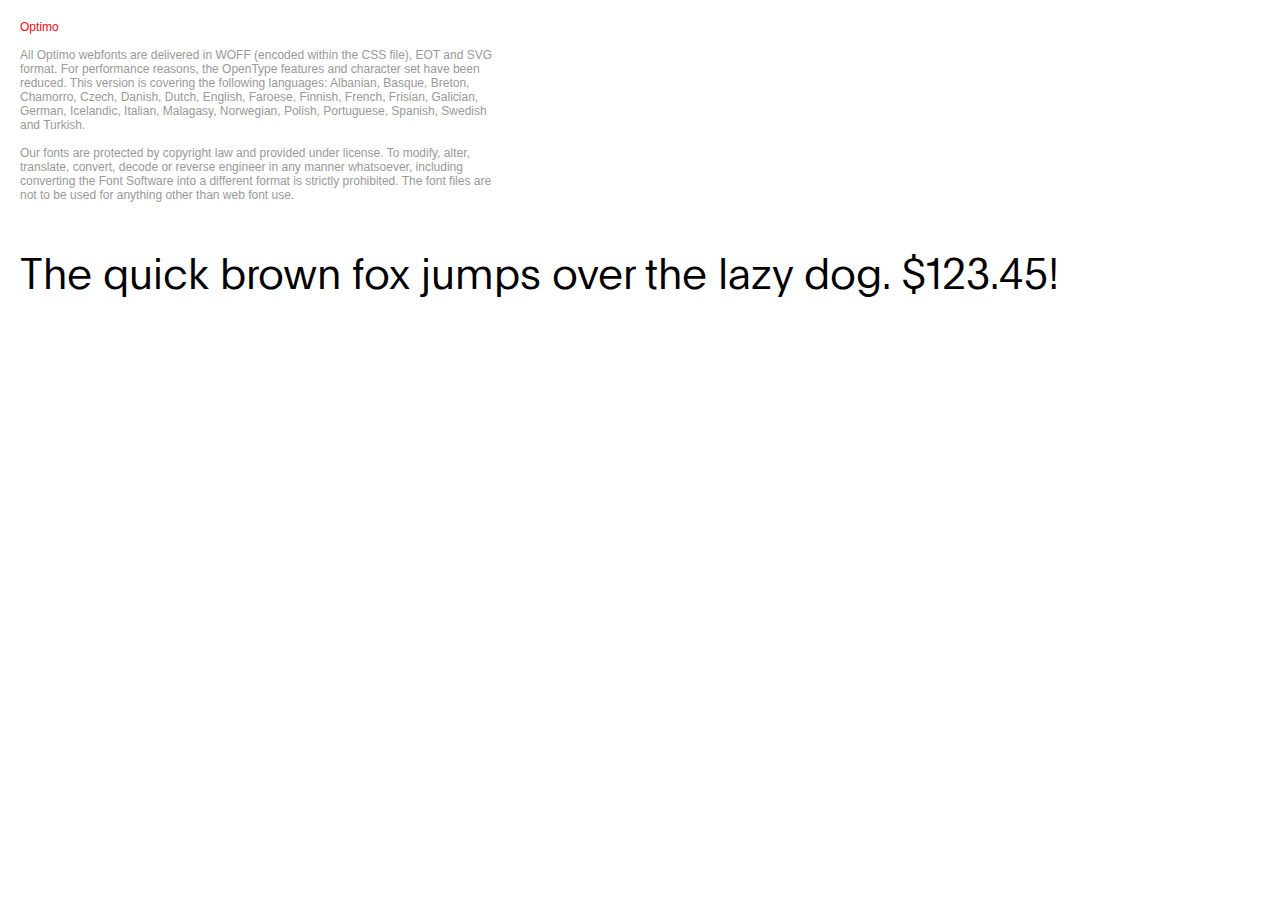
<file: PlainLight-Regular.html>
<!DOCTYPE html PUBLIC "-//W3C//DTD XHTML 1.0 Strict//EN" "http://www.w3.org/TR/xhtml1/DTD/xhtml1-strict.dtd">
<html lang="en" xml:lang="en" xmlns="http://www.w3.org/1999/xhtml">
<head>
<meta content="text/html; charset=utf-8" http-equiv="content-type"/>
<meta content="en-us" http-equiv="Content-Language"/>
<title>Plain Light Regular - Web Font Specimen</title>
<link rel="stylesheet" type="text/css" media="screen" href="PlainLight-Regular.css" />
<style type="text/css" media="screen">
body { font-size: 42px; font-family: "PlainLight", Georgia;  margin: 20px;}
.txt { font-size: 12px; font-family: Helvetica,Arial, sans-serif; font-style: normal;color: #999999; width: 480px;}
</style>
</head>
<body>
<div class="txt" style="width:200px; color: #F40A0A">Optimo</br></br></div>
<div class="txt">All Optimo webfonts are delivered in WOFF (encoded within the CSS file), EOT and SVG format. For performance reasons, the OpenType features and character set have been reduced. This version is covering the following languages: Albanian, Basque, Breton, Chamorro, Czech, Danish, Dutch, English, Faroese, Finnish, French, Frisian, Galician, German, Icelandic, Italian, Malagasy, Norwegian, Polish, Portuguese, Spanish, Swedish and Turkish.</br></br> Our fonts are protected by copyright law and provided under license. To modify, alter, translate, convert, decode or reverse engineer in any manner whatsoever, including converting the Font Software into a different format is strictly prohibited. The font files are not to be used for anything other than web font use.</div>
<p contenteditable="true">The quick brown fox jumps over the lazy dog. $123.45!</p>
</body>
</html>
</file>
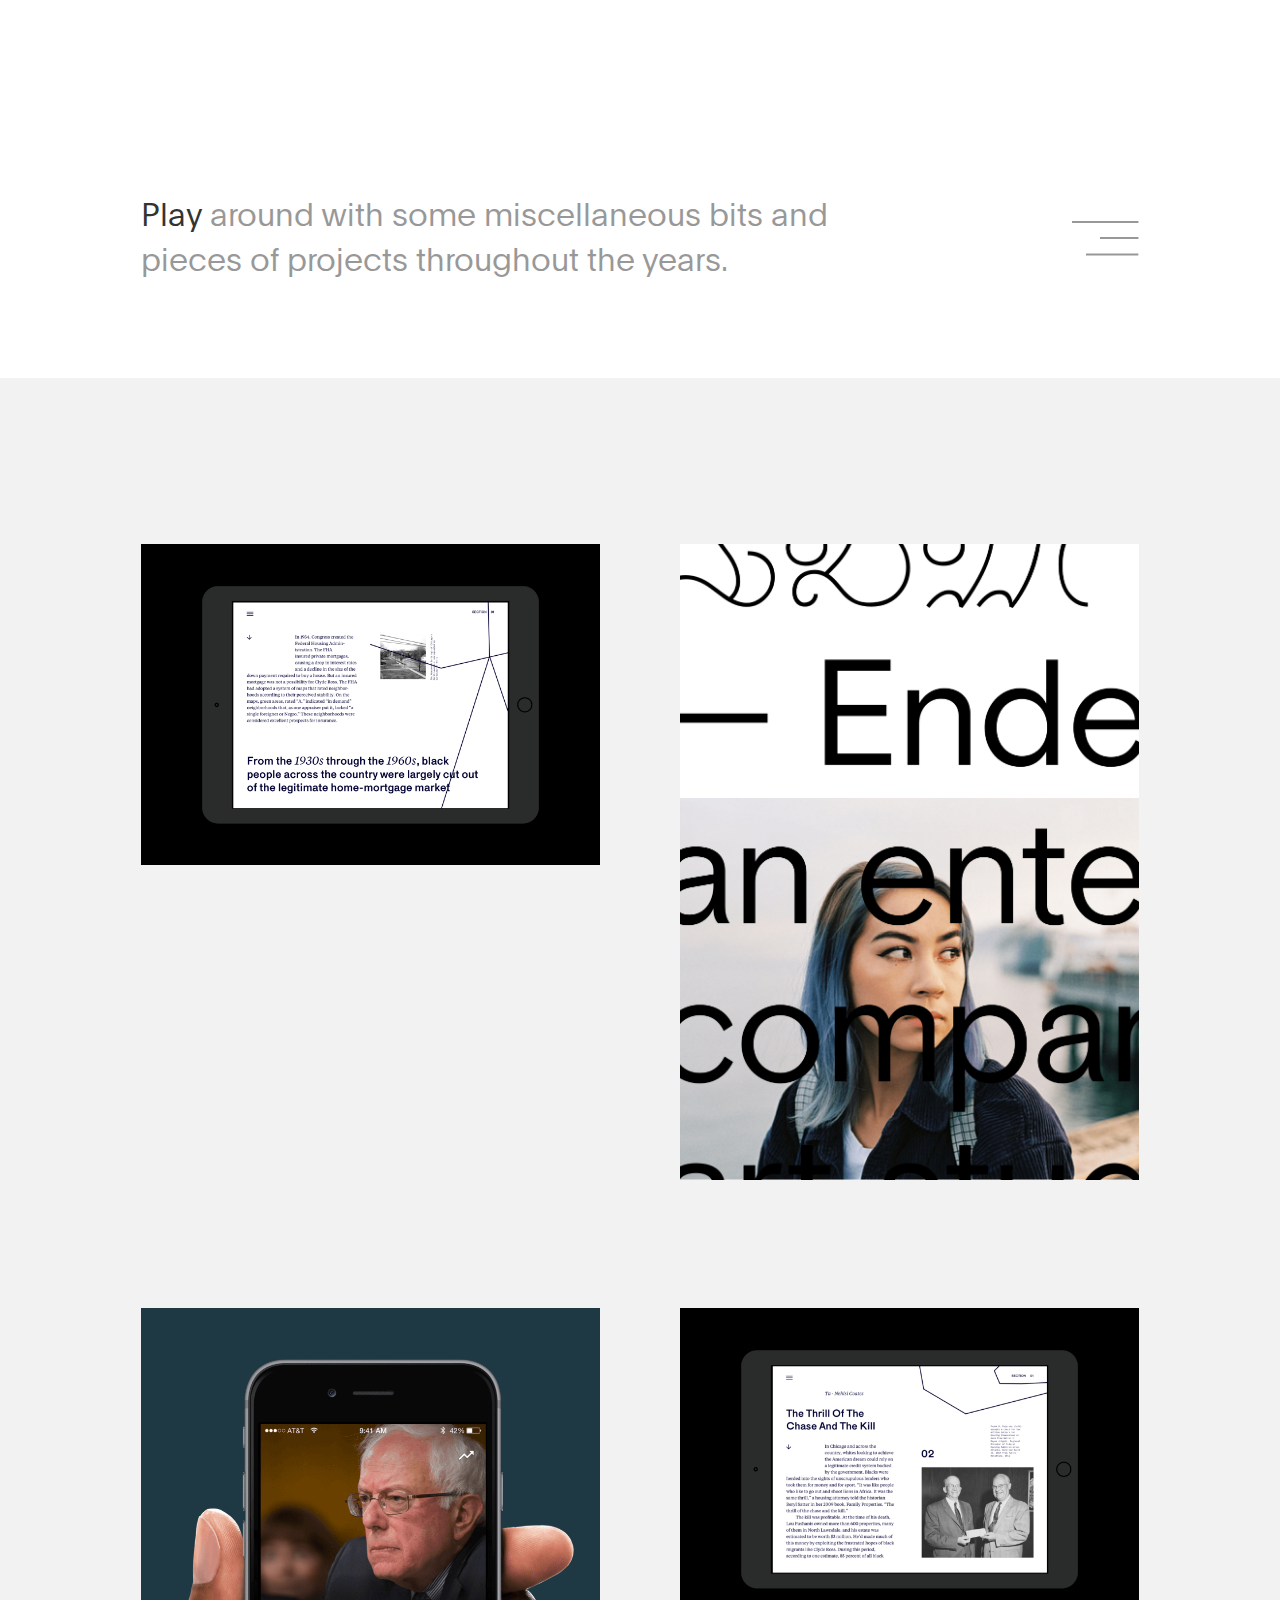
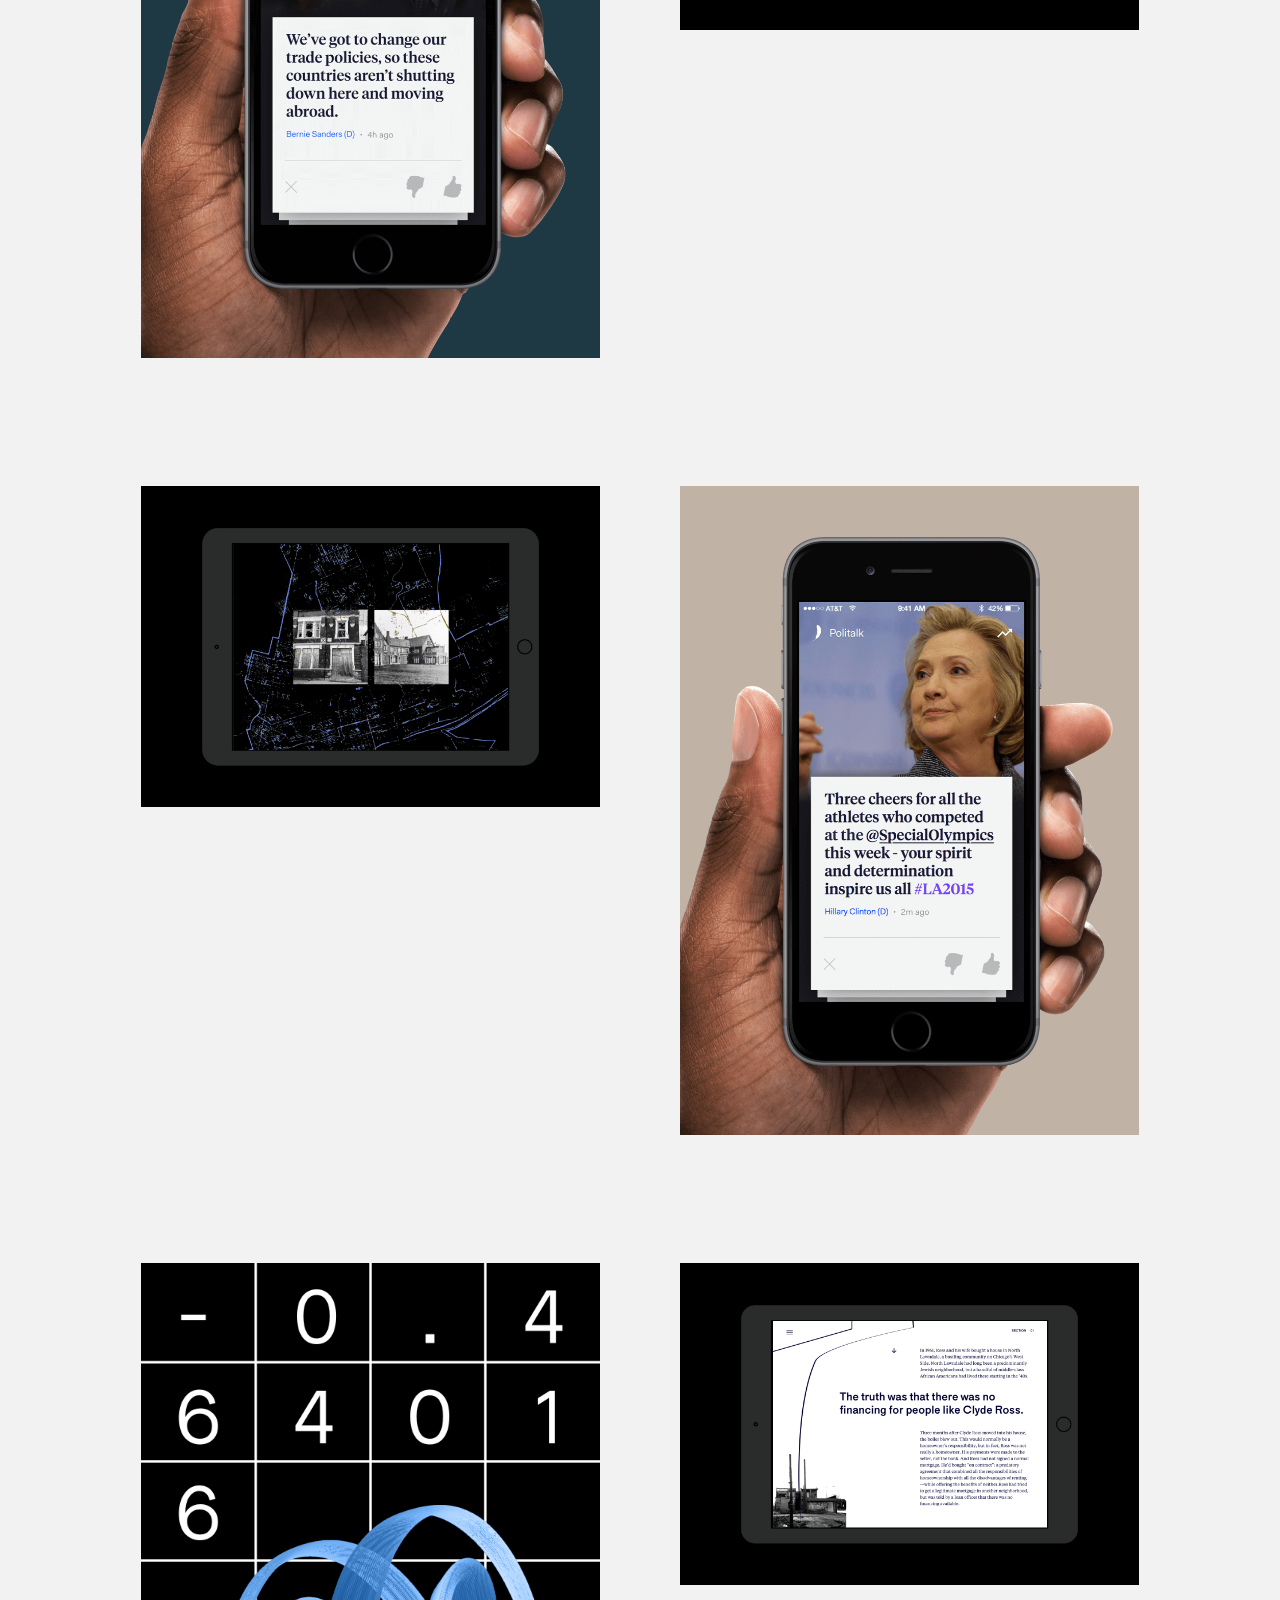
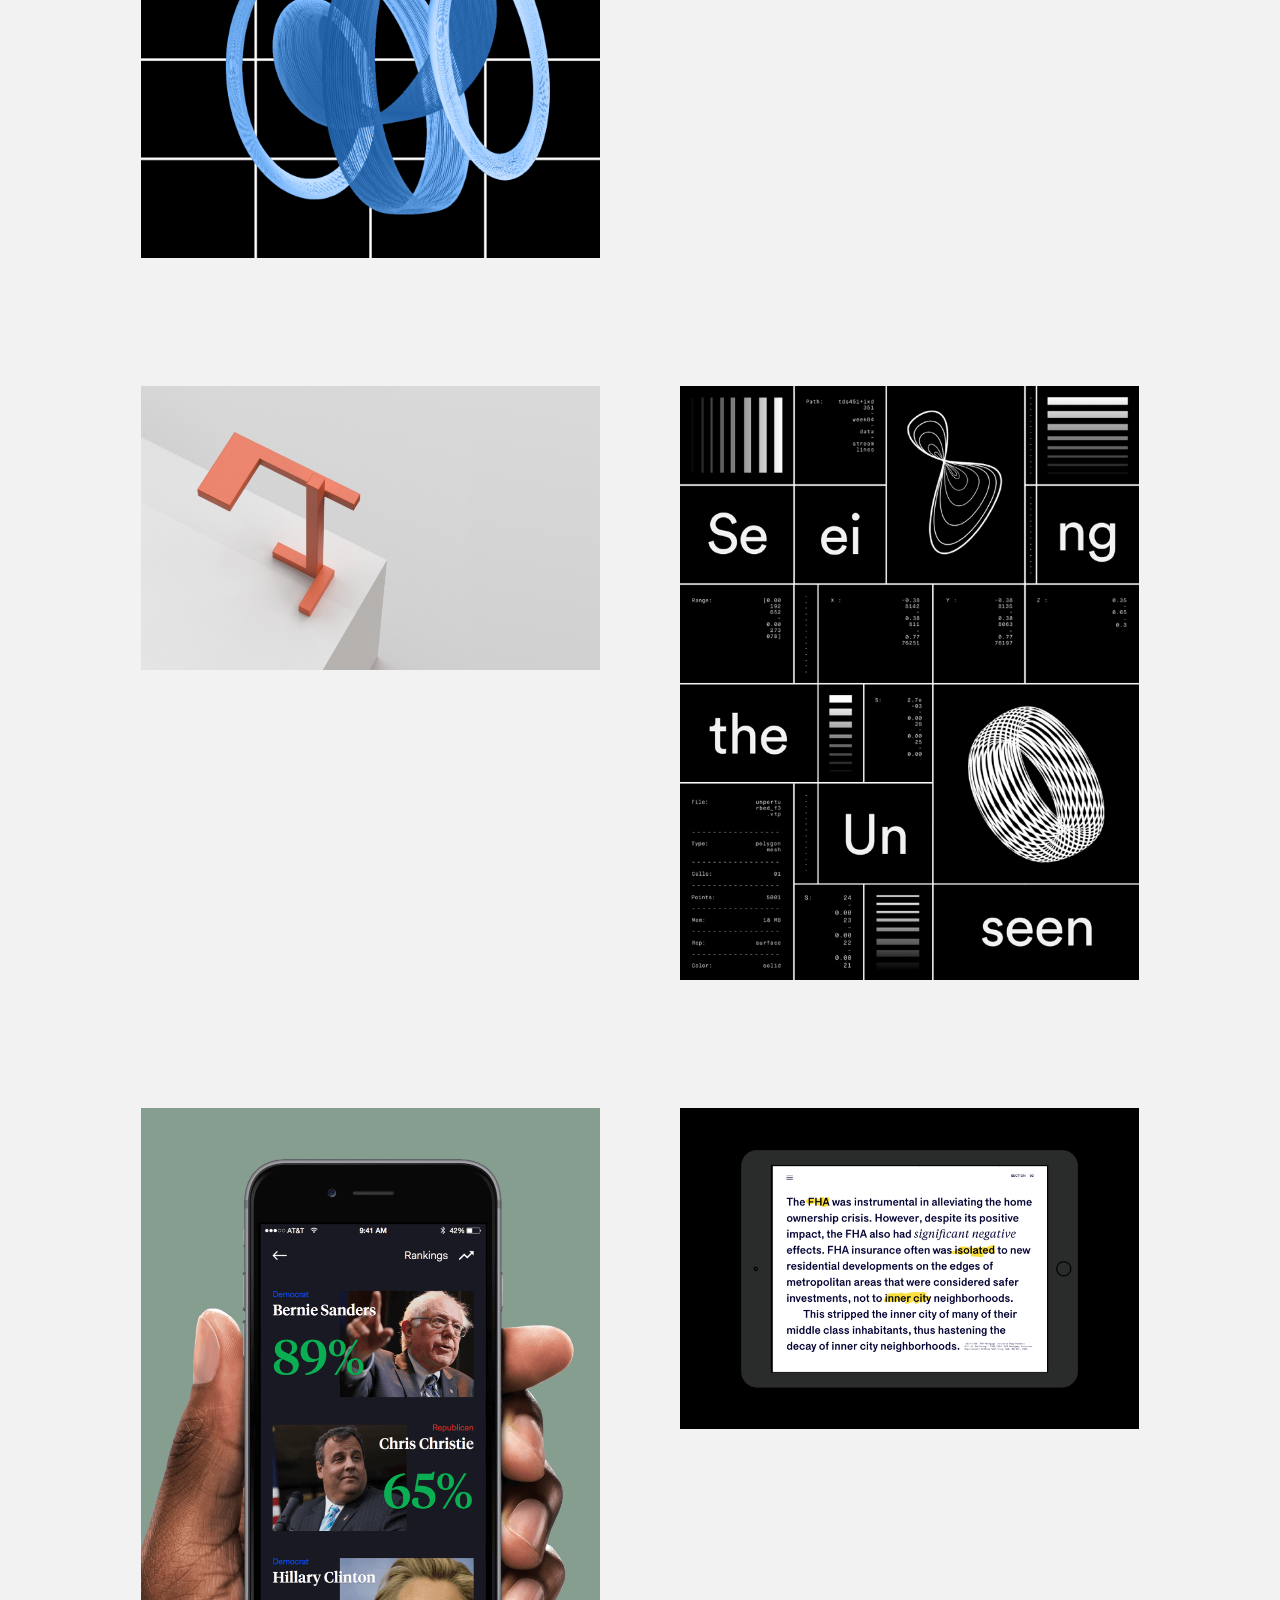
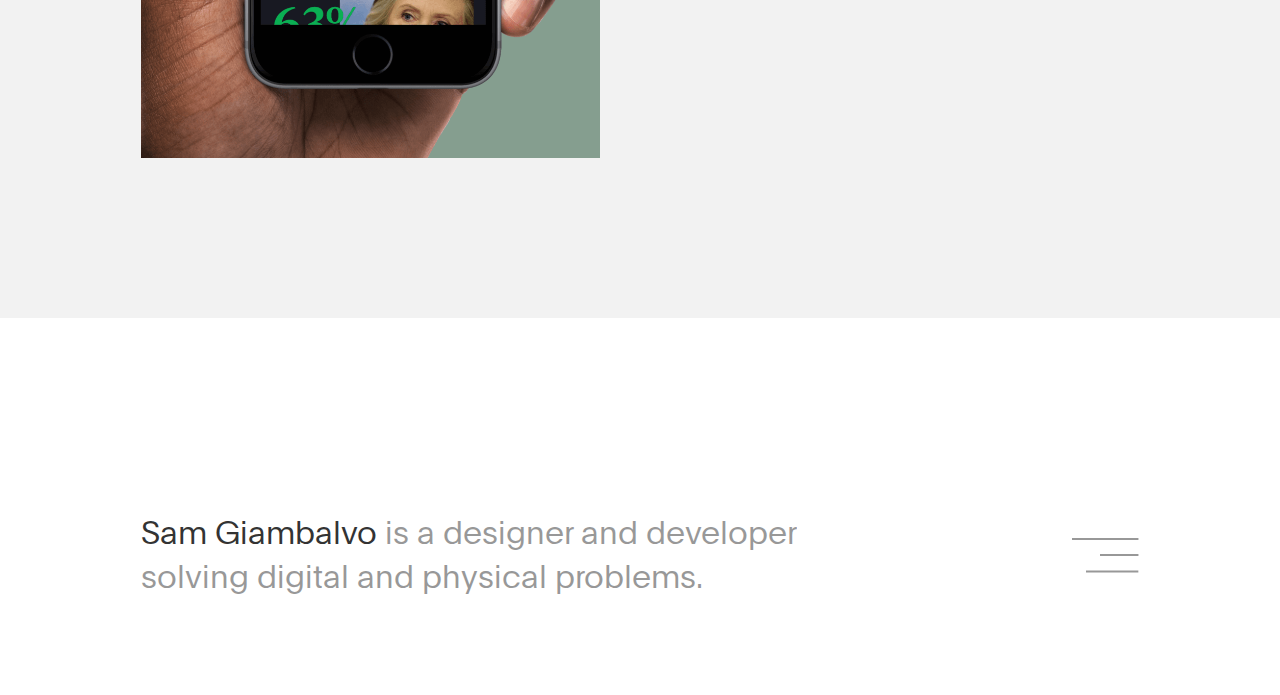
<file: play.html>
<html>
  <head>
    <meta charset="UTF-8">
    <meta name="viewport" content="width=device-width, initial-scale=1">
    <title>Sam Giambalvo</title>
    <link type="text/css" rel="stylesheet" href="index.css" />
    <script src="jquery-3.1.1.min.js"></script>
     <script src="scripts.js"></script>     
     <link rel="stylesheet" type="text/css" media="screen" href="PlainLight-Regular.css" />      
     <meta name="format-detection" content="telephone=no">
     <link rel="shortcut icon" type="image/x-icon" href="http://samgiambalvo.com/imgs/favicon.ico?v=2" />
  </head>
	<body>
    
    <div class="shade"></div>
    <div class="menu">
      <h1 class="index">Projects</h1>
      <h1 class="play">Play</h1>
      <h1 class="about">Contact</h1>
    </div>
    <div class="mob nav">
      <h1 class="nav-projects">Projects</h1>
      <h1 class="nav-play selected">Play</h1>
      <h1 class="nav-about">Contact</h1>
    </div>
    
    <div class="bg">
    <div class="container">
          <img class="menu-img mob"src="imgs/index/menu-mob.svg"/>
      <div class="grid-container intro">
        <div class="col-most">
          <h1>Play <span class="half">around with some miscellaneous bits and pieces of projects throughout the years.</span></h1>
        </div>
        <div class="col-quart right">
          <img class="right menu-img"src="imgs/index/lines.svg"/>
        </div>
      </div>
    </div>
  </div>
  
  <div class="bg gray">
  <div class="container">
      <div class="grid-container main">
        <div class="col-half cred-cont">
          <img src="imgs/play/ipad4.png"/>
        </div>
        <div class="col-half right cred-cont">
					<img src="imgs/play/ibmish.png"/>
        </div>
      </div>

      <div class="grid-container main">
        <div class="col-half cred-cont">
          <img src="imgs/play/color1.png"/>
        </div>
        <div class="col-half right cred-cont">
          <img src="imgs/play/ipad2.png"/>
        </div>
      </div>
      
      <div class="grid-container main">
        <div class="col-half cred-cont">
          <img src="imgs/play/ipad5.png"/>
        </div>
        <div class="col-half right cred-cont">
          <img src="imgs/play/color3.png"/>
        </div>
      </div>
      
      <div class="grid-container main">
        <div class="col-half cred-cont">
          <img src="imgs/play/eddy.png"/>
        </div>
        <div class="col-half right cred-cont">
          <img src="imgs/play/ipad6.png"/>
        </div>
      </div>
      
      <div class="grid-container main">
        <div class="col-half cred-cont">
          <img src="imgs/play/lamp-sm.png"/>
        </div>
        <div class="col-half right cred-cont">
          <img src="imgs/play/Poster.jpg"/>
        </div>
      </div>
      
      <div class="grid-container last-extra">
        <div class="col-half">
          <img src="imgs/play/color2.png"/>
        </div>
        <div class="col-half right">
          <img src="imgs/play/ipad3.png"/>
        </div>
      </div>

      </div>
</div>

  
    
    <div class="bg desk">
    <div class="container">
      
      <div class="grid-container intro">
        <div class="col-most">
          <h1>Sam Giambalvo <span class="half">is a designer and developer solving digital and physical problems.</span></h1>
        </div>
        <div class="col-quart right">
          <img class="right menu-img"src="imgs/index/lines.svg"/>
        </div>
      </div>
    </div>
  </div>
    
  <div class="container">
    <div class="grid-container desc mob bot">
      <div class="col-quart">
        <h1>Connect</h1>
      </div>
      <div class="col-half">
        <div class="col-quart clients">
          <p><a href="mailto:samgiambalvo@gmail.com">Email</a></p>
          <p><a href="https://www.linkedin.com/in/sam-giambalvo-94275761/" target="_blank">LinkedIn</a></p>
          <p></p>
        </div>
        <div class="col-quart clients">
          <p><a href="https://www.are.na/sam-giambalvo" target="_blank">Arena</a></p>
          <p><a href="https://twitter.com/samgmblvo" target="_blank">Twitter</a></p>
        </div>
        <div class="col-quart clients">
          <p><a href="https://github.com/sam-zoomforth" target="_blank">Github</a></p>
          <p><a href="https://www.instagram.com/samgiambalvo/" target="_blank">Instagram</a></p>
        </div>
      </div>
    </div>
  </div>
    
  </body>
</html>
</file>
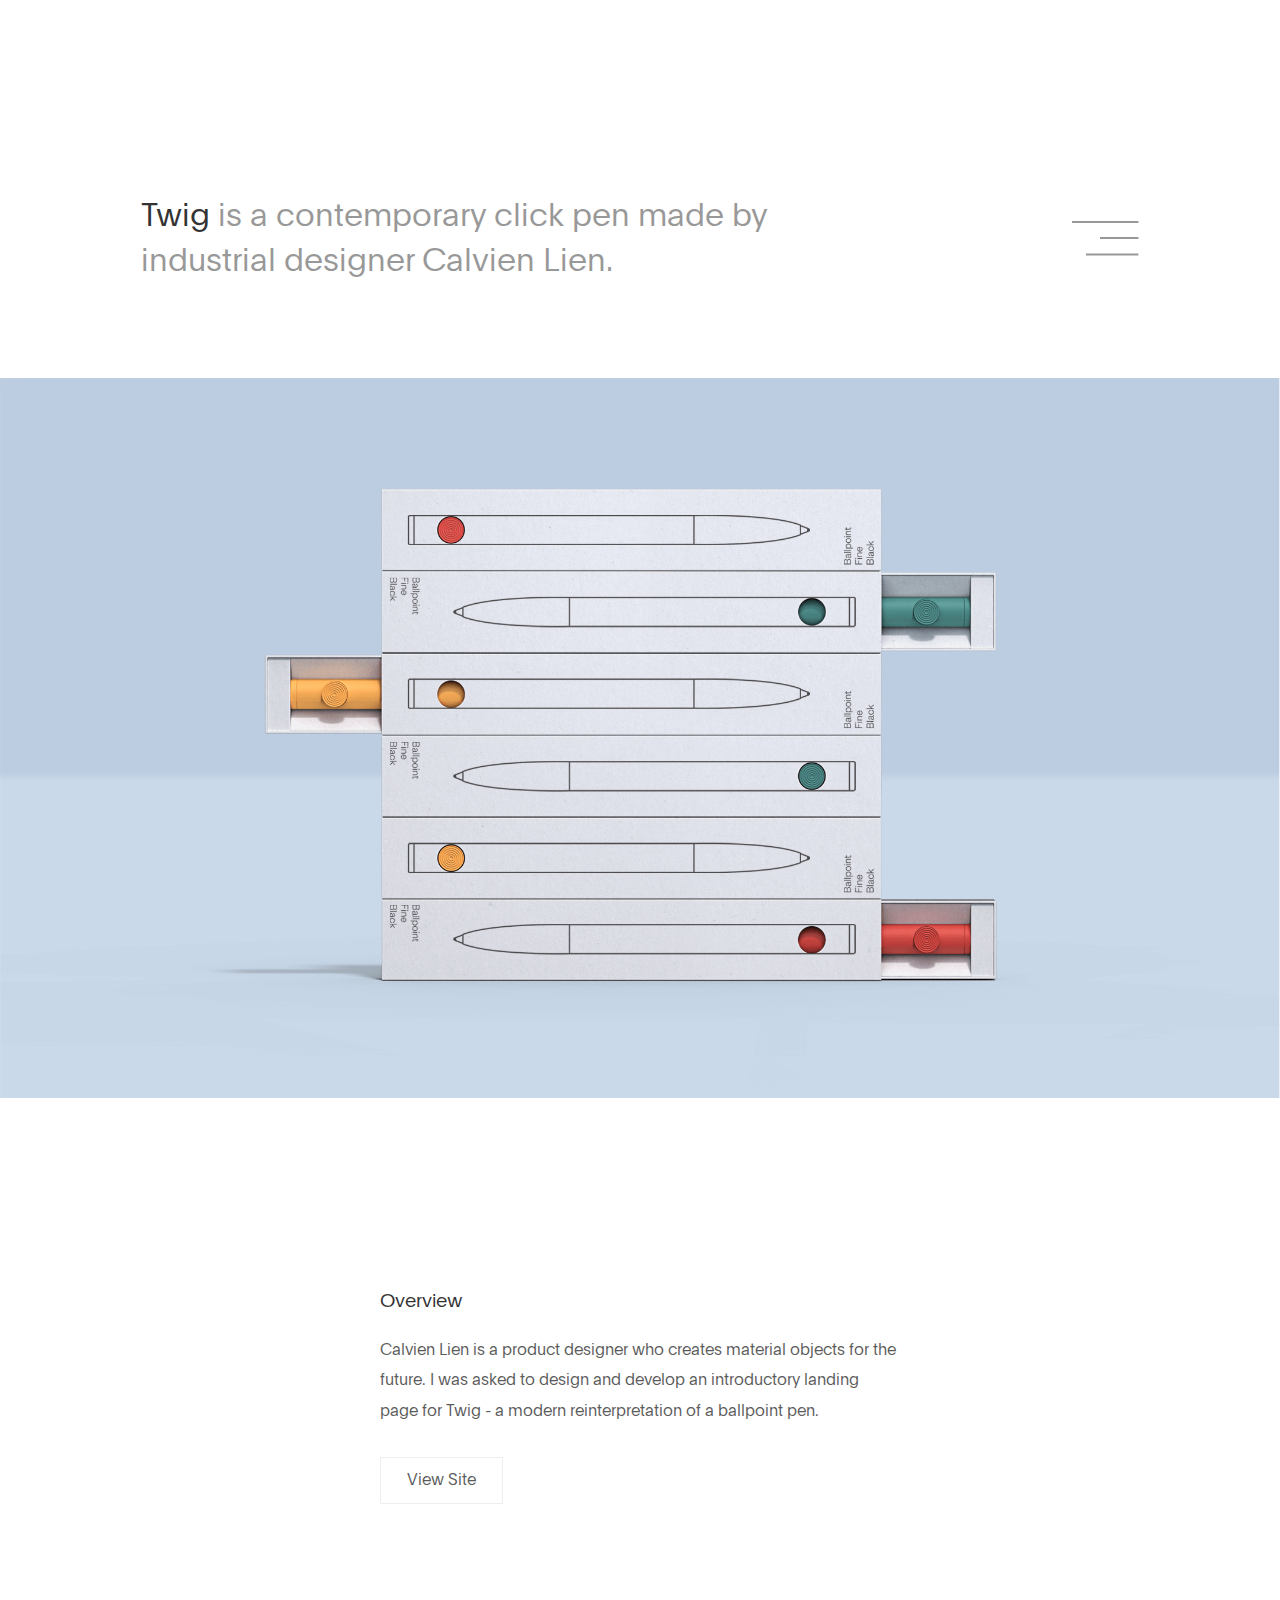
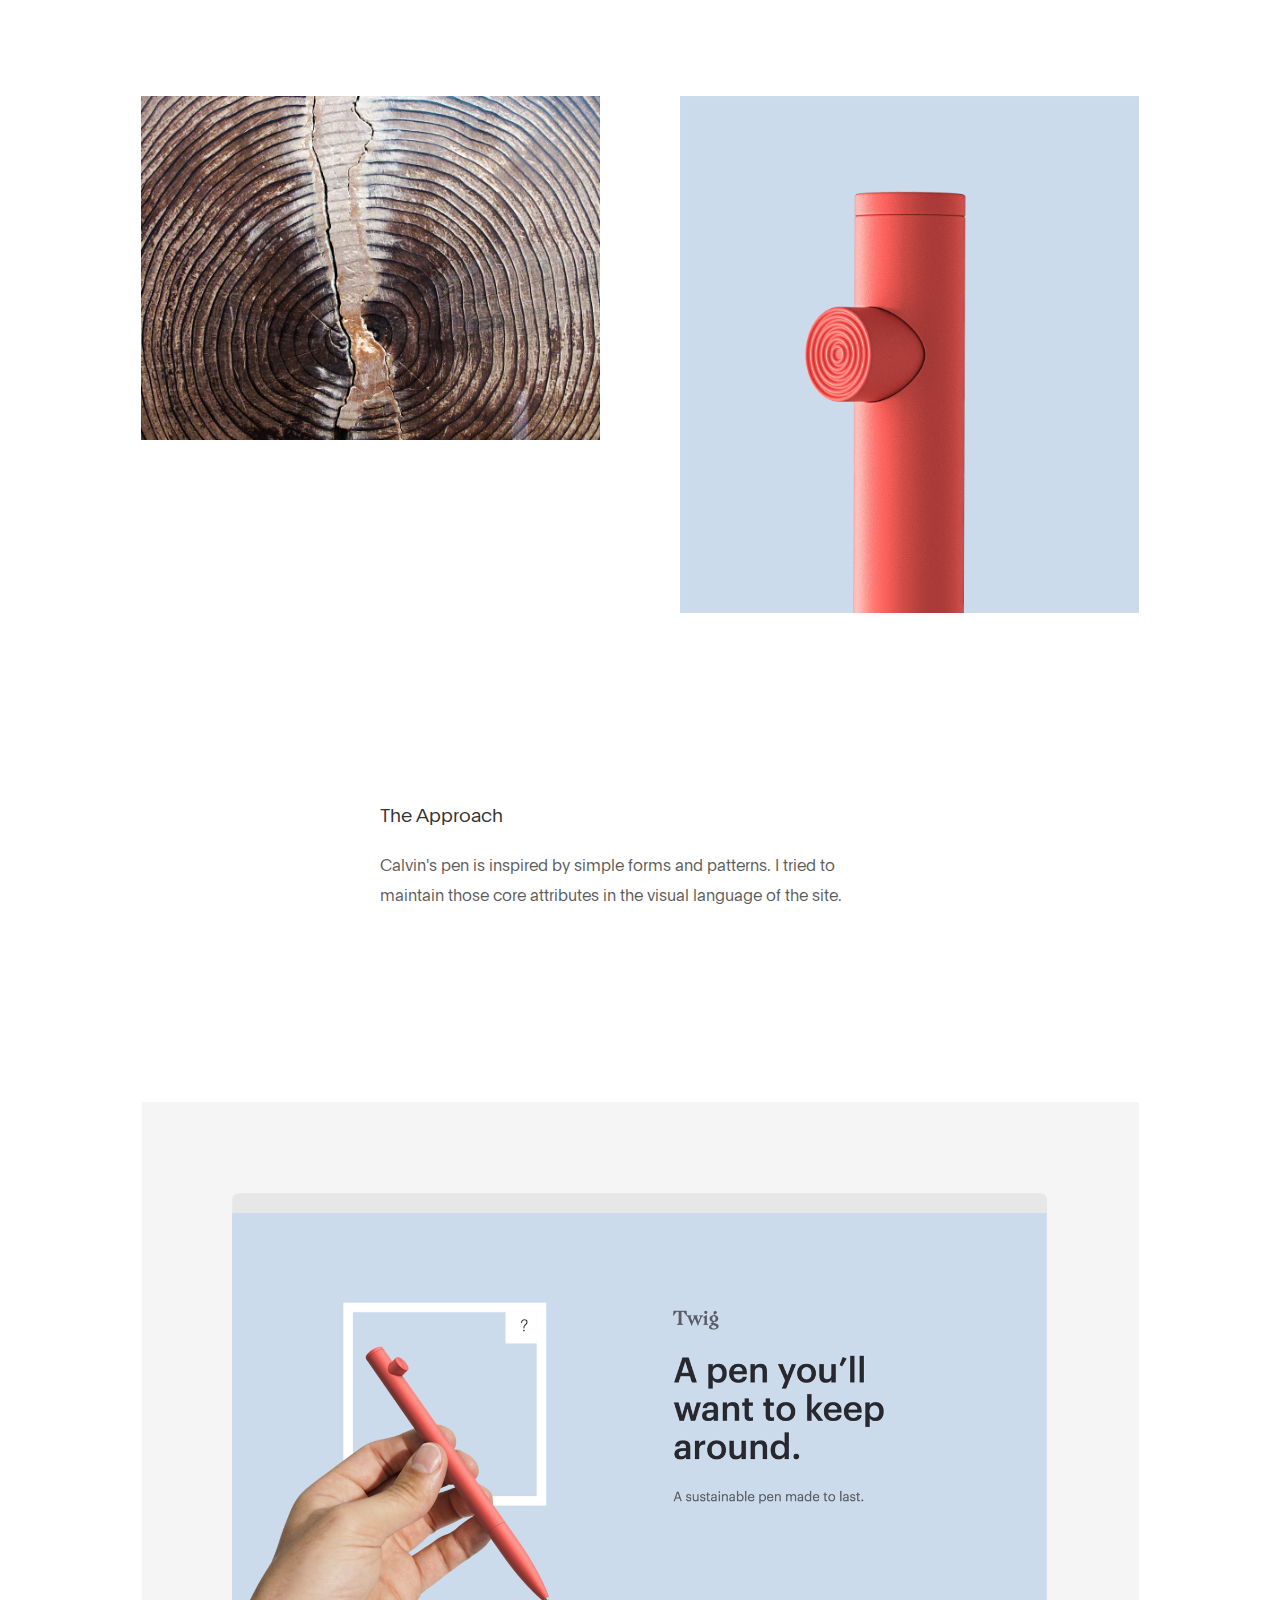
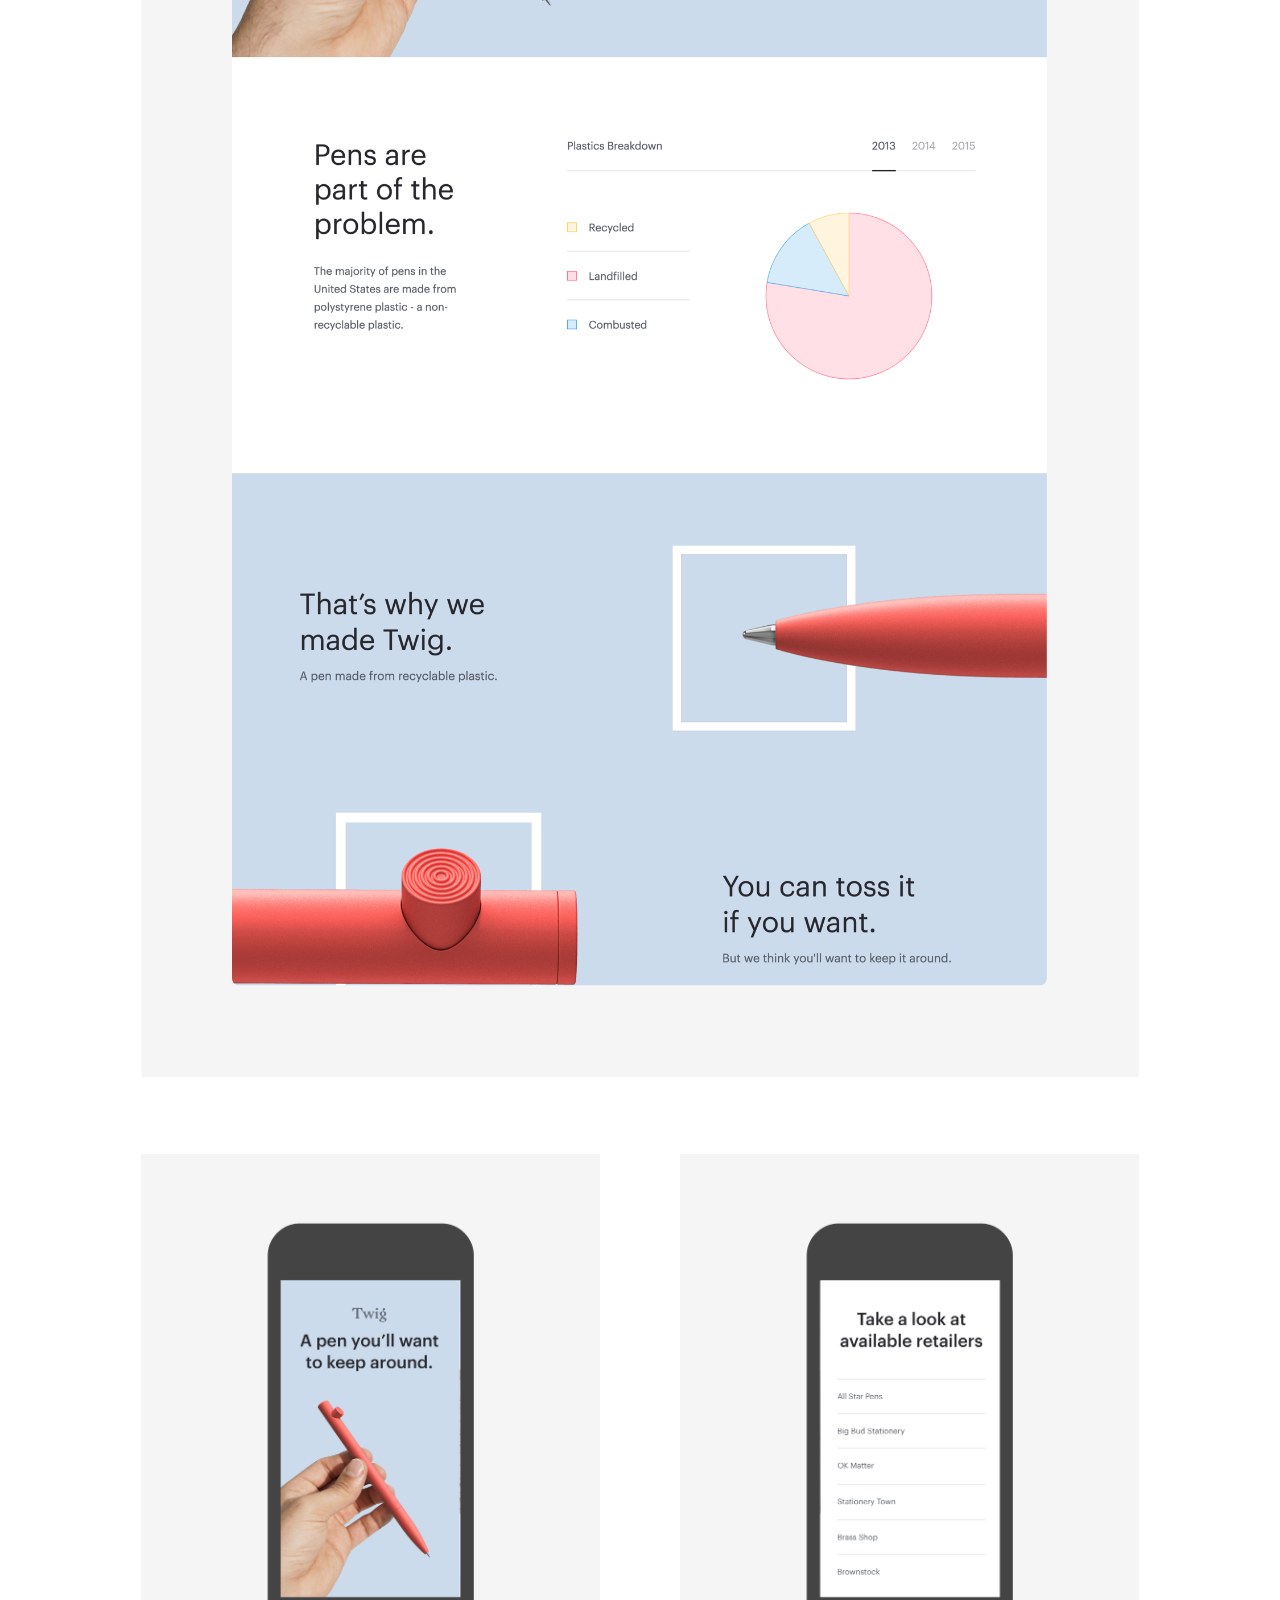
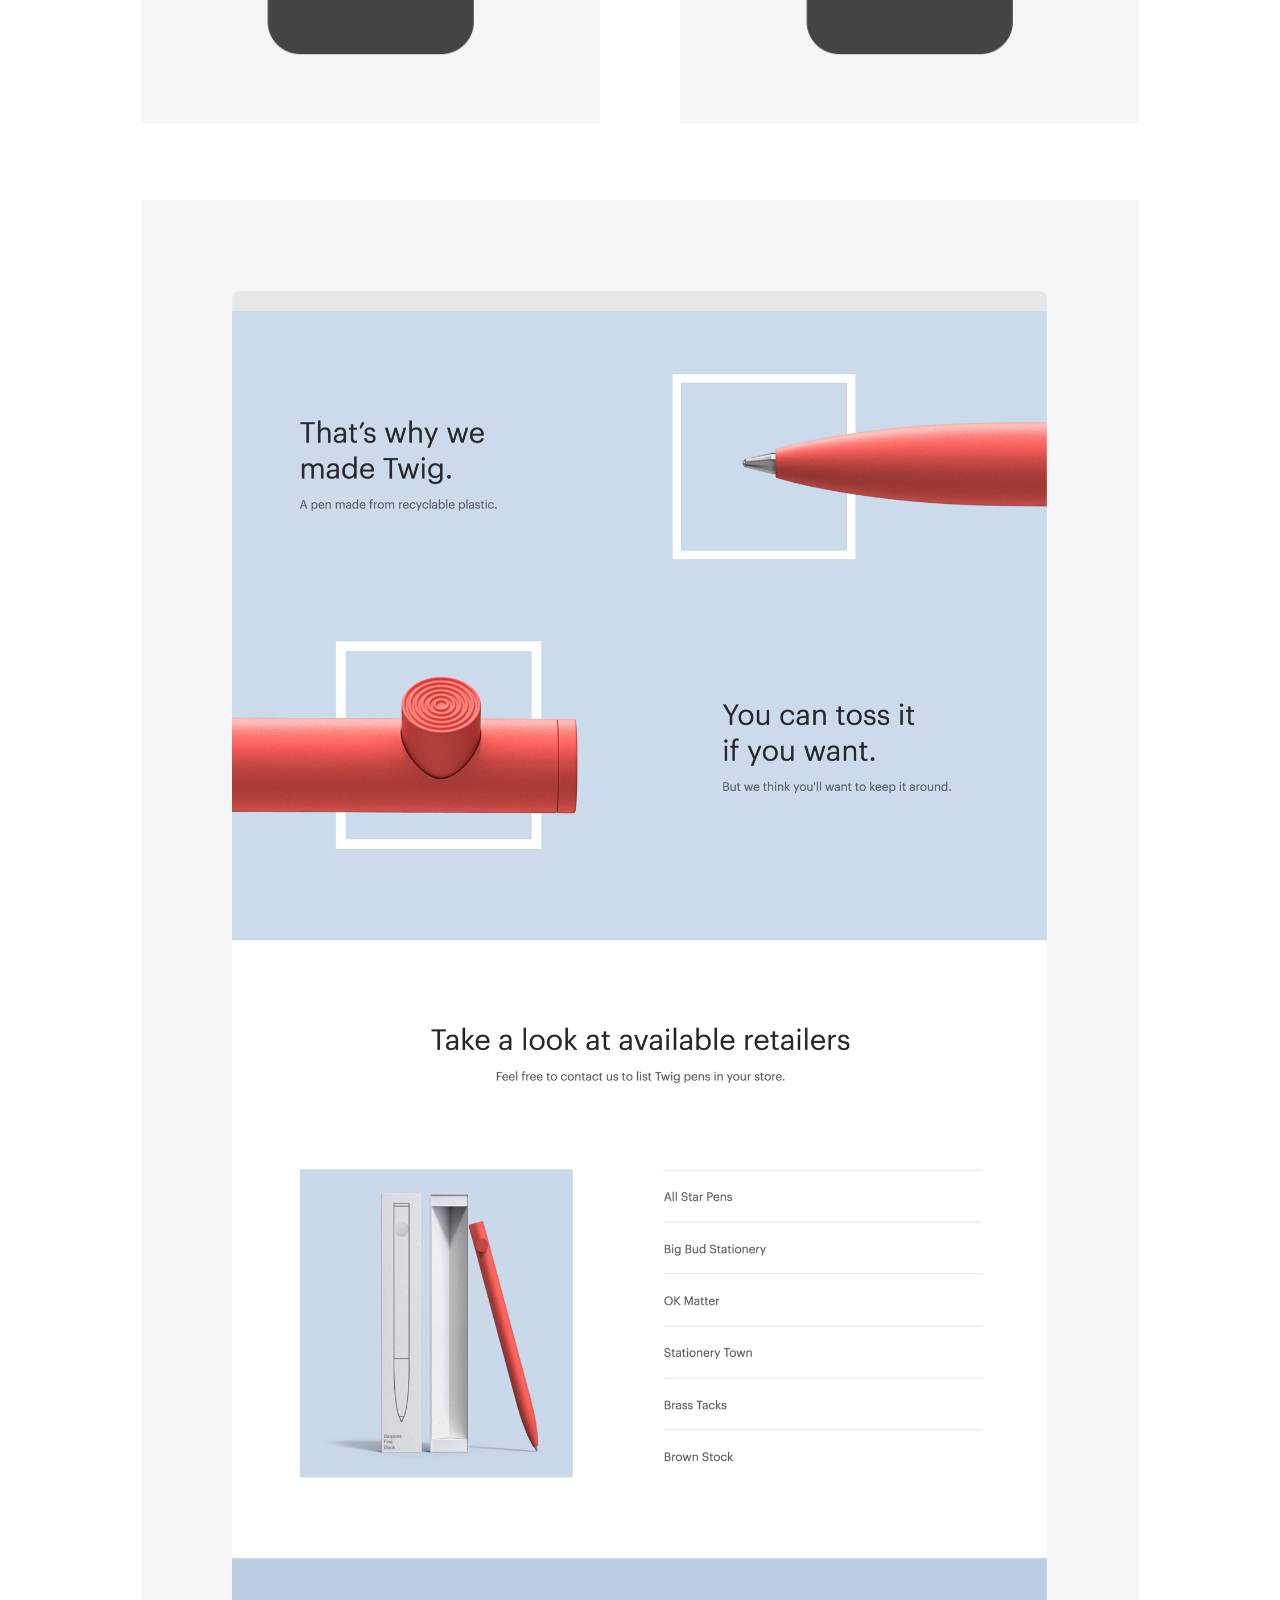
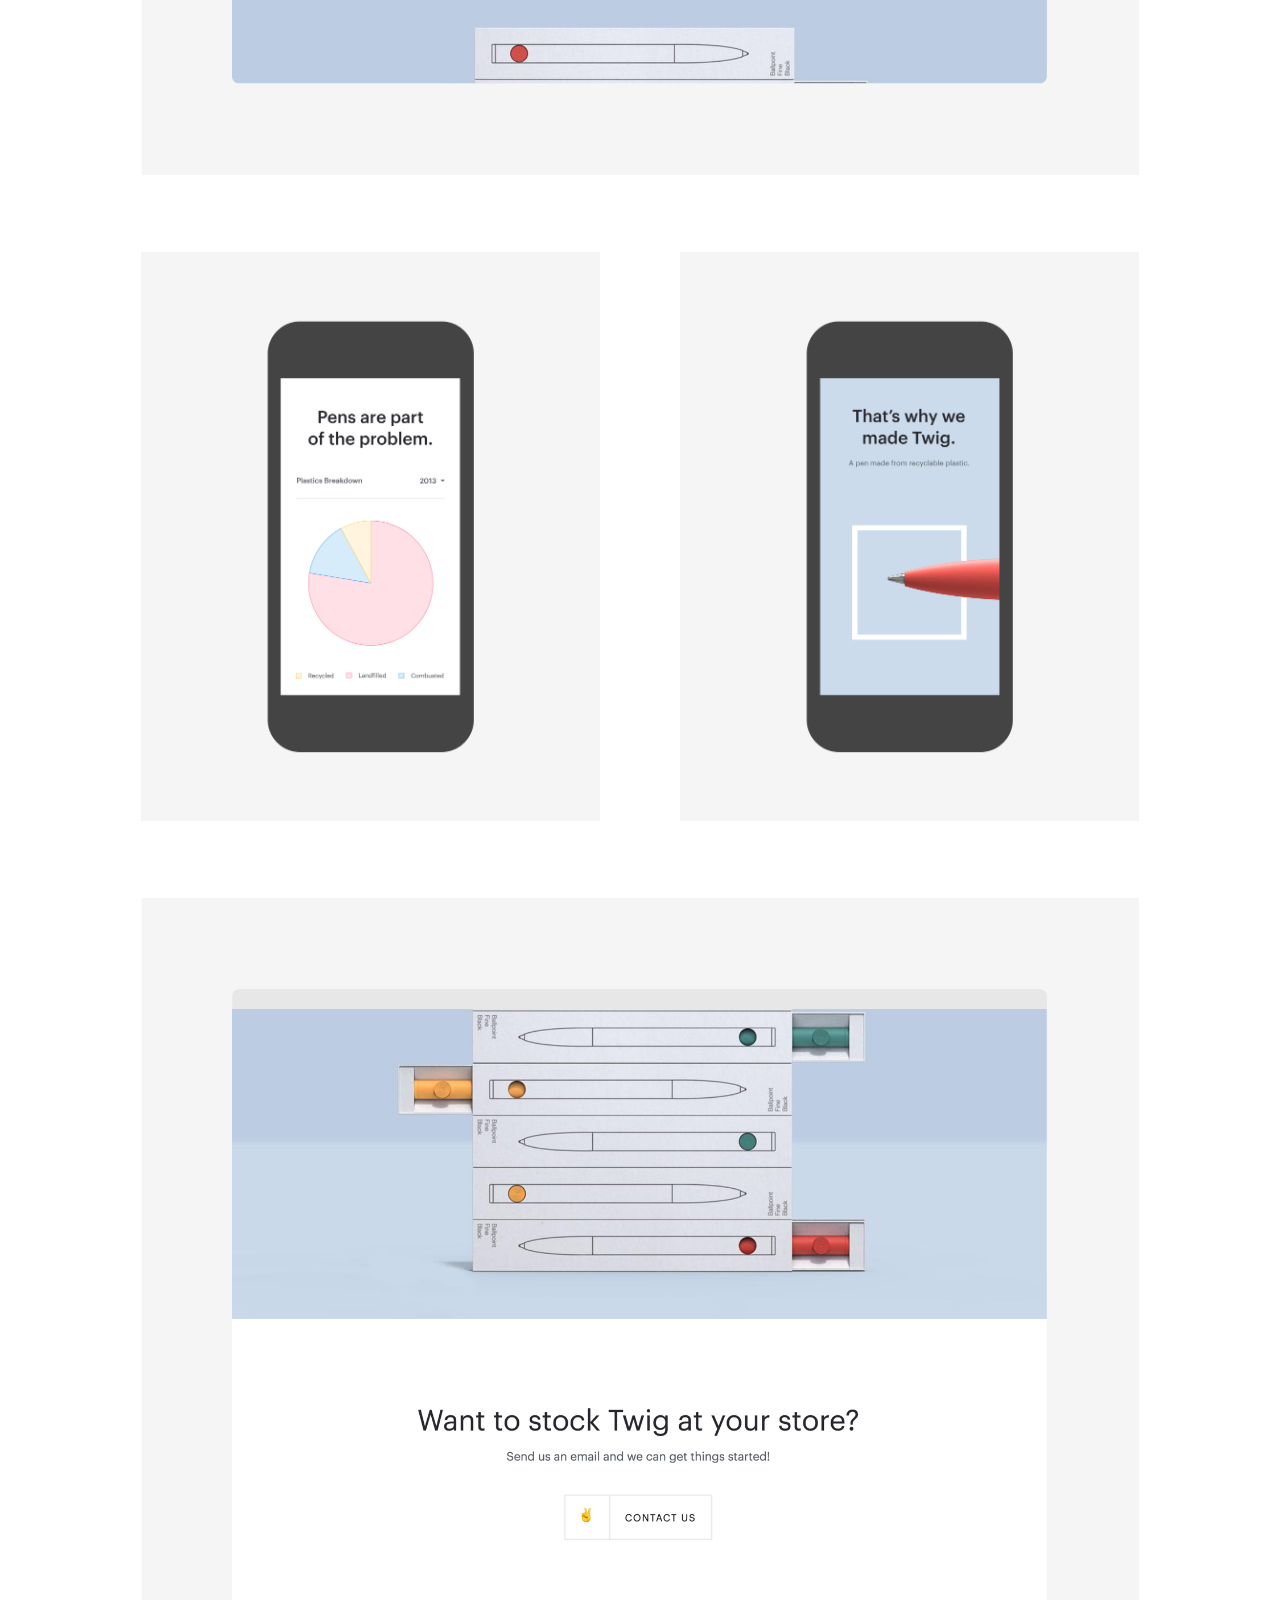
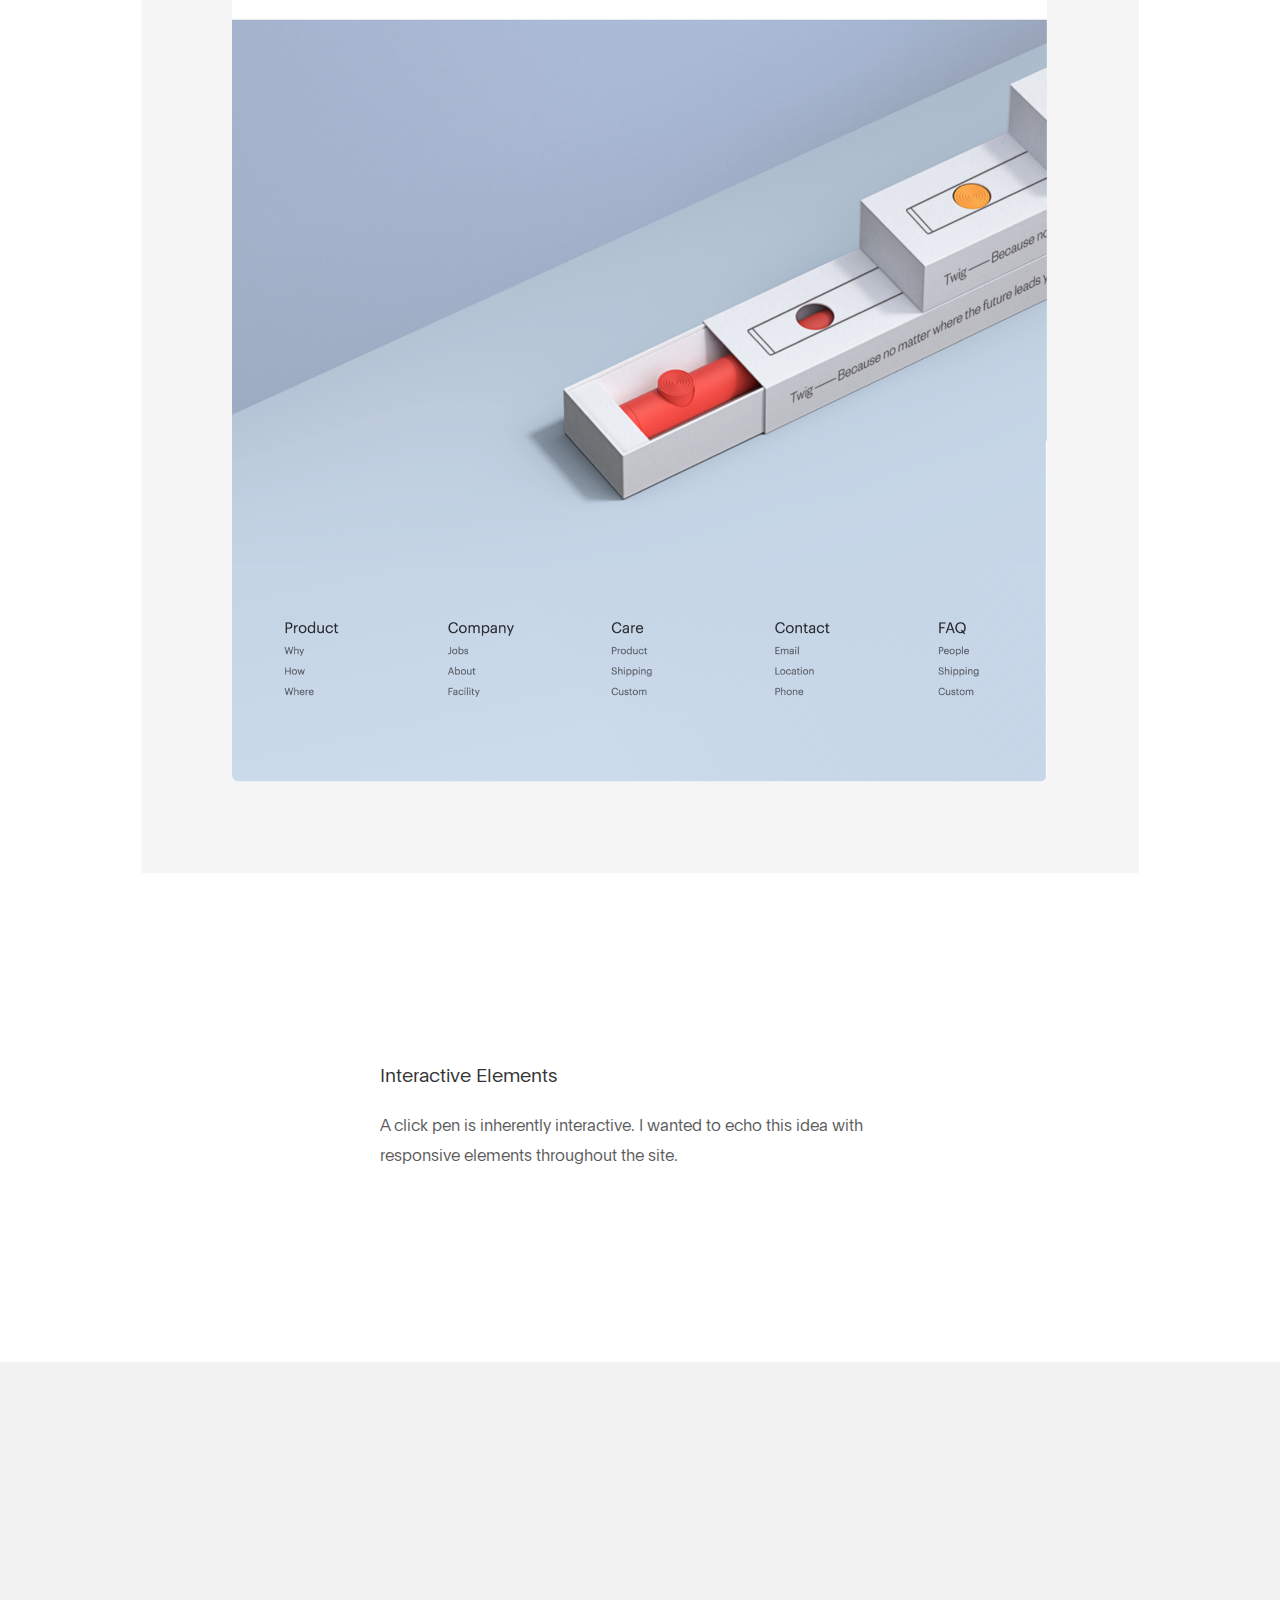
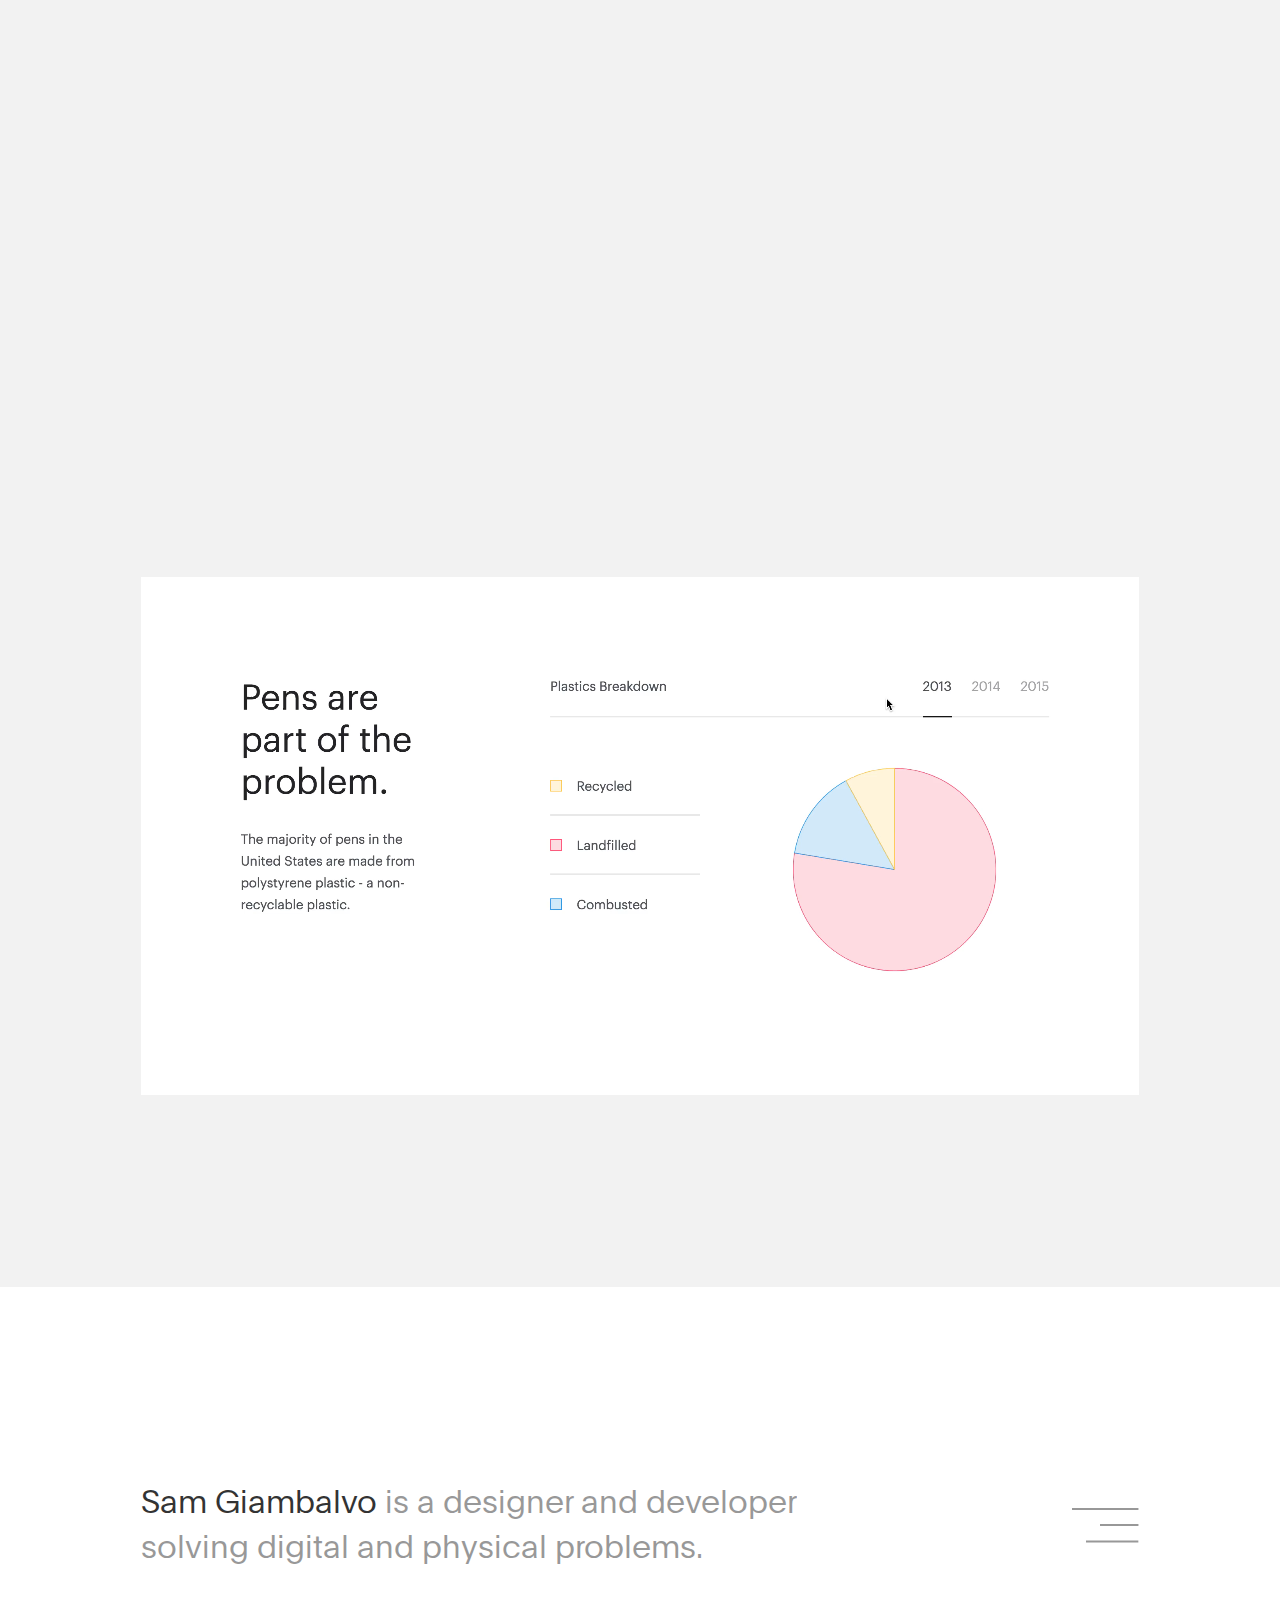
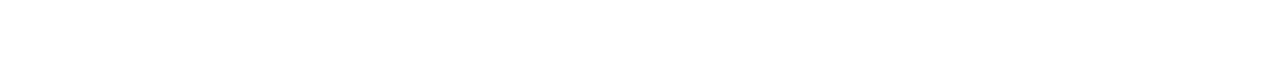
<file: twig.html>
<html>
  <head>
    <meta charset="UTF-8">
    <title>Sam Giambalvo</title>
    <link type="text/css" rel="stylesheet" href="index.css" />
    <meta name="viewport" content="width=device-width, initial-scale=1">
    <script src="jquery-3.1.1.min.js"></script>
     <script src="scripts.js"></script>  
     <link rel="stylesheet" href="flickity.css">
     <script src="flickity.pkgd.min.js"></script>  
     <link rel="stylesheet" type="text/css" media="screen" href="PlainLight-Regular.css" />       
 <meta name="format-detection" content="telephone=no">
 <link rel="shortcut icon" type="image/x-icon" href="http://samgiambalvo.com/imgs/favicon.ico?v=2" />
  </head>
	<body>
    
    <div class="shade"></div>
    <div class="menu">
      <h1 class="index">Projects</h1>
      <h1 class="play">Play</h1>
      <h1 class="about">Contact</h1>
    </div>
    <div class="mob nav">
      <h1 class="nav-projects">Projects</h1>
      <h1 class="nav-play">Play</h1>
      <h1 class="nav-about">Contact</h1>
    </div>
   
    <div class="container">
      
      <div class="grid-container intro">
        <div class="col-most">
          <h1>Twig <span class="half">is a contemporary click pen made by industrial designer Calvien Lien.</span></h1>
        </div>
        <div class="col-quart right">
          <img class="right menu-img"src="imgs/index/lines.svg"/>
        </div>
      </div>
    </div>

    <div class="bg full">
      <img src="imgs/twig/intro.png">
    </div>
    
    <div class="container">
      
      <div class="desc-container">
        <h1>Overview</h1>
        <p>Calvien Lien is a product designer who creates material objects for the future. I was asked to design and develop an introductory landing page for Twig - a modern reinterpretation of a ballpoint pen.</p>
				<a href="http://samgiambalvo.com/twig/" target="_blank">View Site</a>
      </div>
      
      <div class="grid-container">
        <div class="col-half">
           <img src="imgs/twig/tree-rings.jpg"/>
        </div>
        <div class="col-half right">
          <img src="imgs/twig/detail.png"/>
        </div>
      </div>
    
      <div class="desc-container">
        <h1>The Approach</h1>
        <p>Calvin's pen is inspired by simple forms and patterns. I tried to maintain those core attributes in the visual language of the site.</p>
      </div>
			
	    <div class="grid-container">
	      <div class="col-full">
	        <img src="imgs/twig/main.png"/>
	      </div>
	    </div>
	    <div class="grid-container img-stack">
	      <div class="col-half">
	        <img src="imgs/twig/twig-phone1.png"/>
	      </div>
	      <div class="col-half right">
	        <img src="imgs/twig/twig-phone2.png"/>
	      </div>
	    </div>
	    <div class="grid-container img-stack">
	      <div class="col-full">
	        <img src="imgs/twig/main2.png"/>
	      </div>
	    </div>
	    <div class="grid-container img-stack">
	      <div class="col-half">
	        <img src="imgs/twig/twig-phone3.png"/>
	      </div>
	      <div class="col-half right">
	        <img src="imgs/twig/twig-phone4.png"/>
	      </div>
	    </div>
	    <div class="grid-container img-stack">
	      <div class="col-full">
	        <img src="imgs/twig/main3.png"/>
	      </div>
	    </div>
  </div>
  
 
  

      <div class="container">
      
        <div class="desc-container">
          <h1>Interactive Elements</h1>
          <p>A click pen is inherently interactive. I wanted to echo this idea with responsive elements throughout the site.</p>
        </div>
      </div>
    
    <div class="bg full gray">
      <div class="container with-margin">
        <div class="grid-container">
          <video class="reg-vid" autoplay loop muted>
            <source src="imgs/twig/twigVid1.mp4" type="video/mp4">
          </video>
        </div>
        <div class="grid-container">
          <video class="reg-vid img-stack" autoplay loop muted>
            <source src="imgs/twig/twigVid3.1.mp4" type="video/mp4">
          </video>
        </div>
      </div>
    </div>


    <div class="bg desk">
    <div class="container">
      
      <div class="grid-container intro">
        <div class="col-most">
          <h1>Sam Giambalvo <span class="half">is a designer and developer solving digital and physical problems.</span></h1>
        </div>
        <div class="col-quart right">
          <img class="right menu-img"src="imgs/index/lines.svg"/>
        </div>
      </div>
    </div>
  </div>

  <div class="container">
    <div class="grid-container desc mob bot">
      <div class="col-quart">
        <h1>Connect</h1>
      </div>
      <div class="col-half">
        <div class="col-quart clients">
          <p><a href="mailto:samgiambalvo@gmail.com">Email</a></p>
          <p><a href="https://www.linkedin.com/in/sam-giambalvo-94275761/" target="_blank">LinkedIn</a></p>
          <p></p>
        </div>
        <div class="col-quart clients">
          <p><a href="https://www.are.na/sam-giambalvo" target="_blank">Arena</a></p>
          <p><a href="https://twitter.com/samgmblvo" target="_blank">Twitter</a></p>
        </div>
        <div class="col-quart clients">
          <p><a href="https://github.com/sam-zoomforth" target="_blank">Github</a></p>
          <p><a href="https://www.instagram.com/samgiambalvo/" target="_blank">Instagram</a></p>
        </div>
      </div>
    </div>
  </div>

</body>
</html>
</file>
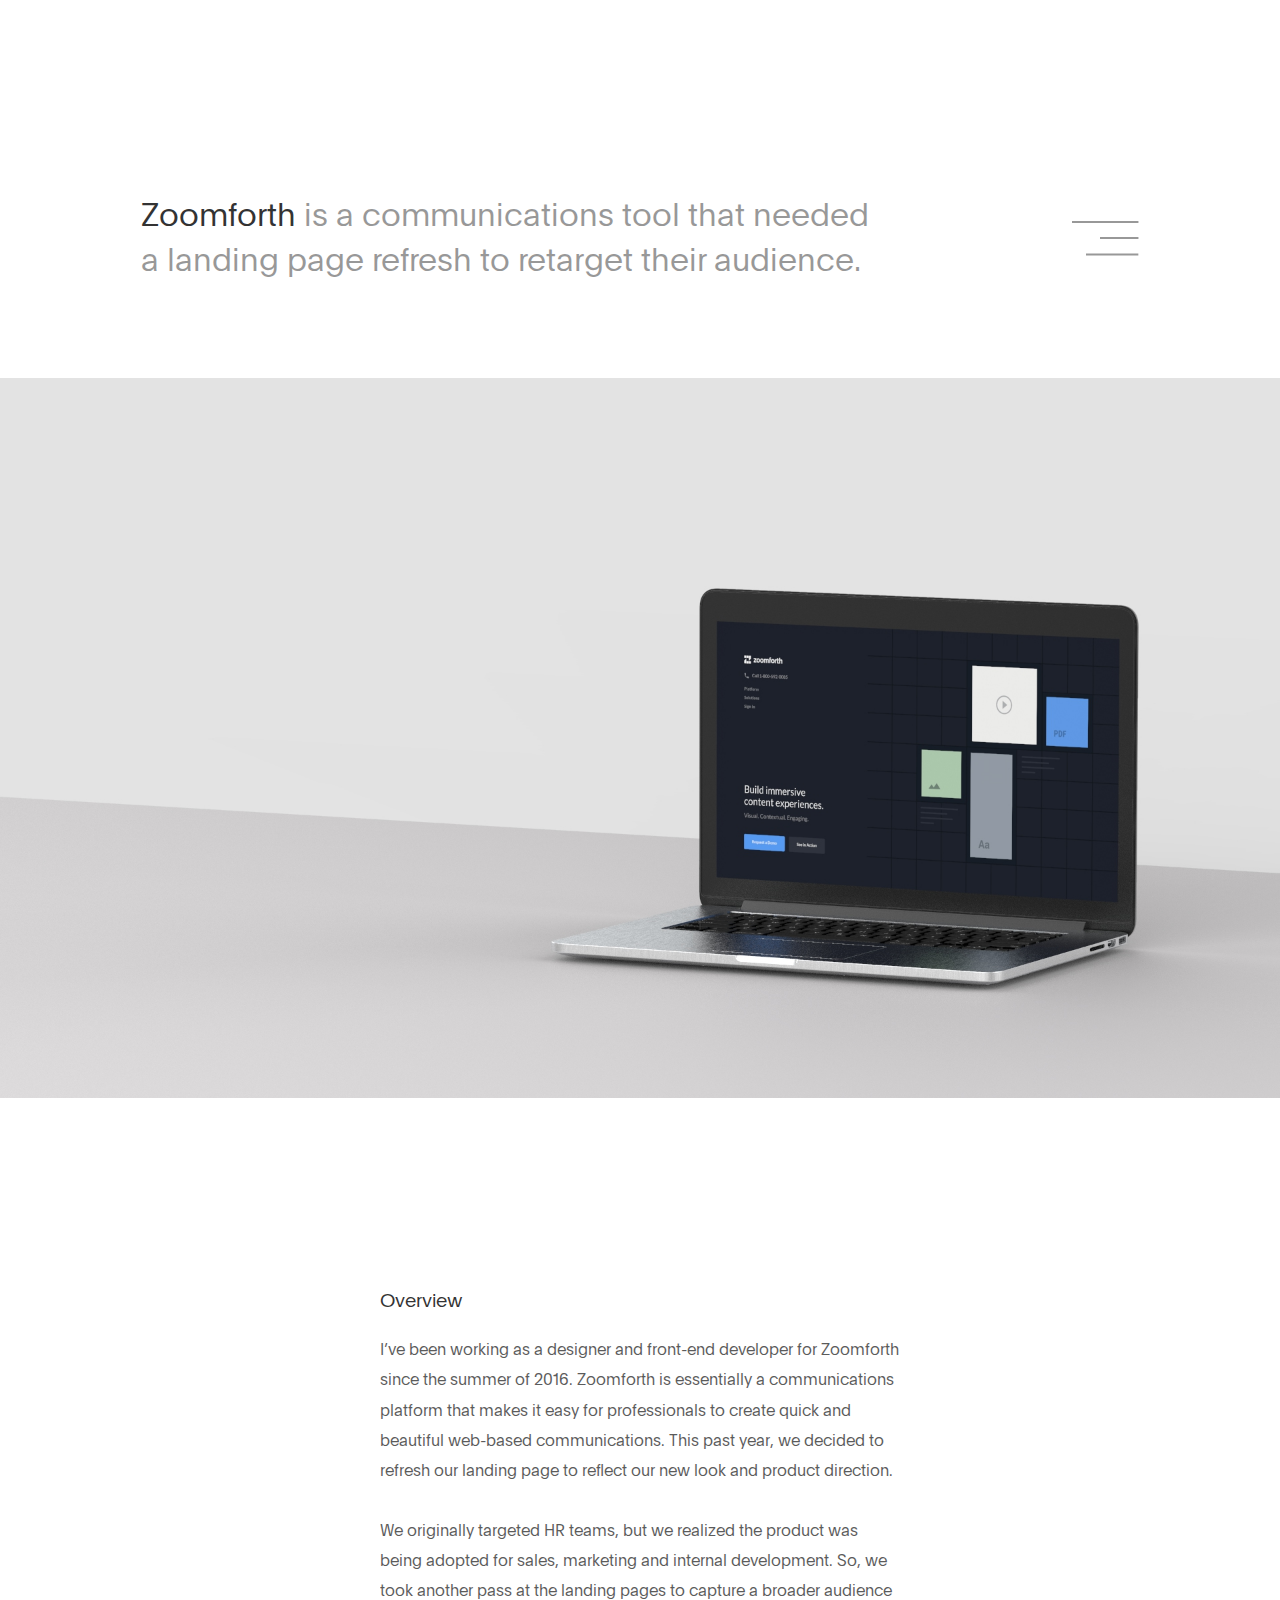
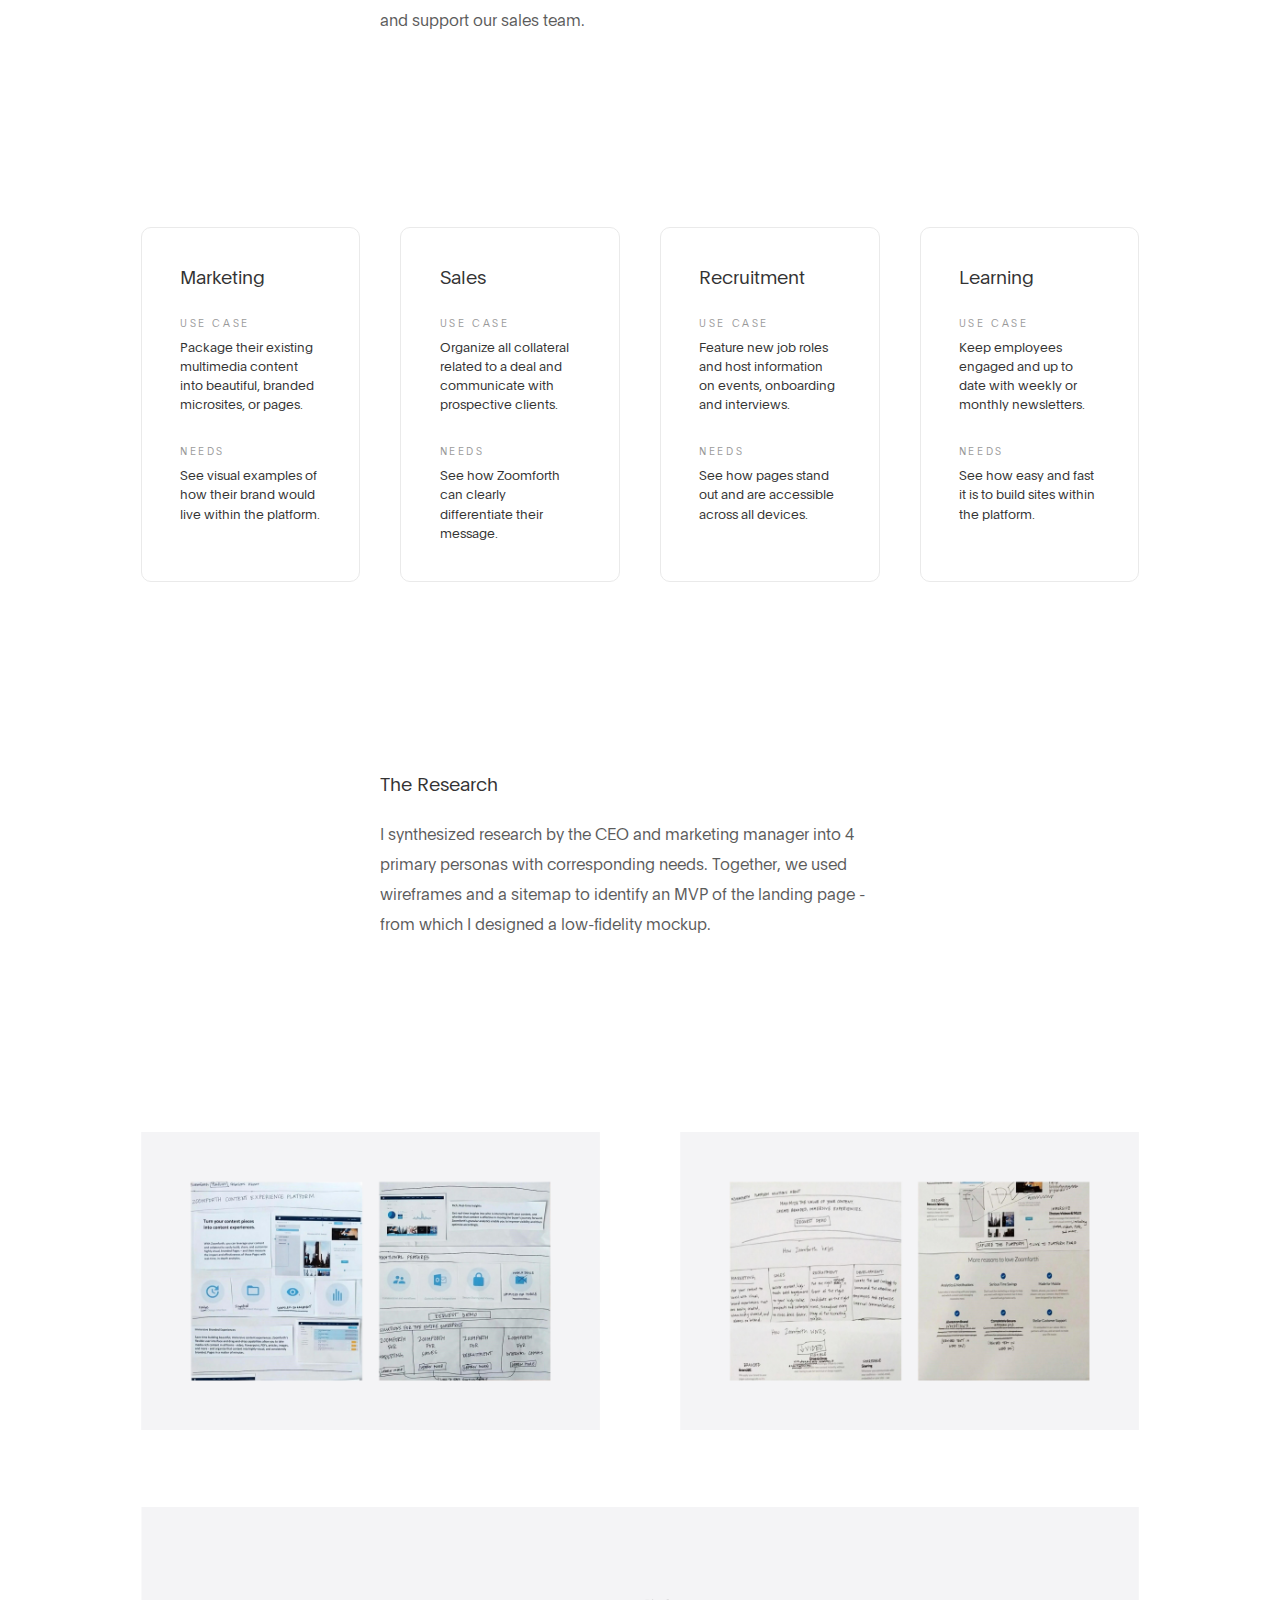
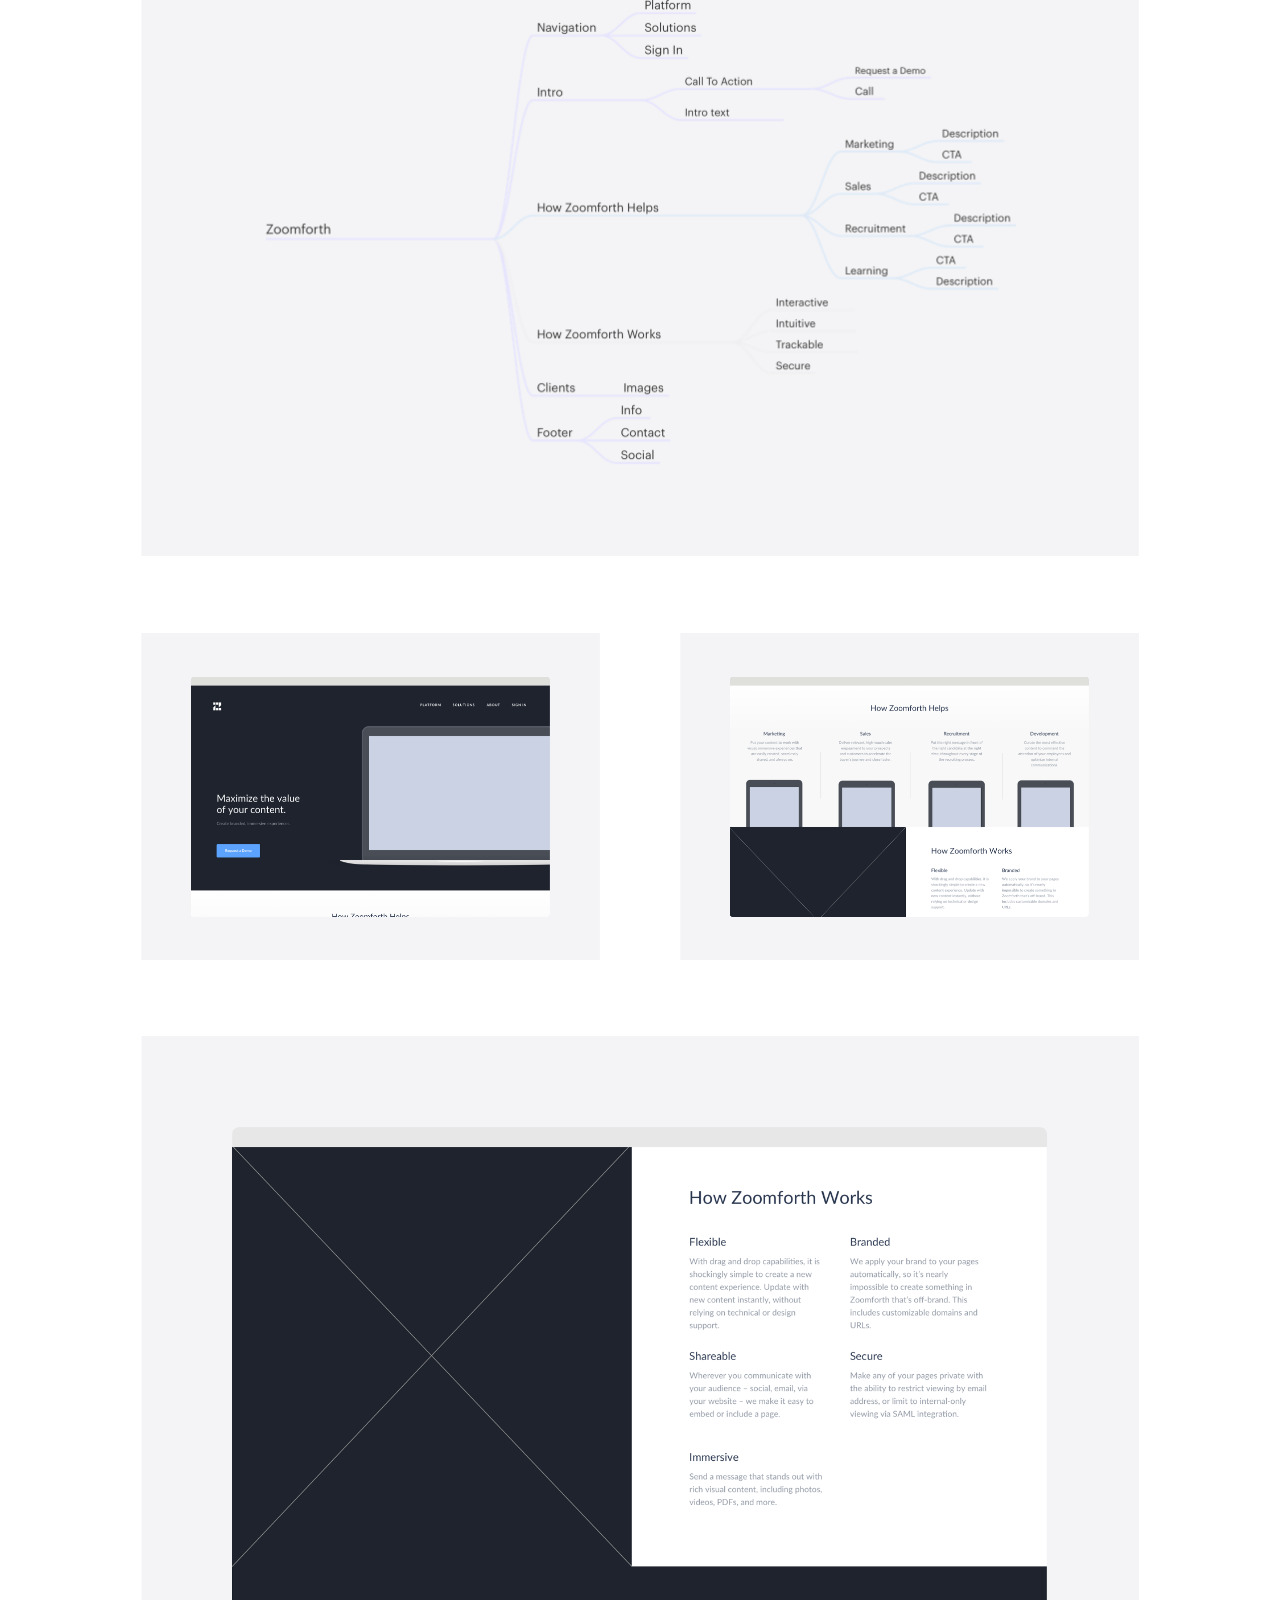
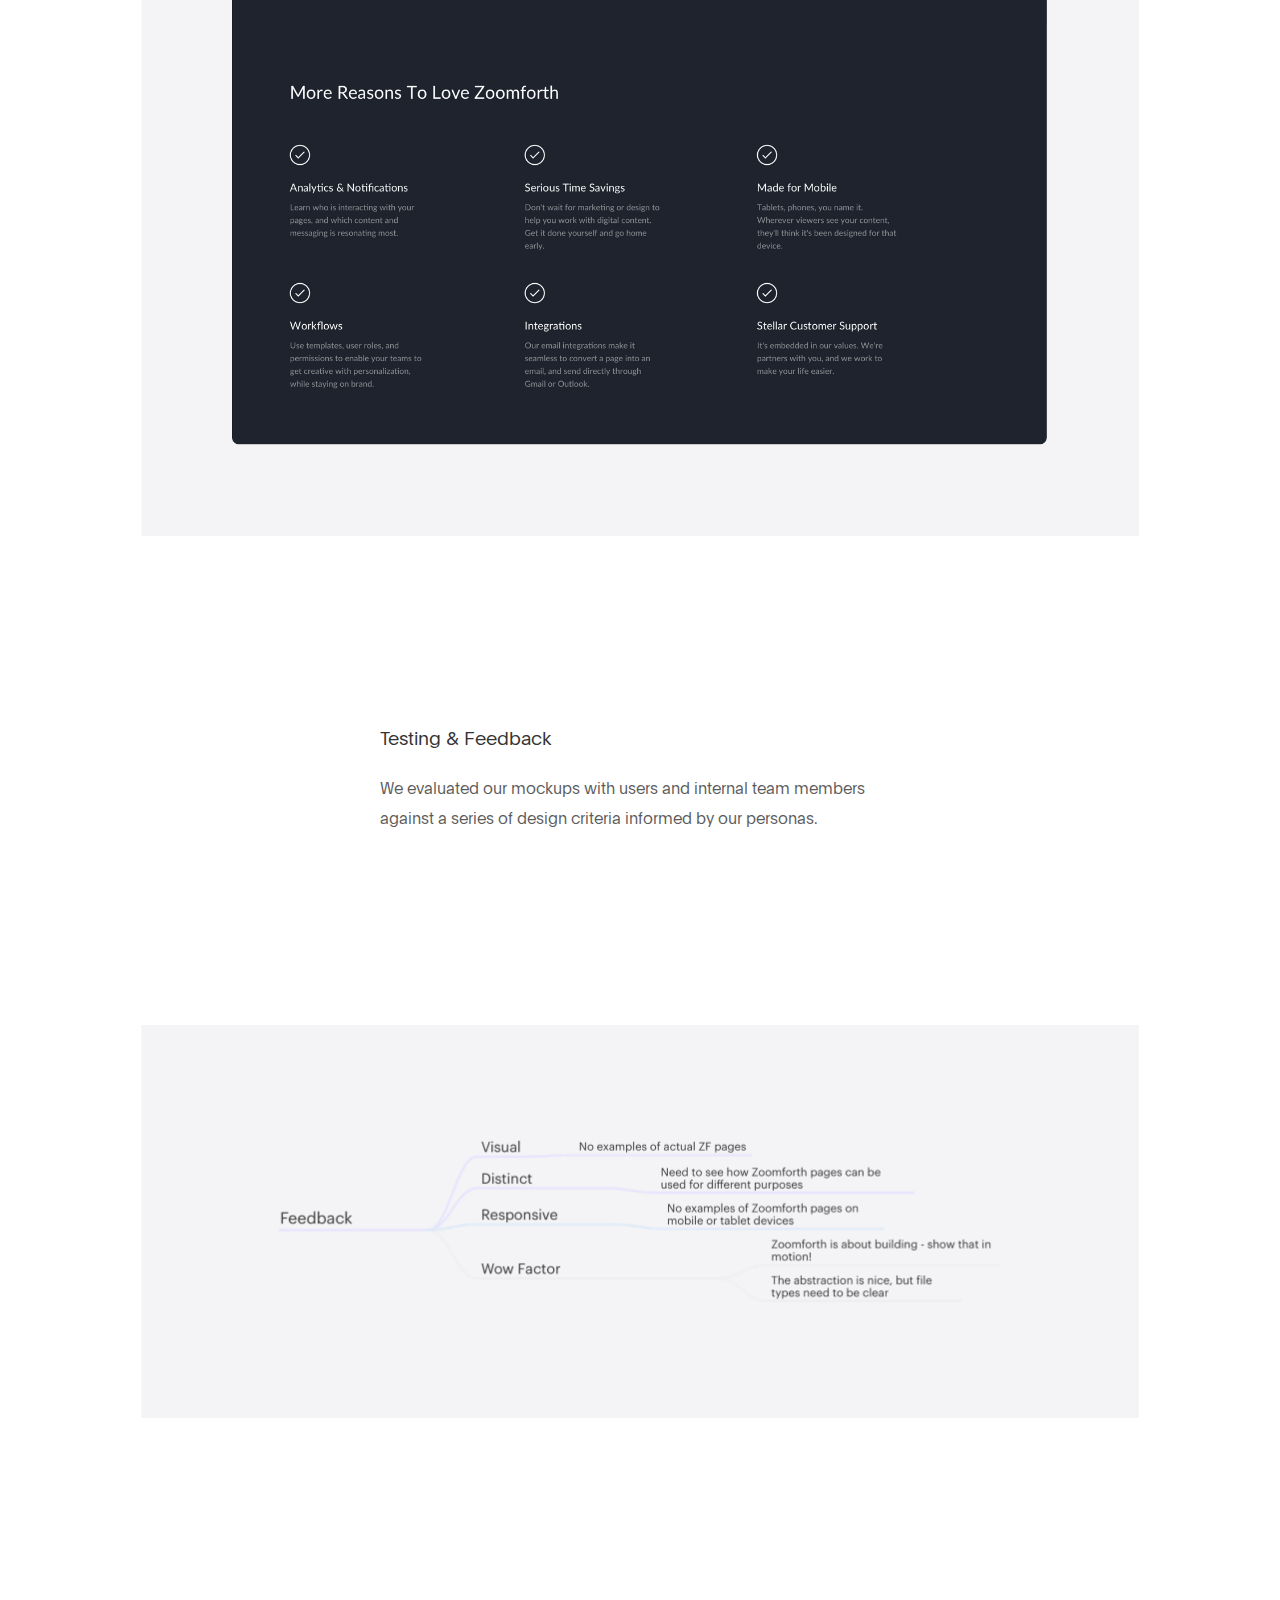
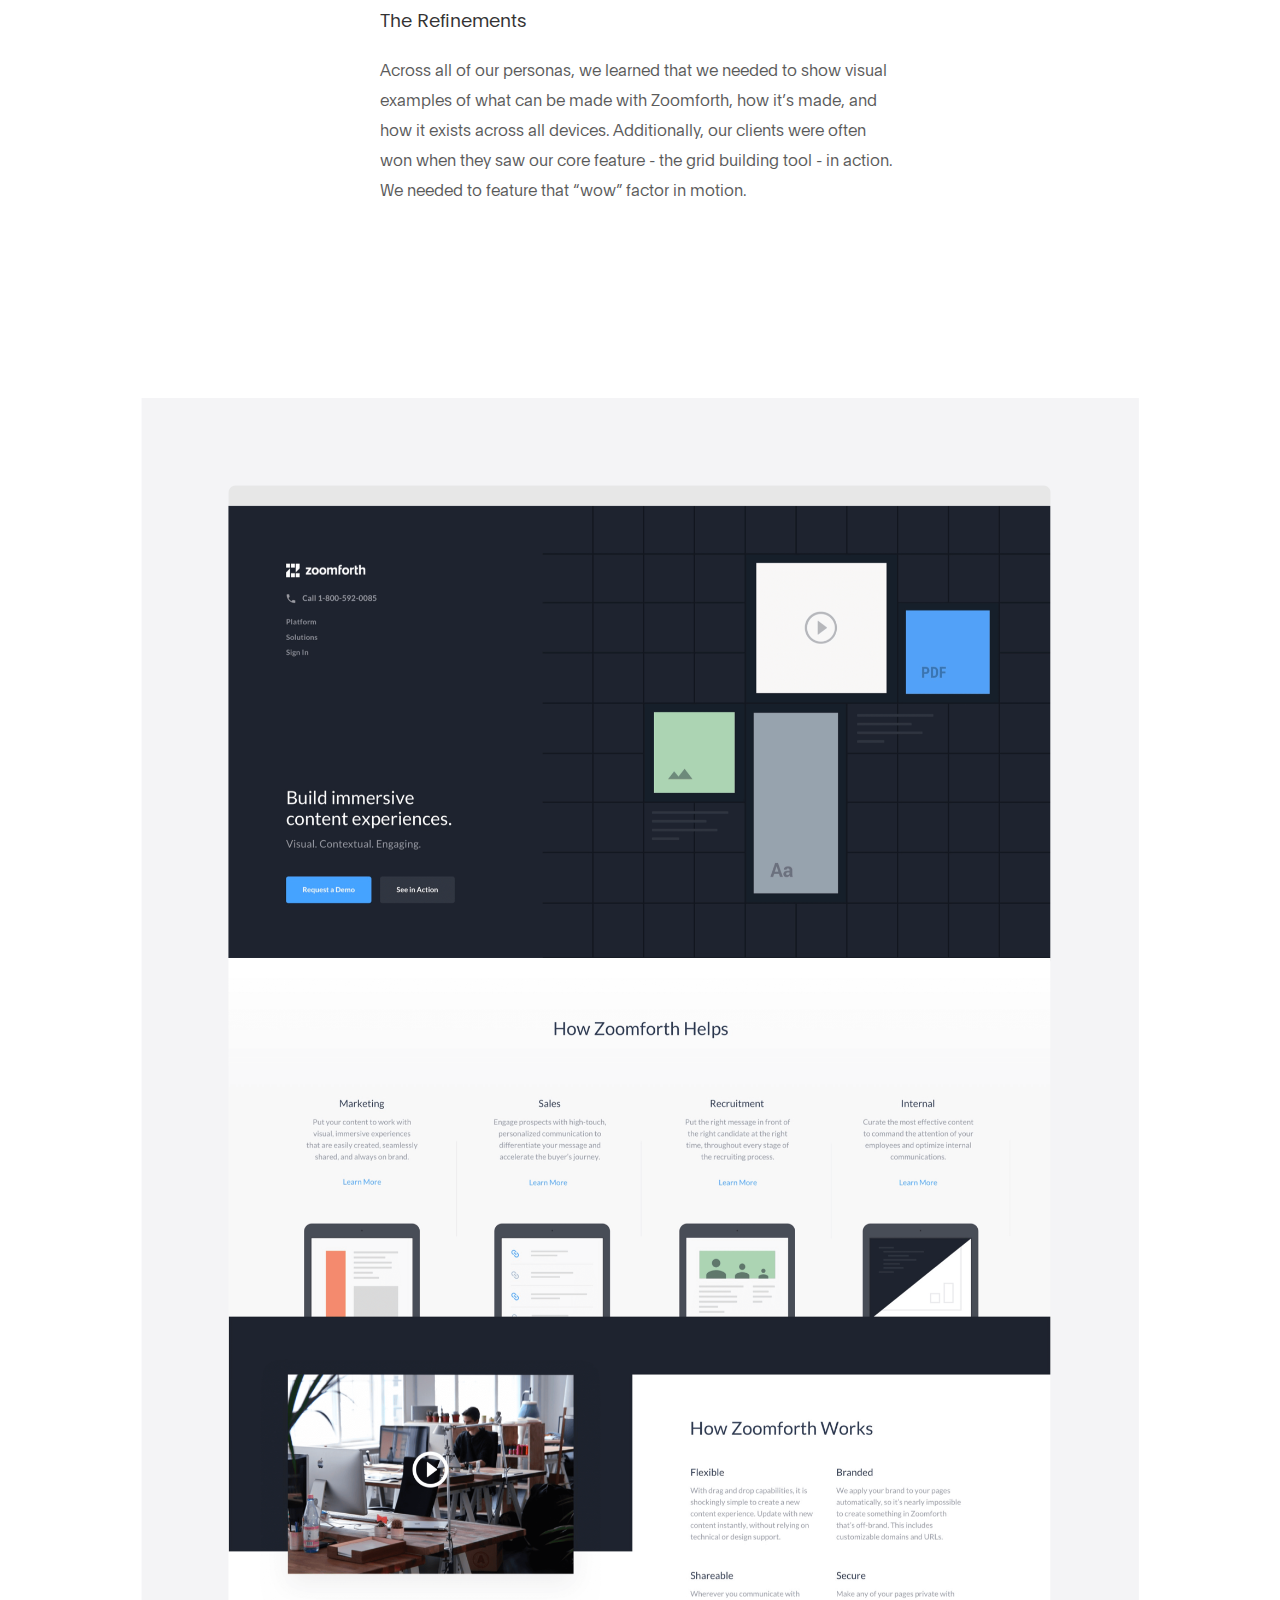
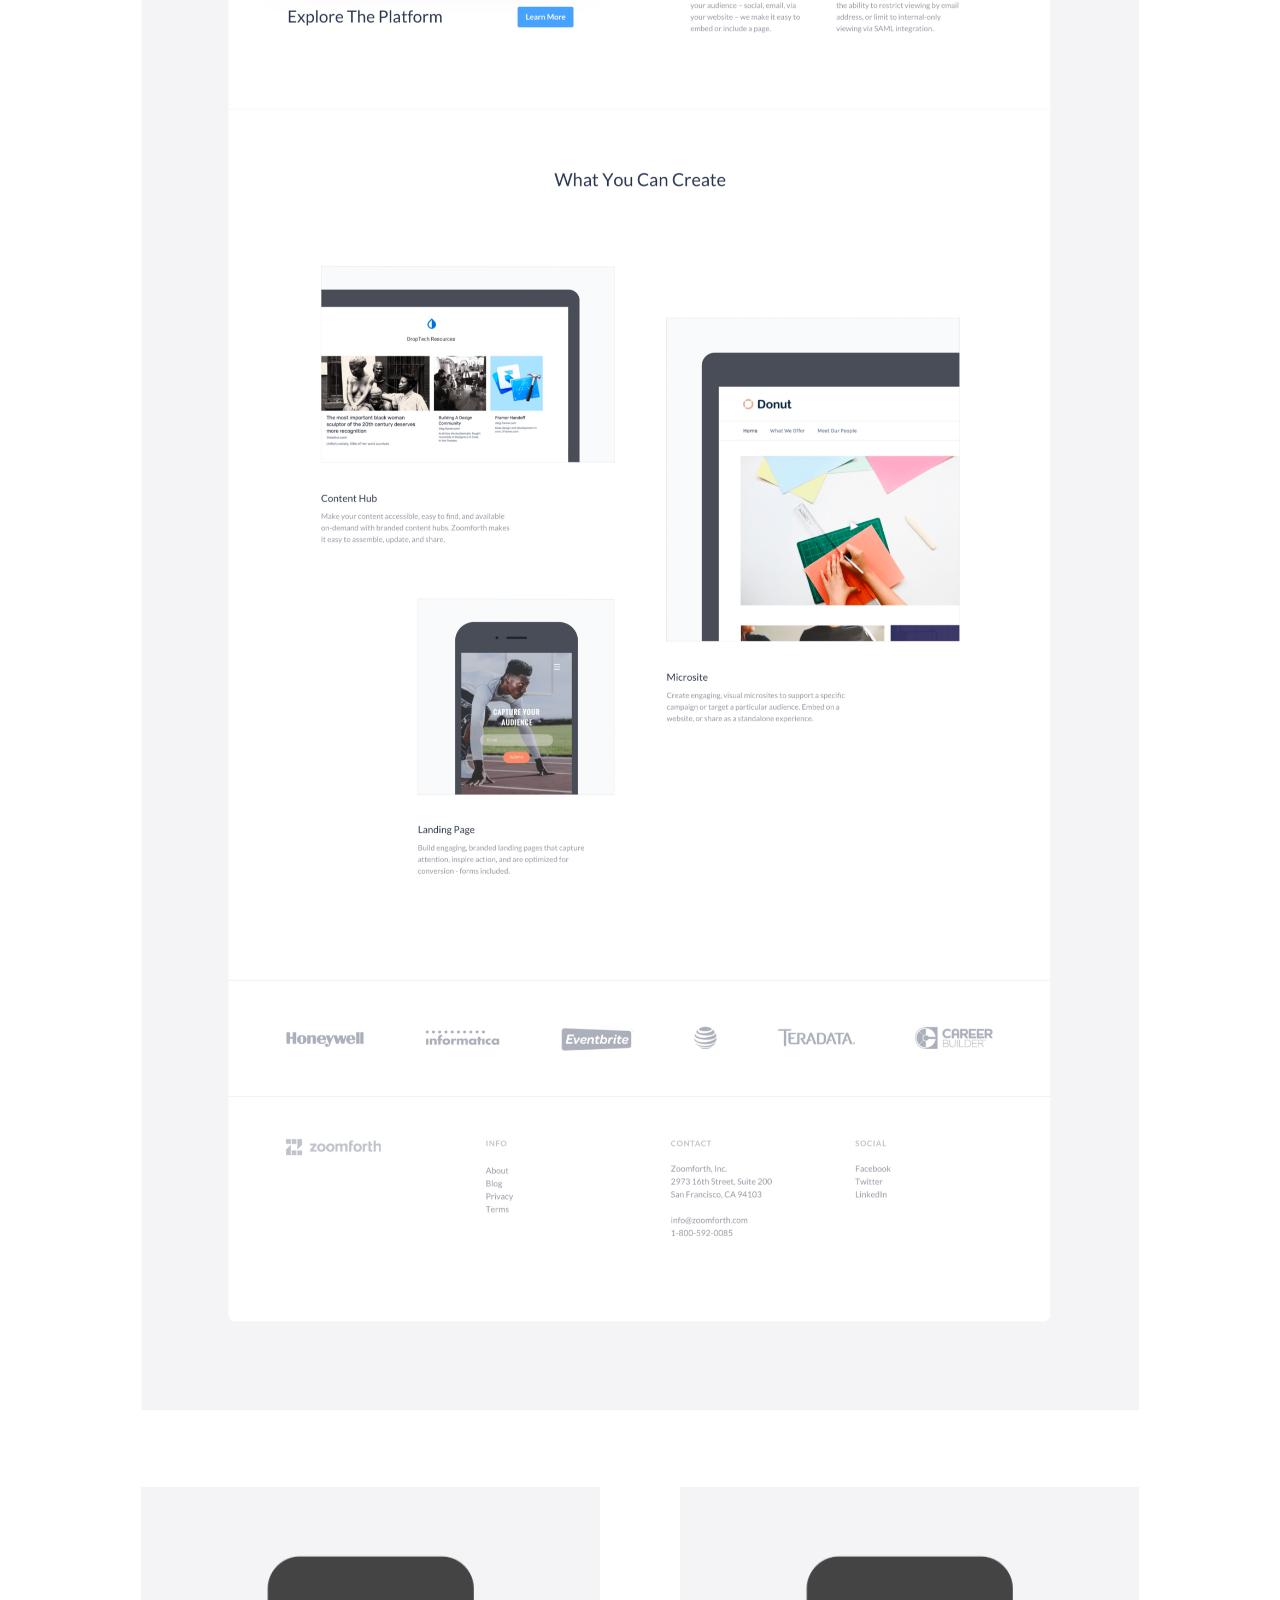
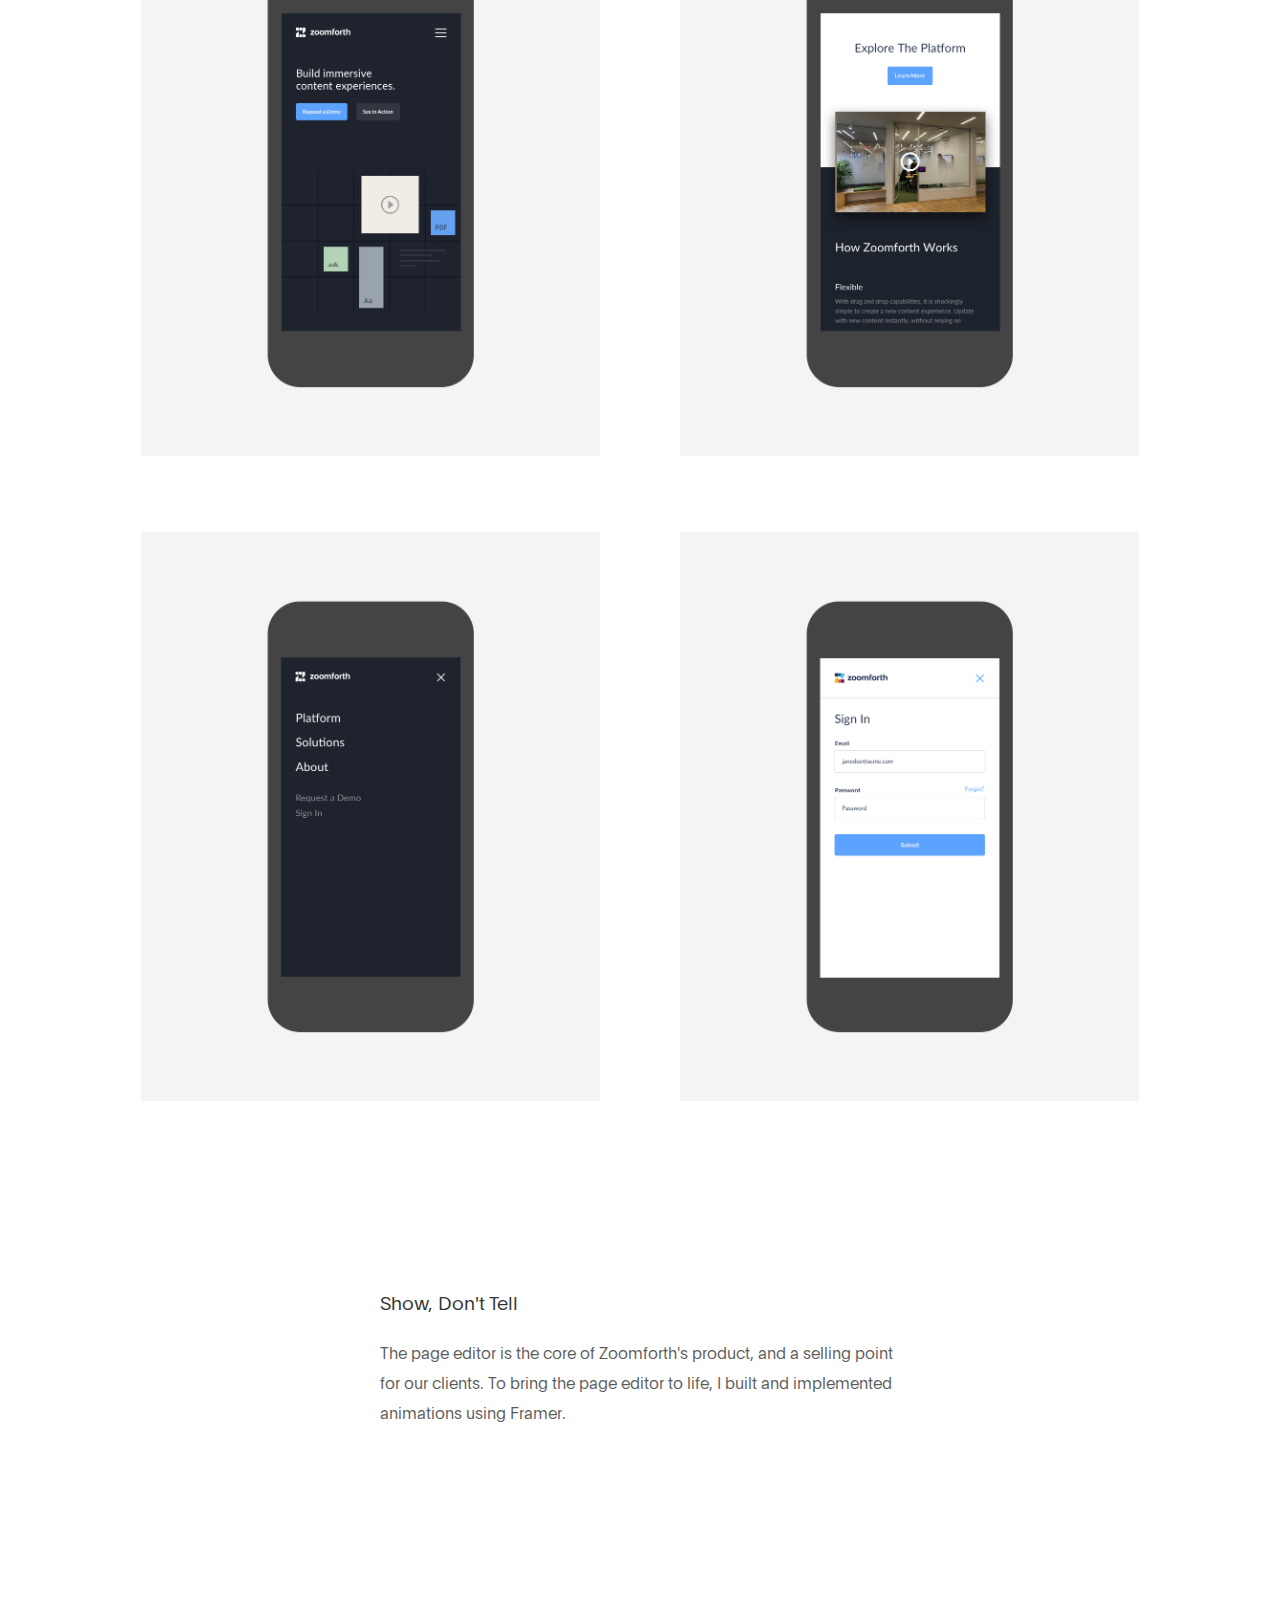
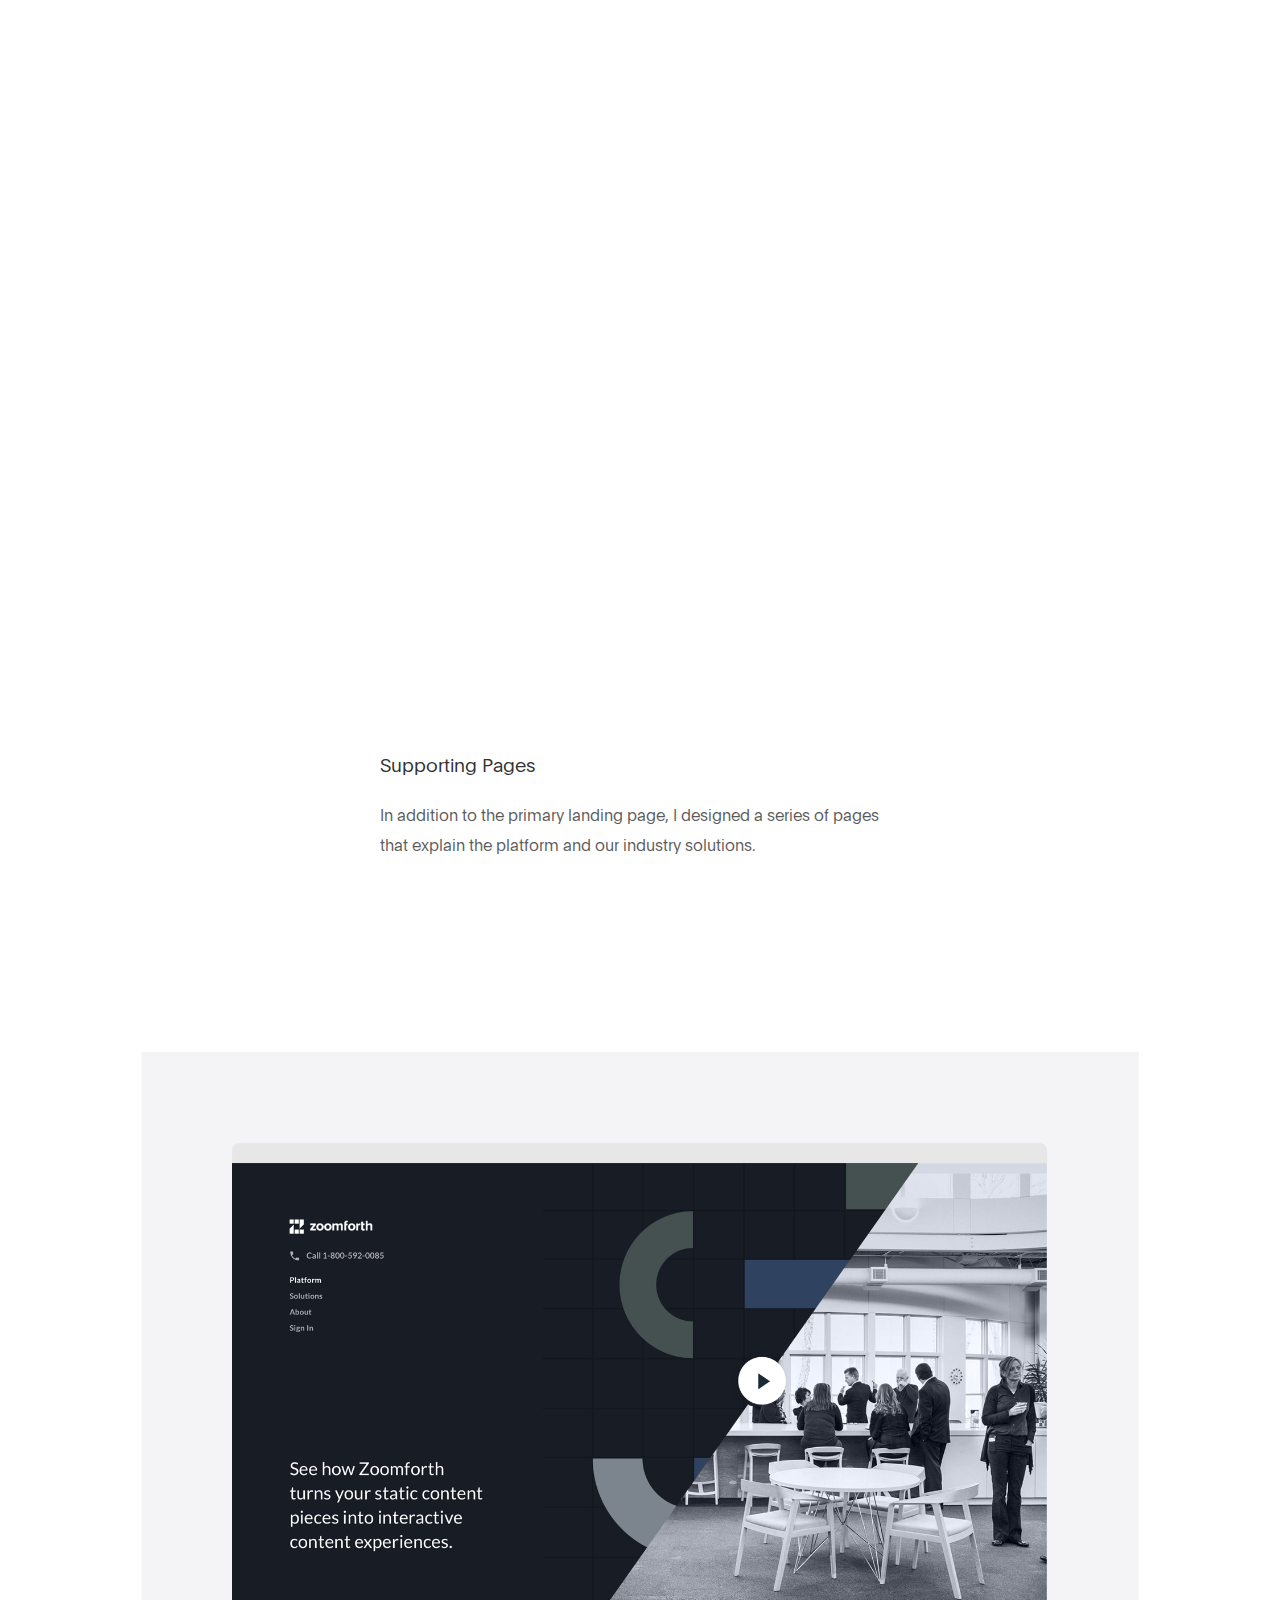
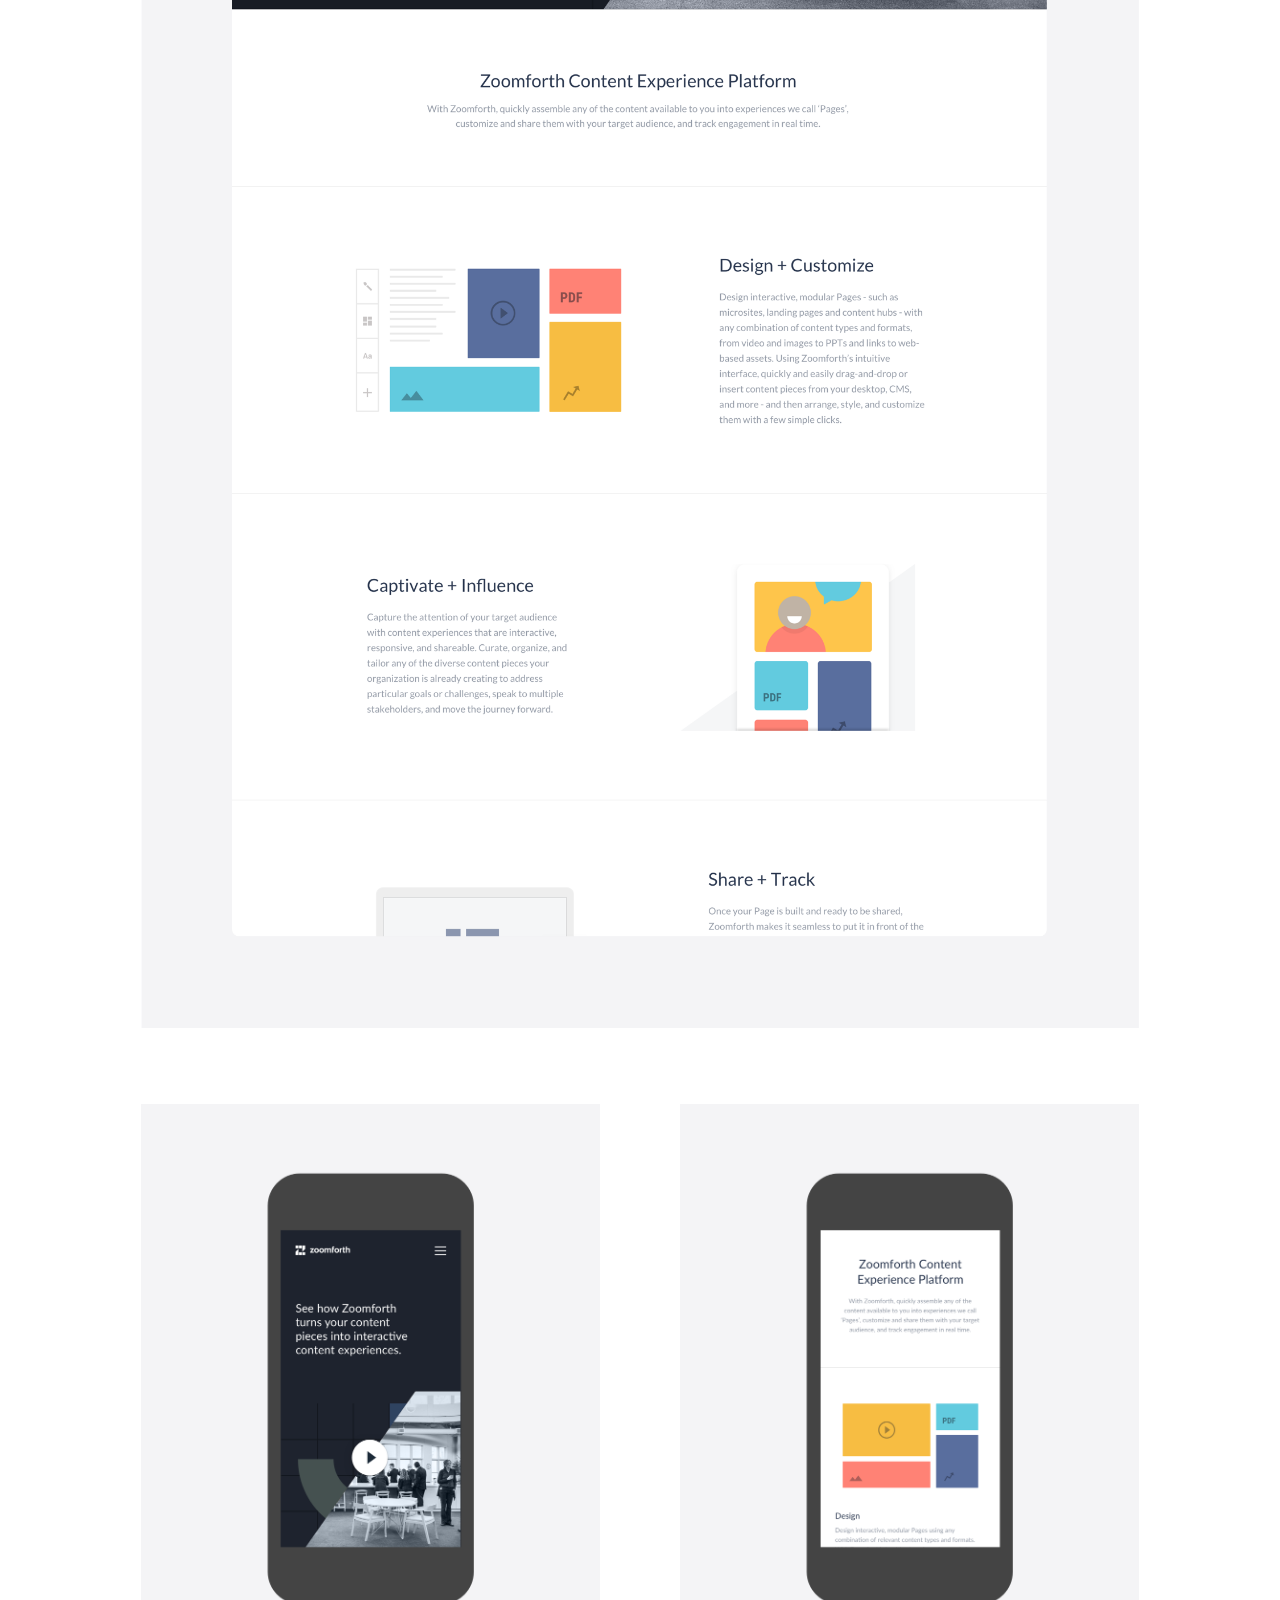
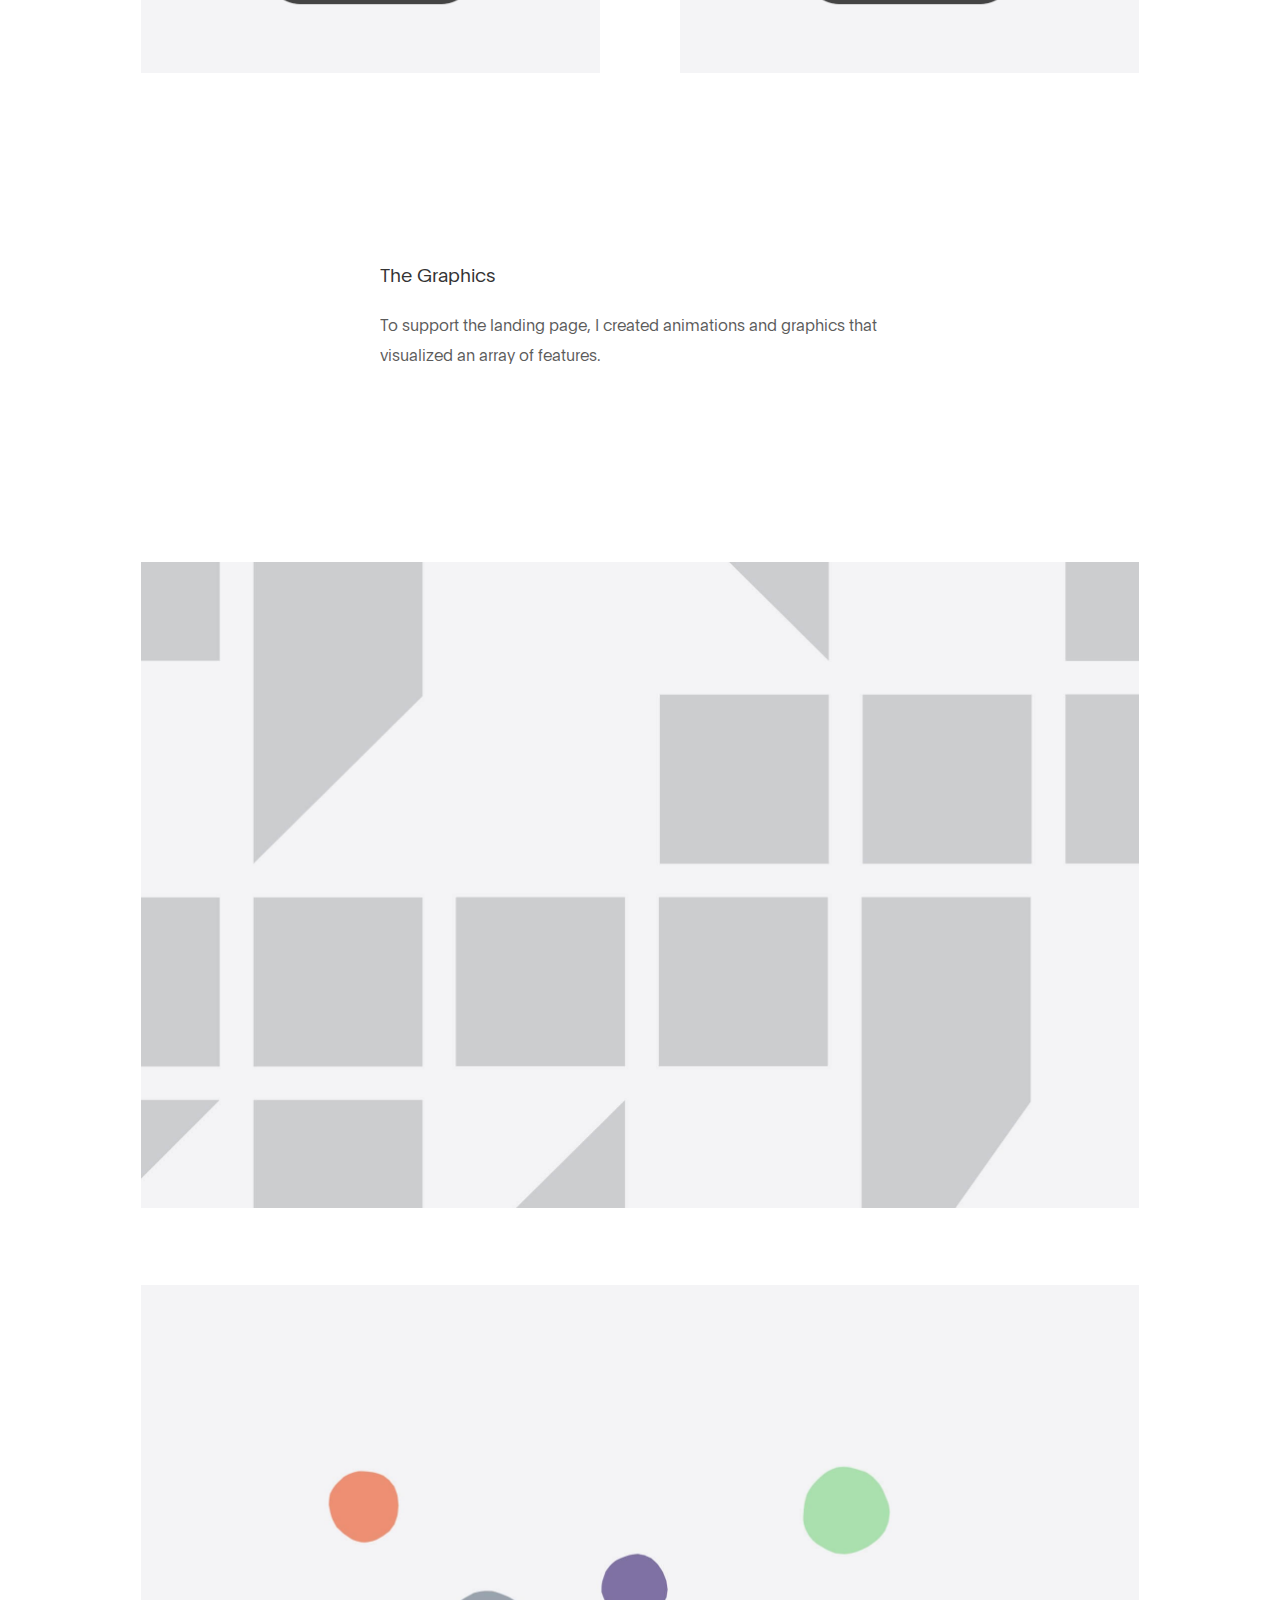
<file: zf.html>
<html>
  <head>
    <meta charset="UTF-8">
    <meta name="viewport" content="width=device-width, initial-scale=1">
    <title>Sam Giambalvo</title>
    <link type="text/css" rel="stylesheet" href="index.css" />
    <script src="jquery-3.1.1.min.js"></script>
     <script src="scripts.js"></script>           
     <link rel="stylesheet" href="flickity.css">
     <script src="flickity.pkgd.min.js"></script>
     <link rel="stylesheet" type="text/css" media="screen" href="PlainLight-Regular.css" />
     <meta name="format-detection" content="telephone=no">
     <link rel="shortcut icon" type="image/x-icon" href="http://samgiambalvo.com/imgs/favicon.ico?v=2" />
  </head>
	<body>
    <div class="shade"></div>
    <div class="mob nav">
      <h1 class="nav-projects">Projects</h1>
      <h1 class="nav-play">Play</h1>
      <h1 class="nav-about">Contact</h1>
    </div>
    <div class="menu">
      <h1 class="index">Projects</h1>
      <h1 class="play">Play</h1>
      <h1 class="about">Contact</h1>
    </div>
    
    <div class="bg">
    <div class="container">
      
      <div class="grid-container intro">
        <div class="col-most">
          <h1>Zoomforth <span class="half">is a communications tool that needed a landing page refresh to retarget their audience.</span></h1>
        </div>
        <div class="col-quart right">
          <img class="right menu-img"src="imgs/index/lines.svg"/>
        </div>
      </div>
    </div>
  </div>
  
  <div class="bg full">
    <img src='imgs/zf/zf1.jpg'/>
  </div>
  
  <div class="container">
    
    <div class="desc-container">
      <h1>Overview</h1>
      <p>
I’ve been working as a designer and front-end developer for Zoomforth since the summer of 2016. Zoomforth is essentially a communications platform that makes it easy for professionals to create quick and beautiful web-based communications. This past year, we decided to refresh our landing page to reflect our new look and product direction. 
       <br><br>We originally targeted HR teams, but we realized the product was being adopted for sales, marketing and internal development. So, we took another pass at the landing pages to capture a broader audience and support our sales team.</p>
    </div>
  
  <div class="grid-container">
		<div class="zf-personas">
			<div class="persona">
				<h1>Marketing</h1>
				<div class="persona-block">
					<h2>Use Case</h2>
					<p>Package their existing multimedia content into beautiful, branded microsites, or pages.</p>
				</div>
				<div class="persona-block">
					<h2>Needs</h2>
					<p>See visual examples of how their brand would live within the platform.</p>
				</div>
			</div>
			<div class="persona">
				<h1>Sales</h1>
				<div class="persona-block">
					<h2>Use Case</h2>
					<p>Organize all collateral related to a deal and communicate with prospective clients.</p>
				</div>
				<div class="persona-block">
					<h2>Needs</h2>
					<p>See how Zoomforth can clearly differentiate their message.</p>
				</div>
			</div>
			<div class="persona">
				<h1>Recruitment</h1>
				<div class="persona-block">
					<h2>Use Case</h2>
					<p>Feature new job roles and host information on events, onboarding and interviews.</p>
				</div>
				<div class="persona-block">
					<h2>Needs</h2>
					<p>See how pages stand out and are accessible across all devices.</p>
				</div>
			</div>
			<div class="persona">
				<h1>Learning</h1>
				<div class="persona-block">
					<h2>Use Case</h2>
					<p>Keep employees engaged and up to date with weekly or monthly newsletters.</p>
				</div>
				<div class="persona-block">
					<h2>Needs</h2>
					<p>See how easy and fast it is to build sites within the platform.</p>
				</div>
			</div>
		</div>
  </div>
  
    <div class="desc-container">
      <h1>The Research</h1>
      <p>I synthesized research by the CEO and marketing manager into 4 primary personas with corresponding needs. Together, we used wireframes and a sitemap to identify an MVP of the landing page - from which I designed a low-fidelity mockup.</p>
    </div>
		
    <div class="grid-container">
      <div class="col-half">
        <img src="imgs/zf/wires.png"/>
      </div>
      <div class="col-half right">
        <img src="imgs/zf/wires2.png"/>
      </div>
    </div>
		
    <div class="grid-container img-stack">
      <div class="col-full">
        <img src="imgs/zf/map.png"/>
      </div>
    </div>

    <div class="grid-container img-stack">
      <div class="col-half">
        <img src="imgs/zf/mock1.png"/>
      </div>
      <div class="col-half right">
        <img src="imgs/zf/mock2.png"/>
      </div>
    </div>
		
    <div class="grid-container img-stack">
      <div class="col-full">
        <img src="imgs/zf/mock3.png"/>
      </div>
    </div>
		
		
    <div class="desc-container">
      <h1>Testing & Feedback</h1>
      <p>We evaluated our mockups with users and internal team members against a series of design criteria informed by our personas.</p>
    </div>
		
    <div class="grid-container">
      <div class="col-full">
        <img src="imgs/zf/feedback.png"/>
      </div>
    </div>
		
    <div class="desc-container">
      <h1>The Refinements</h1>
      <p>Across all of our personas, we learned that we needed to show visual examples of what can be made with Zoomforth, how it’s made, and how it exists across all devices. Additionally, our clients were often won when they saw our core feature - the grid building tool - in action. We needed to feature that “wow” factor in motion.</p>
    </div>

    <div class="grid-container">
      <div class="col-full">
        <img src="imgs/zf/zf-window.png"/>
      </div>
    </div>
    <div class="grid-container img-stack">
      <div class="col-half">
        <img src="imgs/zf/zf-mob1.png"/>
      </div>
      <div class="col-half right">
        <img src="imgs/zf/zf-mob2.png"/>
      </div>
    </div>
    <div class="grid-container img-stack">
      <div class="col-half">
        <img src="imgs/zf/zf-mob5.png"/>
      </div>
      <div class="col-half right">
        <img src="imgs/zf/zf-mob6.png"/>
      </div>
    </div>
		
		
  </div>

  <div class="container">
    
    <div class="desc-container">
      <h1>Show, Don't Tell</h1>
      <p>
The page editor is the core of Zoomforth's product, and a selling point for our clients. To bring the page editor to life, I built and implemented animations using Framer.</p>
    </div>
  

    <div class="grid-container">
      <video class="reg-vid" autoplay loop muted>
        <source src="imgs/zf/video.mp4" type="video/mp4">
      </video>
    </div>

    <div class="desc-container">
      <h1>Supporting Pages</h1>
      <p>In addition to the primary landing page, I designed a series of pages that explain the platform and our industry solutions.</p>
    </div>
		
			  <div class="grid-container">
			  <div class="col-full">
			    <img src="imgs/zf/platform1.png"/>
			  </div>
	      <div class="grid-container img-stack">
	        <div class="col-half">
	          <img src="imgs/zf/zf-mob7.png"/>
	        </div>
	        <div class="col-half right">
	          <img src="imgs/zf/zf-mob8.png"/>
	        </div>
	      </div>
	  </div>

    <div class="desc-container">
      <h1>The Graphics</h1>
      <p>To support the landing page, I created animations and graphics that visualized an array of features.</p>
    </div>
    
      <div class="grid-container">
        <div class="col-full">
          <img src="imgs/zf/zf-pattern1.jpg"/>
        </div>
	      <div class="col-full img-stack">
	        <img src="imgs/zf/zf-colors.jpg"/>
	      </div>
      </div>
      <div class="col-full img-stack">
        <img src="imgs/zf/zf-icons.jpg"/>
      </div>
	    <div class="grid-container img-stack">
	      <div class="col-half">
	        <img src="imgs/zf/feat2.png"/>
	      </div>
	      <div class="col-half right">
	        <img src="imgs/zf/feat1.png"/>
	      </div>
	    </div>
    
    <div class="desc-container">
      <h1>Development</h1>
      <p>I designed breakpoints for desktop, mobile and tablet before handing off to the developers to build the HTML framework. Afterwards, I wrote CSS to ensure that the page matched my final style guide.</p>
    </div>
		
		<div class="grid-container">
	      <div class="col-full">
	        <img src="imgs/zf/master.png"/>
	      </div>
	      <div class="col-full img-stack">
	        <img src="imgs/zf/zf-style.png"/>
	      </div>
		</div>
		
  </div>
	


    <div class="bg desk">
    <div class="container">
      
      <div class="grid-container intro">
        <div class="col-most">
          <h1>Sam Giambalvo <span class="half">is a designer and developer solving digital and physical problems.</span></h1>
        </div>
        <div class="col-quart right">
          <img class="right menu-img"src="imgs/index/lines.svg"/>
        </div>
      </div>
    </div>
  </div>
  
  <div class="container">
    <div class="grid-container desc mob bot">
      <div class="col-quart">
        <h1>Connect</h1>
      </div>
      <div class="col-half">
        <div class="col-quart clients">
          <p><a href="mailto:samgiambalvo@gmail.com">Email</a></p>
          <p><a href="https://www.linkedin.com/in/sam-giambalvo-94275761/" target="_blank">LinkedIn</a></p>
          <p></p>
        </div>
        <div class="col-quart clients">
          <p><a href="https://www.are.na/sam-giambalvo" target="_blank">Arena</a></p>
          <p><a href="https://twitter.com/samgmblvo" target="_blank">Twitter</a></p>
        </div>
        <div class="col-quart clients">
          <p><a href="https://github.com/sam-zoomforth" target="_blank">Github</a></p>
          <p><a href="https://www.instagram.com/samgiambalvo/" target="_blank">Instagram</a></p>
        </div>
      </div>
    </div>
  </div>

  </body>
</html>
</file>
<file: index.css>
html, body, div, span, applet, object, iframe,
h1, h2, h3, h4, h5, h6, p, blockquote, pre,
a, abbr, acronym, address, big, cite, code,
del, dfn, em, img, ins, kbd, q, s, samp,
small, strike, strong, sub, sup, tt, var,
b, u, i, center,
dl, dt, dd, ol, ul, li,
fieldset, form, label, legend,
table, caption, tbody, tfoot, thead, tr, th, td,
article, aside, canvas, details, embed, 
figure, figcaption, footer, header, hgroup, 
menu, nav, output, ruby, section, summary,
time, mark, audio, video {
	margin: 0;
	padding: 0;
	border: 0;
	font-size: 100%;
	font: inherit;
	vertical-align: baseline;
}
/* HTML5 display-role reset for older browsers */
article, aside, details, figcaption, figure, 
footer, header, hgroup, menu, nav, section {
	display: block;
}
body {
	line-height: 1;
}
ol, ul {
	list-style: none;
}
blockquote, q {
	quotes: none;
}
blockquote:before, blockquote:after,
q:before, q:after {
	content: '';
	content: none;
}
table {
	border-collapse: collapse;
	border-spacing: 0;
}
* {
  -webkit-font-smoothing: antialiased;
  -moz-osx-font-smoothing: grayscale;
}

html {
  overflow-x: hidden !important;
}

@font-face{font-family:'graphik-web';src:url('https://zoomforth-static.s3.amazonaws.com/fonts/graphik-regular-webfont.ttf');font-weight:normal;font-style:normal}

@font-face {
  font-family: BespokeOne;
  src: url("Bespoke1.otf");
}
@font-face {
  font-family: BespokeTwo;
  src: url("Bespoke2.otf");
}
@font-face {
  font-family: BespokeThree;
  src: url("Bespoke3.otf");
}

.shade {
  background-color: rgba(0,0,0,0.45);
  position: fixed;
  left: 0;
  right: 0;
  bottom: 0;
  top: 0;
  width: 100%;
  height: 100%;
  z-index: 1;
}

.menu {
  width: 22.5%;
  position: fixed;
  z-index: 2;
  top: 0;
  right: 0;
  bottom: 0;
  background-color: white;
  box-shadow: -25px 0 0 0 rgba(0,0,0,0.10);
}

.menu h1 {
  margin-right: 5vw;
  font-size: 2.5vw;
  line-height: 4.75vw;
  text-align: right;
}

.menu h1:first-of-type {
  margin-top: 5.5vw;
  margin-top: 14.5vw;
}

.contact {
  position: absolute;
  bottom: 5vw;
}

body {
  font-family: "PlainLight";
  color: #333;
  overflow: hidden;
}

.container {
  width: 78vw;
  margin: 0 auto;
  position: relative;
}

.intro, .nav {
  padding-top: 6vw;
}

.intro {
  padding-bottom: 7.5vw;
  padding-top: 15vw;
}

.menu-img:hover {
  opacity: 1;
}

.intro h1 {
  font-size: 2.5vw;
  line-height: 3.5vw;
}

.intro h2 {
  font-size: 35px;
  opacity: 0.4;
  padding-top: .75vw;
}

.grid-container {
  width: 100%;
  clear: both;
  display: block;
}

.grid-container:after {
  clear: both;
  content: "";
  display: block;
}

.col-most {
  width: 75%;
  display: inline-block;
  vertical-align: top;
}

.col-half {
  width: 43.5%;
  width: 46%;
  display: inline-block;
  vertical-align: top;
  position: relative;
}

.col-quart {
  width: 25%;
  display: inline-block;
  vertical-align: top;
}

.right {
  float: right;
}

.col-half img {
  width: 100%;
}

.main, .last {
  padding-top: 10vw;
}

.main:first-of-type {
  padding-top: 13vw;
}

.last {
  padding-bottom: 8.5vw;
}

.margin-top {
  margin-top: 35vw;
}

.back {
  margin-top: -20vw;
}

.text-container {
  margin-top: 3vw;
}

.text-container h1 {
  font-size: 1.5vw;
}

.text-container p {
  font-size: 1.25vw;
  opacity: 0.5;
  margin-top: 1vw;
}

.intro, .gray, .grid-container, .full, .portrait {
  opacity: 0;
  transform: translateY(10vw);
}

.intro, 
.gray, 
.grid-container, 
.full,
.exp-slide1,
.exp-slide2,
.exp-slide3,
.exp-slide4,
.exp-slide5,
.exp-slide6,
.status,
.portrait
  {
  -webkit-transition: all cubic-bezier(0.6, 0.2, 0.1, 1) 1s;
  transition: all cubic-bezier(0.6, 0.2, 0.1, 1) 1s;
}

.menu, .shade, body {
  transition: all cubic-bezier(0.6, 0.2, 0.1, 1) 0.5s; 
}

.menu-img, .menu h1 {
  transition: all cubic-bezier(0.6, 0.2, 0.1, 1) 0.25s;
}

.menu {
  transform: translateX(30vw);
}

.shade {
  opacity: 0;
  visibility: hidden;
  cursor: pointer;
}

.half {
  opacity: 0.5;
}

.project-intro {
  position: absolute;
  left: 0;
  bottom: 0;
}

.bg {
  width: 100%;
}

.full img {
  width: 100%;
}

.gray {
  background-color: #f2f2f2;
}

.brown {
	background-color: #ECECE8;
}

.tan {
  background-color: #F2EFEA;
}

.dark {
  background-color: #131313;
}

.black {
  background-color: black;
  color: white;
}

.med-gray {
  background-color: #E5E5E5;
}

.menu-move {
  transform: translateX(0vw) !important;
}

.shade-show {
  opacity: 1 !important;
  visibility: visible;
}

.menu-img {
  padding-top: 2.25vw;
  width: 5.25vw;
  opacity: 0.5;
  cursor: pointer;
}

.hideDown {
	opacity: 0;
	transform: translateY(2vw);
}

.start {
  margin-top: 8vw;
}

.desc-container {
  width: 61%;
  margin: 0 auto;
  padding: 15vw 0 15vw 0;
	
	width: 52%;
}

.desc-container h1, 
.about-area h1, 
.desc h1, 
.persona h1
{
  font-size: 2vw;
  line-height: 3.5vw;
	
	font-size: 1.5vw;
	line-height: 1.5vw;
}

.desc-container p, .about-area p, .desc p, .desc-container a:link, .desc-container a:visited {
  font-size: 1.5vw;
  line-height: 2.75vw;
  margin-top: 2vw;
  opacity: 0.8;
	
	font-size: 1.25vw;
	line-height: 2.35vw;
}

.hp, .index, .play, .contact, .about, .ibm, .anticv, .twig, .daryl, .cv, .zf, .aspire, .denver {
  cursor: pointer;
  transition: 0.75s cubic-bezier(.19,1,.22,1);
}

.hp img, .ibm img, .anticv img, .twig img, .daryl img, .cv img, .zf img, .aspire img, .denver img {
  transition: 0.75s cubic-bezier(.19,1,.22,1);
}

.hp:hover, .ibm:hover, .anticv:hover, .twig:hover, .daryl:hover, .cv:hover, .zf:hover, .aspire:hover, .denver:hover {
  transform: translate(0, -2%);
}

.col-full {
  width: 100%;
}

.img-stack {
  margin-top: 6vw;
}

.half-stack {
  margin-top: 3vw;
}

.with-margin {
  padding: 15vw 0 15vw 0;
}

.small-margin {
  padding: 6.25vw 0 6.25vw 0;
}

.no-bottom {
  padding-bottom: 7.5vw;
}

.col-full img {
  width: 100%;
}

.gif-image {
  width: 65% !important;
  margin: 0 auto;
  display: block;
  padding: 15vw 0 15vw 0;
}

.index:hover, .about:hover, .play:hover, .contact:hover {
  opacity: 0.5;
}

.fixed-nav {
  width: 100%;
  background-color: white;
  position: fixed;
}

.fixed-nav img {
  width: 4vw;
}

.nav-up {
  top: -50px;
}

.nav-left {
  display: inline-block;
      position: absolute;
      top: 2.5vw;
}

.caro {
  width: 43.5%;
  margin-right: 7vw;
}

.caro img {
  width: 100%;
  display: block;
}

.flickity-viewport {
  overflow: visible !important;
}

.image-cred {
  background-color: white;
  position: absolute;
  bottom: 2vw;
  left: 2vw;
  padding: 1.5vw 2vw 2vw 2vw;
  font-size: 1.25vw;
  transform: translateY(0.5vw);
  opacity: 0;
  max-width: 67%;
  transition: 0.75s cubic-bezier(.19,1,.22,1);
}

.outside {
	background-color: transparent;
	position: static;
	margin-top: 2vw;
	padding: 0;
}

.image-cred h1 {
  line-height: 2vw;
}

.image-cred p {
  padding-top: 0.5vw;
  opacity: 0.5;
  font-size: 1.25vw;
}

.caro:hover .image-cred,  
.col-half:hover .image-cred
{
  opacity: 1;
  transform: translateY(0);
}

.cred-cont:hover .image-cred {
  opacity: 1;
  transform: translateY(0);
}

.cv-video {
  width: 80vw;
  display: block;
  margin: 0 auto;
  padding: 10vw 0;
}

.full-split {
  width: 100%;
  background-color: #CBDBEB;
  height: 47vw;
  position: relative;
  overflow: hidden;
  margin-top: 9vw;
}

.cv-split {
  background-color: black;
  color: white;
}

.pen-img {
  width: 39vw;
  position: absolute;
  bottom: -6vw;
  left: 20vw;
  cursor: pointer;
}

.pen-img img {
  width: 100%;
  position: absolute;
  bottom: 0;
  left: -2vw;
  transition: all cubic-bezier(0.2, 0.2, 0.1, 0.6) 0.4s;
}

.square {
  width: 22.5vw;
  height: 22.5vw;
  position: absolute;
  border: 15px solid white;
  bottom: 22vw;
  left: 12vw;
  transition: all cubic-bezier(0.2, 0.2, 0.1, 0.6) 0.4s;
}

.twig-text {
  position: absolute;
  width: 60vw;
  left: 14vw; 
  top: 12vw;
  margin: auto;
  transition: all cubic-bezier(0.2, 0.2, 0.1, 0.6) 0.4s;
  cursor: pointer;
}

.pen-img:hover .desc-cont {
  opacity: 1;
  width: 8.5vw;
  height: 4.5vw;
  padding-top: 0.2vw;
}

.pen-img:hover .desc-cont p {
  opacity: 0.6;
  transition-delay: 0.15s;
}

.pen-img:hover .desc-cont h3 {
  opacity: 0;
  -webkit-transition: all cubic-bezier(0.6, 0.2, 0.1, 1) 0.1s;
  transition: all cubic-bezier(0.6, 0.2, 0.1, 1) 0.1s; 
}

.cv-split h1 {
  font-size: 3.75vw;
  text-align: center;
  position: absolute;
  top: 0; right: 0; bottom: 0; left: 0;
  margin: auto;
  display: table;
  width: 82%;
  padding: 10vw;
}

.cv-split h1:hover {
  cursor: pointer;
}

.scope {
  width: 40vw;
  position: absolute;
  z-index: 5;
  left: 0; right: 0;
  top: 10vw;
  margin: auto;
}

.scope-container {
  height: 95vw;
  overflow: hidden;
  position: relative;
}

.trace {
  position: absolute;
  width: 39vw;
  position: absolute;
  left: 25.25vw;
  top: 10.9vw;
}

.light-gray {
  background-color: #FFFDFF;
}

.sandbox {
  width: 65%;
  margin: 0 auto;
  display: block;
  padding: 10vw 0 6vw 0;
}

.portrait {
  width: 100%;
  margin: 0 auto;
  display: block;
  margin-top: 2.5vw;
}

.about-area .col-half, .desc .col-half {
  float: right;
  width: 65%;
}

.about-area p, .desc p {
  margin-top: 0;
}

.about-area {
  margin-top: 10vw;
}

.desc {
  margin-top: 10vw;
}

.desc .clients {
  width: 32%;
}

.end {
  margin-bottom: 15vw;
}

.blue {
  background-color: #CCDBEB;
}

.blue img {
  width: 45%;
  margin: 0 auto;
  display: block;
}

.reg-vid {
  width: 100%;
}
.mob {
  display: none;
}

.menu-img .mob {
  position: absolute;
  top: 10vw !important;
  left: 0;
}

.caro-cont:after {
  content: 'flickity';
  display: none;
}

.about-area a:link, .about-area a:visited {
  color: #333;
  opacity: 1;
  text-decoration: none;
  border-bottom: 1px solid transparent;
  padding-bottom: 0.25vw;
  transition: all cubic-bezier(0.2, 0.2, 0.1, 0.6) 0.2s;
}

.clients a:link, .clients a:visited,
.intro a:link, .intro a:visited
{
  color: #333;
  opacity: 1;
  text-decoration: none;
  border-bottom: 1px solid transparent;
  padding-bottom: 0.25vw;
  transition: all cubic-bezier(0.2, 0.2, 0.1, 0.6) 0.2s;
}

.clients a:hover, .intro a:hover, .about-area a:hover
{
  border-bottom: 1px solid rgba(0,0,0,0.4);
  padding-bottom: 0.25vw;
}

.desc-container a:link, .desc-container a:visited {
	border: 1px solid #eaeaea;
  transition: all cubic-bezier(0.2, 0.2, 0.1, 0.6) 0.2s;
	text-decoration: none;
	color: #333;
	margin-top: 2.5vw;
	display: inline-block;
	padding: 0.5vw 2vw 0.7vw;
}

.desc-container a:hover {
	  border: 1px solid rgba(0,0,0,0.4);
} 


.play-feat {
  padding: 15vw 0 15vw 0;
  padding: 32vw 0 7.5vw 0;
  cursor: pointer;
  overflow: hidden;
}

.play-feat .half {
  color: #929292 !important;
  opacity: 1;
}

.play-gif {
  position: absolute;
  z-index: -1;
  width: 42.5%;
  right: 0;
  top: 0;
  bottom: 0; 
  left: 0;
  display: table;
  margin: auto;
  opacity: 0;
}

.play-feat:hover .play-gif {
  opacity: 1;
}

.nav {
  width: 90%;
  margin: 0 auto;
}

.nav h1 {
  font-size: 3.75vw;
  display: inline-block;
  margin-right: 7.5vw;
}

.nav h1 {
  opacity: 0.5;
}

.selected {
  opacity: 1 !important;
}

.desk {
  display: block;
}

.last-extra {
  padding: 10vw 0 12.5vw 0;
}

.bot {
  margin-bottom: 17.5vw;
}


.specimen {
	width: 100%;
	position: relative;
}

.spec-row {
	display: block;
	clear: both;
	overflow: hidden;
	position: relative;
	display: flex;
}

.border-top {
		border-top: 1px solid #eaeaea;
}

.border-left {
		border-left: 1px solid #eaeaea;
}

.border-right {
		border-right: 1px solid #eaeaea;
}

.border-bottom {
		border-bottom: 1px solid #eaeaea;
}

.spec-tile {
	width: 16.66%;
	height: 13vw;
	position: relative;
	float: left;
	transition: all cubic-bezier(0.2, 0.2, 0.1, 0.6) 0.2s;
}

.spec-tile h1 {
	position: absolute;
  left: 0;
  right: 0;
  margin: auto;
  width: 100%;
  display: table;
  text-align: center;
  top: 0;
  bottom: 0;
	font-size: 4vw;
	transition: all cubic-bezier(0.2, 0.2, 0.1, 0.6) 0.2s;
}

.spec-text h1 {
  text-align: left;
	font-size: 3vw;
	line-height: 4.75vw;
	width: 100%;
}

.type-besp-one {
	font-family: BespokeOne;
}
.type-besp-two {
	font-family: BespokeTwo;
}
.type-besp-three {
	font-family: BespokeThree;
}

.spec-nav h1 {
  font-size: 1.5vw;
  opacity: 0.4;
	display: inline-block;
	margin: 0 2.25vw 5vw 0;
	line-height: 3vw;
	cursor: pointer;
	transition: all cubic-bezier(0.2, 0.2, 0.1, 0.6) 0.2s;
}

.spec-nav h1 {
  border-bottom: 1px solid transparent;
  padding-bottom: 0.25vw;
}

.spec-select {
  border-top: 3px solid #333 !important;
/*  opacity: 0.8 !important;*/
}

.spec-select h1, .nav-select h1 {
	opacity: 1 !important;
}

.spec-nav h1:hover {
	opacity: 0.8;
	border-bottom: 1px solid rgba(0,0,0,0.4);
}

.anticv-header {
	font-size: 6vw;
	line-height: 8vw;
	color: white;
	padding: 22vw 0 22vw;
	text-align: center;
}

.exp-top {
	border: 1px solid #eaeaea;
	position: relative;
	height: 35vw;
}

.exp-slide1, 
.exp-slide2,
.exp-slide3, 
.exp-slide4,
.exp-slide5, 
.exp-slide6,
.exp-top-content, 
.exp-bot {
	width: 100%;
	height: 103%;
	position: relative;
}

.exp-slide1, 
.exp-slide2,
.exp-slide3, 
.exp-slide4,
.exp-slide5, 
.exp-slide6 {
	position: absolute;
}

.exp-nav {
	width: 100%;
	text-align: center;
	display: flex;
	position: relative;
	transition: all cubic-bezier(0.2, 0.2, 0.1, 0.6) 0.2s;
}

.exp-nav-hover {
	position: absolute;
	width: 100%;
	z-index: 6;
}

.nav-item {
	width: 20%;
	margin: 0;
	text-align: center;
	border-right: 1px solid #eaeaea;
	border-bottom: 1px solid #eaeaea;
	padding: 1.5vw 0 1.5vw 0;
	cursor: pointer;
	z-index: 4;
}

.spec-nav {
	position: static;
}

.besp-1, .besp-2, .besp-3 {
	width: 33.33%;
	border-top: 3px solid transparent;
	transition: all cubic-bezier(0.2, 0.2, 0.1, 0.6) 0.2s;
}

.besp-1 {
	border-left: 1px solid #eaeaea;
	border-bottom: none !important;
}

.besp-2, .besp-3 {
	border-bottom: none;
}

.besp-3 {
	border-right: 1px solid #eaeaea;
}

.nav-item h1, .step-desc {
	opacity: 0.5;
	transition: all cubic-bezier(0.2, 0.2, 0.1, 0.6) 0.2s;
	font-size: 1.15vw;
}

.nav-item:hover h1 {
	opacity: 1;
}

.exp-slide1 h1, .exp-slide2 h1, .exp-slide5 h1  {
	font-size: 4.5vw;
	position: absolute;
	left: 0; 
	right: 0; 
	top: 0; 
	bottom: 0;
	margin: auto;
	display: table;
	width: 40vw;
	text-align: center;
}

.exp-slide5 h1 {
	width: 70vw;
}

.exp-slide2 h1 {
	width: 65vw;
}

.exp-slide3 img {
	width: 50vw;
	position: absolute;
	left: 0; right: 0;
	bottom: 0; top: 0;
	margin: auto;
}

.exp-slide4 img {
	width: 65vw;
	position: absolute;
	left: 0; right: 0;
	bottom: 0; top: 0;
	margin: auto;
}

.exp-bot {
	border-left: 1px solid #eaeaea;
	border-right: 1px solid #eaeaea;
	border-bottom: 1px solid #eaeaea;
	height: auto;
	box-sizing: border-box;
	padding: 3.5vw 0 3.5vw 3.5vw;
}

.exp-bot-left, .exp-bot-right {
	display: inline-block;
	vertical-align: top;
}

.exp-bot-left {
	width: 25%;
}

.exp-bot-right {
	width: 50%;
}

.step-title {
	padding-bottom: 1vw;
}

.step-title, .step-desc, .step-num {
		font-size: 1.15vw;
}

.status {
	width: 20%;
	height: 3px;
	background-color: #333;
	position: absolute;
	left: 0; right: 0; top: 0;
	z-index: 10;
}

.carrot {
	width: 1.25vw;
	height: 1.25vw;
	position: absolute;
	top: 0;right: 0; bottom: 0; left: 0;
	margin: auto;
	display: table;
}

.left-arrow {
	width: 5vw;
	height: 5vw;
	border-radius: 100%;
	background-color: white;
	border: 1px solid #eaeaea;
	position: absolute;
	left: -2.6vw;
	top: 0;
	bottom: 0;
	margin: auto;
	transition: all cubic-bezier(0.2, 0.2, 0.1, 0.6) 0.2s;
	z-index: 10;
	cursor: pointer;
	display: none;
}

.left-arrow .carrot {
	transform: rotate(180deg);
}

.right-arrow {
	width: 5vw;
	height: 5vw;
	border-radius: 100%;
	background-color: white;
	border: 1px solid #eaeaea;
	position: absolute;
	right: -2.6vw;
	top: 0;
	bottom: 0;
	margin: auto;
	transition: all cubic-bezier(0.2, 0.2, 0.1, 0.6) 0.2s;
	z-index: 10;
	cursor: pointer;
	display: none;
}

.right-arrow:hover, .left-arrow:hover {
	border: 1px solid #B2B2B2;
}

.right-arrow .carrot {
	right: -0.15vw;
}

.browser {
	width: 100%;
}

.browser img {
  -webkit-transition: all cubic-bezier(0.8, 0.2, 0.1, 1) 2s;
  transition: all cubic-bezier(0.8, 0.2, 0.1, 1) 2s;
}

.browser-container {
	height: 42.5vw;
	overflow: hidden;
	margin-top: -0.25vw;
	border-right: 2px solid #DFDFDC;
	border-left: 2px solid #DFDFDC;
	border-bottom: 2px solid #DFDFDC;
	border-bottom-left-radius: 10px;
	border-bottom-right-radius: 10px;
}

.window {
	width: 100%;
	height: 2.5vw;
	background-color: #DFDFDC;
	border-top-left-radius: 10px;
	border-top-right-radius: 10px;
}

.daryl-move0 {
	transform: translateY(0vw);
}

.daryl-move1 {
	transform: translateY(-43.5vw);
}

.daryl-move2 {
	transform: translateY(-87vw);
}

.daryl-move3 {
	transform: translateY(-152vw);
}

.daryl-move4 {
	transform: translateY(-260vw);
}

.logo {
	height: 20vw;
	width: 15vw;
	position: absolute;
	left: 0; right: 0; top: 0; bottom: 0;
	margin: auto;
	display: table;
	transform-origin: left center;
  -webkit-transition: all cubic-bezier(0.8, 0.2, 0.1, 1) 1s;
  transition: all cubic-bezier(0.8, 0.2, 0.1, 1) 1s;
	
	transform: rotate(35deg);
}

.denv-anim {
	position: relative;
	height: 53vw;
	background-color: #F6F6F4;
}

.arm1, .arm3, .arm2 {
	position: absolute;
	width:0vw !important;
	left: 0;
	right: 0;
	top: 0;
	margin: auto;
	opacity: 0;
  -webkit-transition: all cubic-bezier(0.8, 0.2, 0.1, 1) 0.4s;
  transition: all cubic-bezier(0.8, 0.2, 0.1, 1) 0.4s;
}

.denv-text {
  font-family: 'graphik-web';
  font-size: 7vw;
  position: absolute;
  left: 0;
  top: 0;
  bottom: 0;
  margin: auto;
  left: 38vw;
  display: table;
	
	transform: translateX(5vw) scale(0.9);
	opacity: 0;
  -webkit-transition: all cubic-bezier(0.4, 0.2, 0.1, 1) 0.8s;
  transition: all cubic-bezier(0.4, 0.2, 0.1, 1) 0.8s;
}

.text-show {
	transform: translateX(0vw) scale(1);
	opacity: 1;
}

.logo-in {
	transform: rotate(0);
}

.arm2 {
	transform: rotate(90deg) !important;
	bottom: 0;
	right: unset;
}

.arm3 {
	bottom: 0;
	top: unset;
}

.arm-show {
	width: 2.6vw !important;
	opacity: 1;
}

.arm-show2 {
		width: 2.6vw !important;
		opacity: 1;
}

.logo-scale {
	transform: scale(0.6) translateX(-22vw);
}

.denv-vid {
	width: 100%;
	height: 27vw;
	background-color: #F6F6F4;
}

.denv-mask1 {
	width: 21vw;
	height: 22vw;
	position: absolute;
	left: 0; right: 0; bottom: 0; top: 0;
	margin: auto;
	display: table;
	overflow: hidden;
}

.denv-mask2 {
	width: 40vw;
	height: 24vw;
	position: absolute;
	left: 0; right: 0; bottom: 0; top: 0;
	margin: auto;
	display: table;
	overflow: hidden;
}

.denv-col1 .reg-vid {
  width: 21vw;
  left: 0;
  position: absolute;
  right: 0;
  margin: auto;
}

.denv-col2 .reg-vid {
  width: 39vw;
  left: 0;
  position: absolute;
  right: 0;
  margin: auto;
	top: 0;
	bottom: 0;
}

.denv-col1 {
	width: 33.33%;
}

.denv-col2 {
	width: 60%;
}

.zf-personas, .flex {
	display: flex;
	justify-content: space-between;
	width: 100%;
	position: relative;
}

.persona {
	width:22%;
	float: left;
	box-sizing: border-box;
	border: 1px solid #eaeaea;
	padding: 3vw;
	position: relative;
	border-radius: 10px;
}



.persona h2 {
	font-size: 0.8vw;
	text-transform: uppercase;
	letter-spacing: 0.2vw;
	opacity: 0.5;
	padding-bottom: 0.75vw;
}

.persona p {
	font-size: 1vw;
	line-height: 1.5vw;
}

.persona-block {
	margin-top: 2.5vw;
}

.folk-phone {
	width: 26% !important;
	margin: 0 auto;
	display: block;
}

.folk-brand-img img {
	width: 75%;
	margin: 0 auto;
	display: block;
	margin-top: 15vw;
}

.folk-desk {
	width: 100% !important;
	margin: 0 auto;
	display: block;
}


@media (max-width: 600px) { 
	
	.mob-hide {
		display: none !important;
	}
	
	.folk-phone {
		width: 65% !important;
	}
	
  .col-half, .col-quart, .col-most, .desc-container, .caro, .portrait {
    width: 100%;
    display: block;
  }
  .caro {
    margin-bottom: 5vw;
  }
  .container {
    width: 90%;
  }
  .outside {
    margin-top: 6vw;
    margin-bottom: 20vw;
  }
  .col-half {
    margin-bottom: 6vw;
  }
  .image-cred {
    opacity: 1 !important;
    transform: translateY(0) !important;
    max-width: none;
    padding-left: 0;
  }
  .image-cred p, .desc-container p, .image-cred h1, .image-cred p, 
  .desc-container p, .about-area p, .desc p, .persona p
  {
    padding-top: 1.5vw;
    line-height: 6vw;
    font-size: 3.75vw;
    padding-left: 0;
  }
  .image-cred h1, .desc-container h1, 
    .desc-container h1, .about-area h1, .desc h1,
		.persona h1
  {
    line-height: 6vw;
    font-size: 5vw;
  }
  .left, .right {
    float: none;
  }
  .main, .last {
    padding-top: 0vw;
  }
  .intro h1 {
    font-size: 7vw;
    line-height: 9.5vw;
    width: 95%;
  }
  .intro {
    padding-bottom: 17.5vw;
    padding-top: 48vw;
  }
  .menu-img {
    display: none;
  }
  .mob {
    display: block;
  }
  .menu-img {
    position: absolute;
    top: 10vw !important;
    left: 0;
    opacity: 1;
    width: 12vw;
    z-index: 1;
    display: none;
  }
  .image-cred {
   position: static;
  }
  .caro-cont:after {
    content: '';
  }
  .image-cred {
    padding: 5vw 0 10vw 0;
  }
  .image-cred p {
    padding-top: 2vw !important;
  }
  .play-gif {
    width: 68%;
    top: 0;
    right: 0;
    left: 0;
    bottom: 0;
    display: table;
    margin: auto;
    opacity: 1;
  }
  .menu-move {
    width: 100%;
  }
  .menu h1 {
    font-size: 6.5vw;
    line-height: 11vw;
    margin-right: 0;
    text-align: left;
    margin-left: 5vw;
    transform: translateX(0);
  }
  .menu h1:first-of-type {
    margin-top: 40vw;
  }
  .desk {
    display: none;
  }
  .about-area .col-half, .desc .col-half {
    width: 100%;
    float: none;
  }
  .desc-container {
    padding: 25vw 0 25vw 0;
  }
  .about-area, .desc {
    margin-top: 17.5vw;
  }
  .desc h1, .desc .clients, .about-area h1 {
    margin-bottom: 6vw;
  }
  .portrait {
    margin-top: 0;
  }
	.spec-nav h1 {
		padding-bottom: 3.25vw;
		font-size: 3.5vw;
	}
	.spec-tile {
		flex: 5;
		flex-basis: 25%;
		height: 28.5vw;
		border: 1px solid #eaeaea;
	}
	.spec-tile h1 {
		font-size: 7vw;
	}
	.spec-row {
		flex-flow: row wrap;
	}
	.nav-item {
		padding-top: 6vw;
		padding-bottom: 6vw;
	}
	.nav-item h1, .step-title, .step-desc, .step-num {
		font-size: 3.75vw;
	}
	.exp-top {
		height: 90vw;
	}
	.exp-bot-left, .exp-bot-right {
		width: 100%;
		display: block;
	}
	.exp-bot {
		padding: 10vw;
	}
	.step-num {
		margin-bottom: 5vw;
	}
	.step-title {
		margin-bottom: 2vw;
	}
	.step-desc {
		line-height: 5vw;
	}
	.exp-slide1, .exp-slide2, .exp-slide3, .exp-slide4, .exp-slide5, .exp-slide6, .exp-top-content, .exp-bot {
		height: 109%;
	}
	.exp-container {
		display: none;
	}
	.desc-container a:link, .desc-container a:visited {
	  font-size: 3.75vw;
	  padding: 4vw;
	  margin-top: 8vw;
	}
	.persona {
		width: 100%;
		display: block;
		float: none;
		padding: 13vw;
		margin-bottom: 10vw;
	}
	.zf-personas {
		display: block;
	}
	.persona h2 {
		font-size: 2.8vw;
		padding-bottom: 2.75vw;
	}
	.persona-block {
		margin-top: 6.5vw;
	}
}


.show {
  opacity:1 !important;
  transform: translateY(0) !important;
}

.hide {
  opacity: 0;
}
</file>
<file: PlainLight-Regular.css>
/* Optimo Webfont: PlainLight-Regular */@font-face {
    font-family: 'PlainLight';
    src: url('PlainLight-Regular.eot'); /* IE9 Compat Modes */
    src: url('PlainLight-Regular.eot?#iefix') format('embedded-opentype'), /* IE6-IE8 */
         url([data-uri]) format('woff'), /* Modern Browsers */
         url('PlainLight-Regular.svg#PlainLight') format('svg'); /* Legacy iOS */
    font-style: normal;
    font-weight: normal;
    text-rendering: optimizeLegibility;
}
</file>
